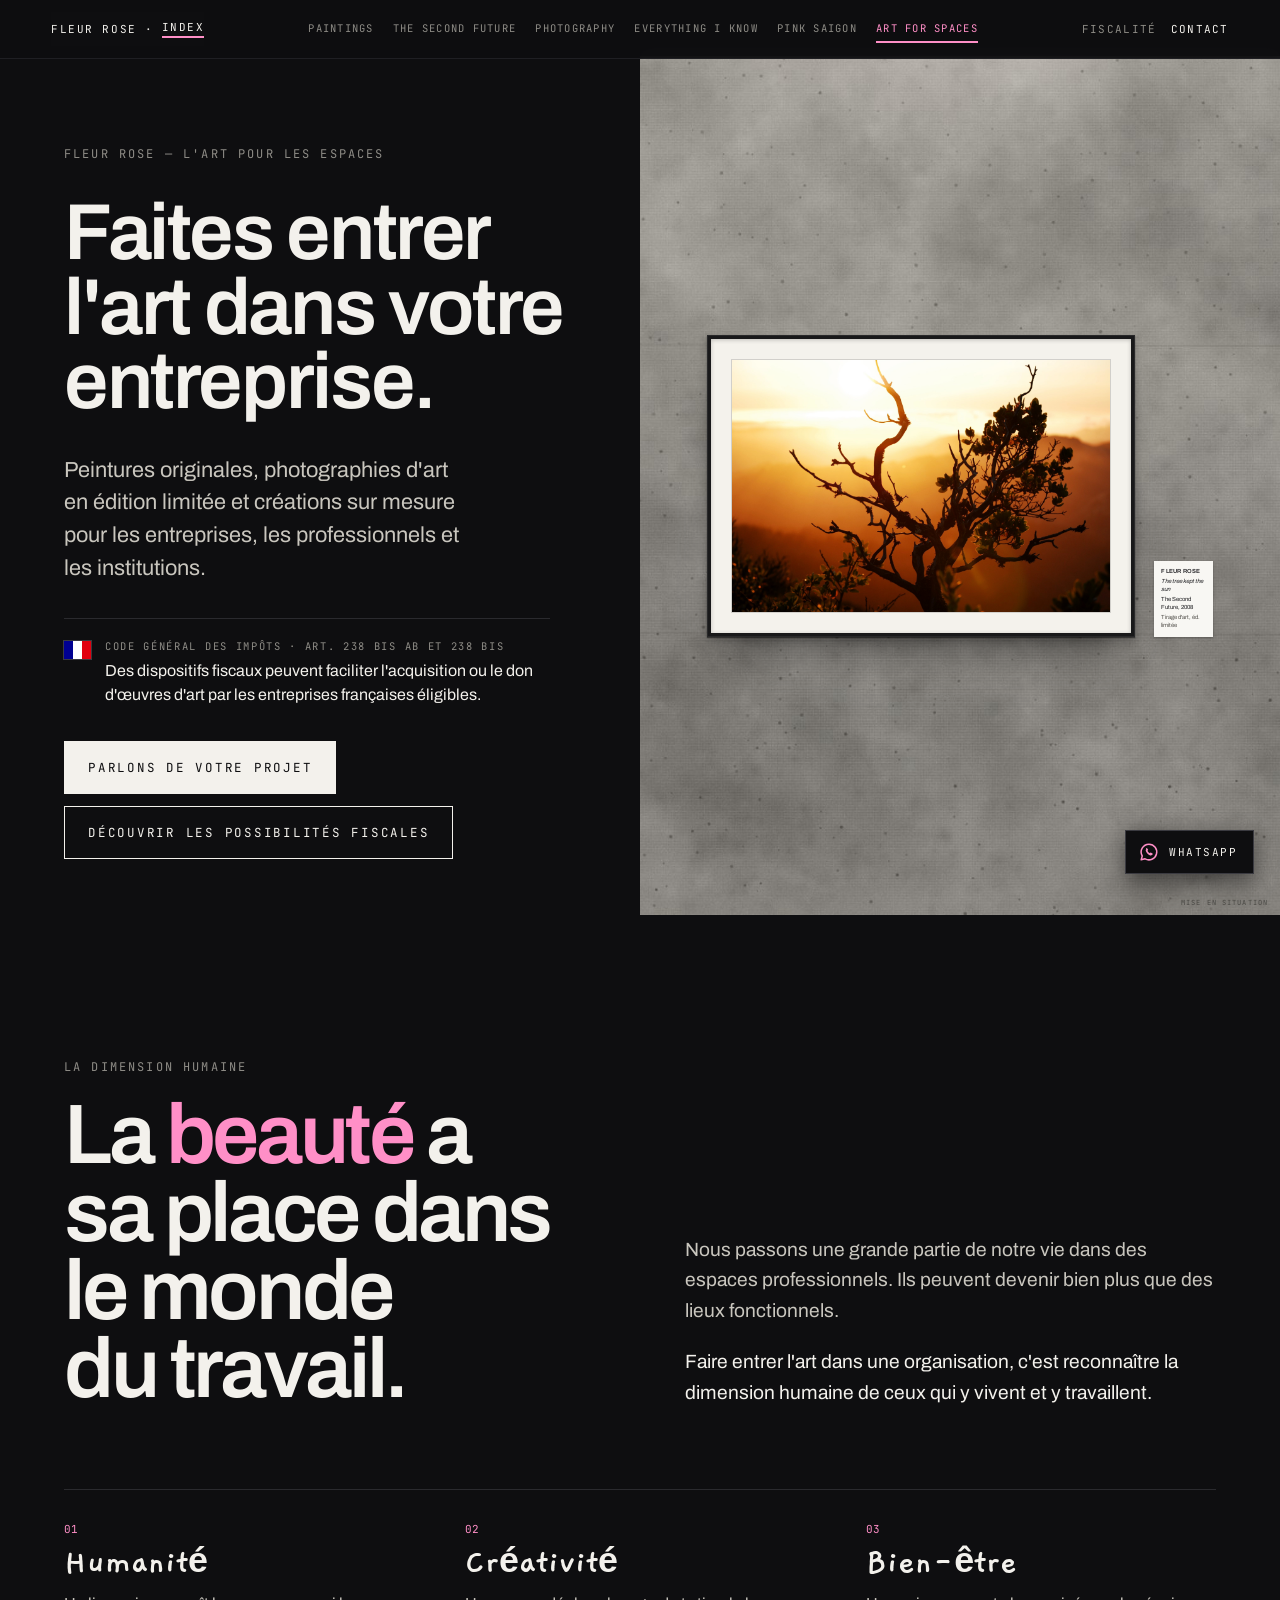
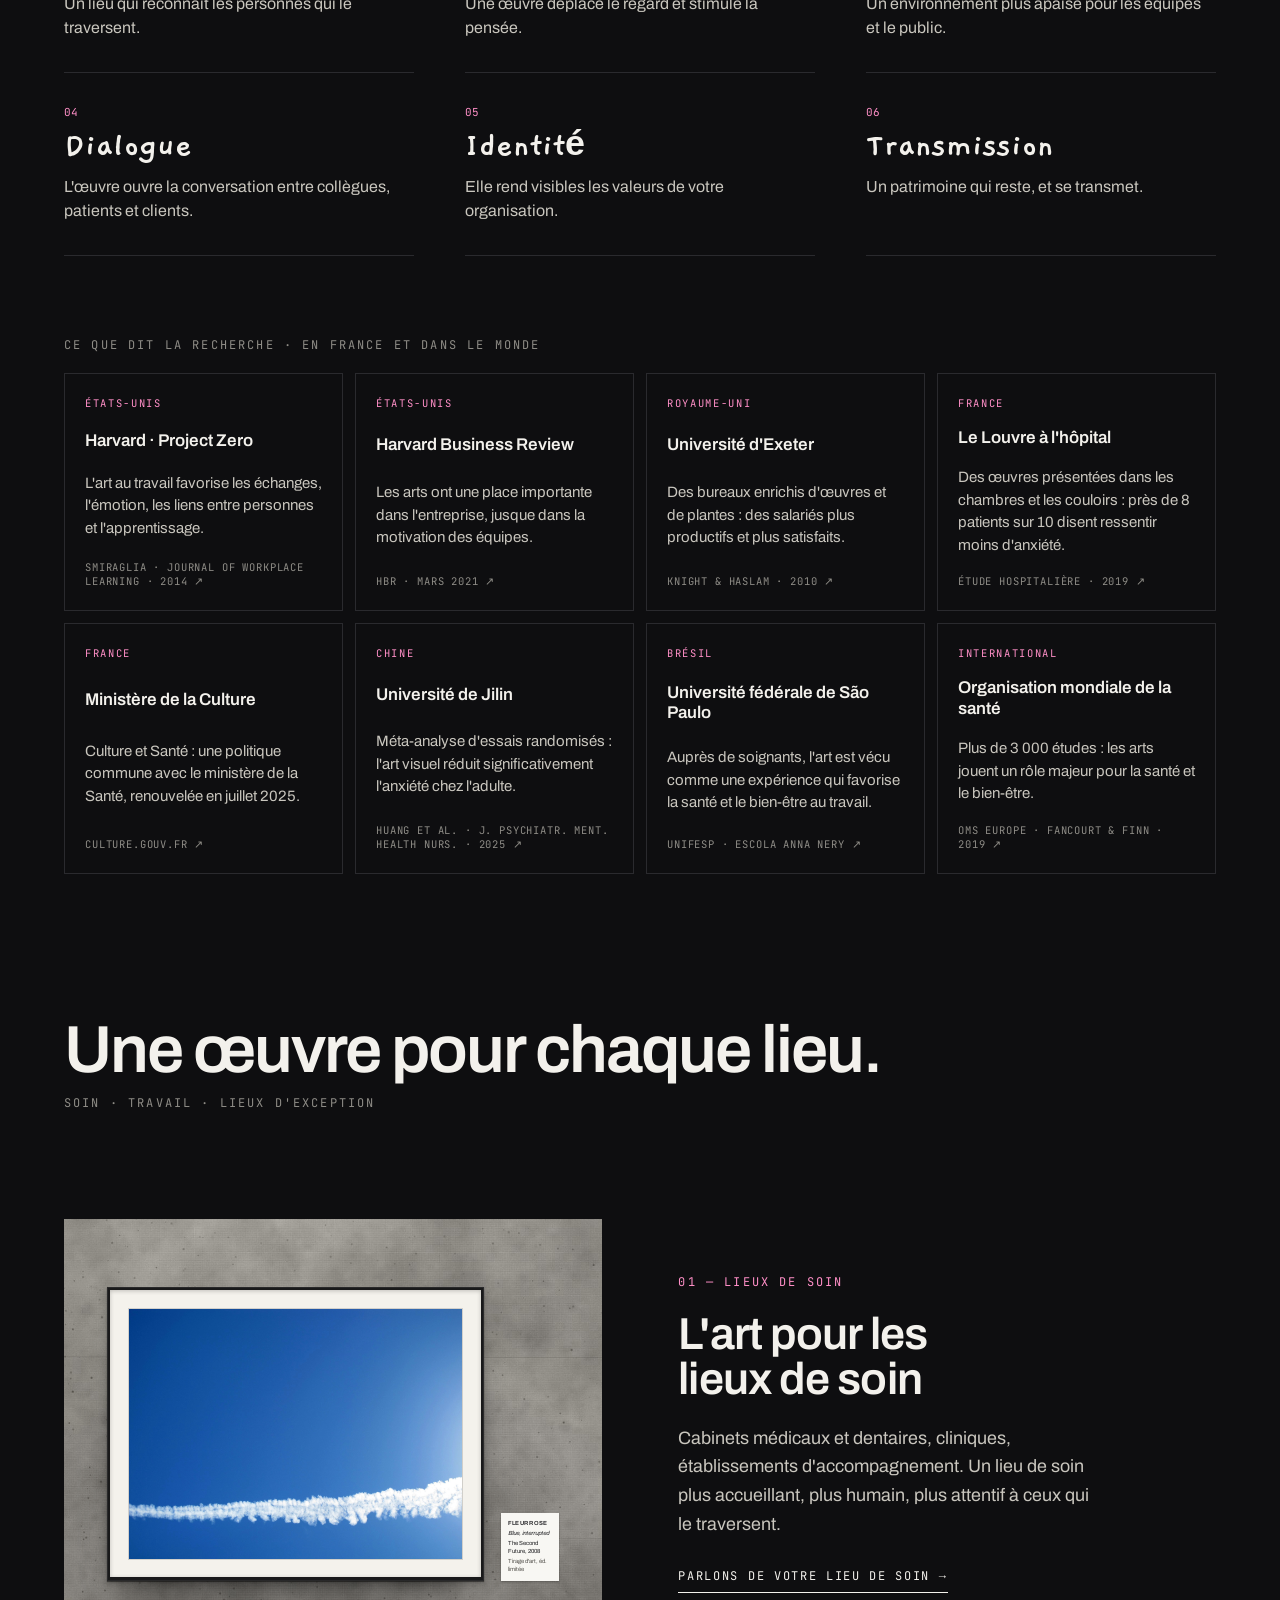
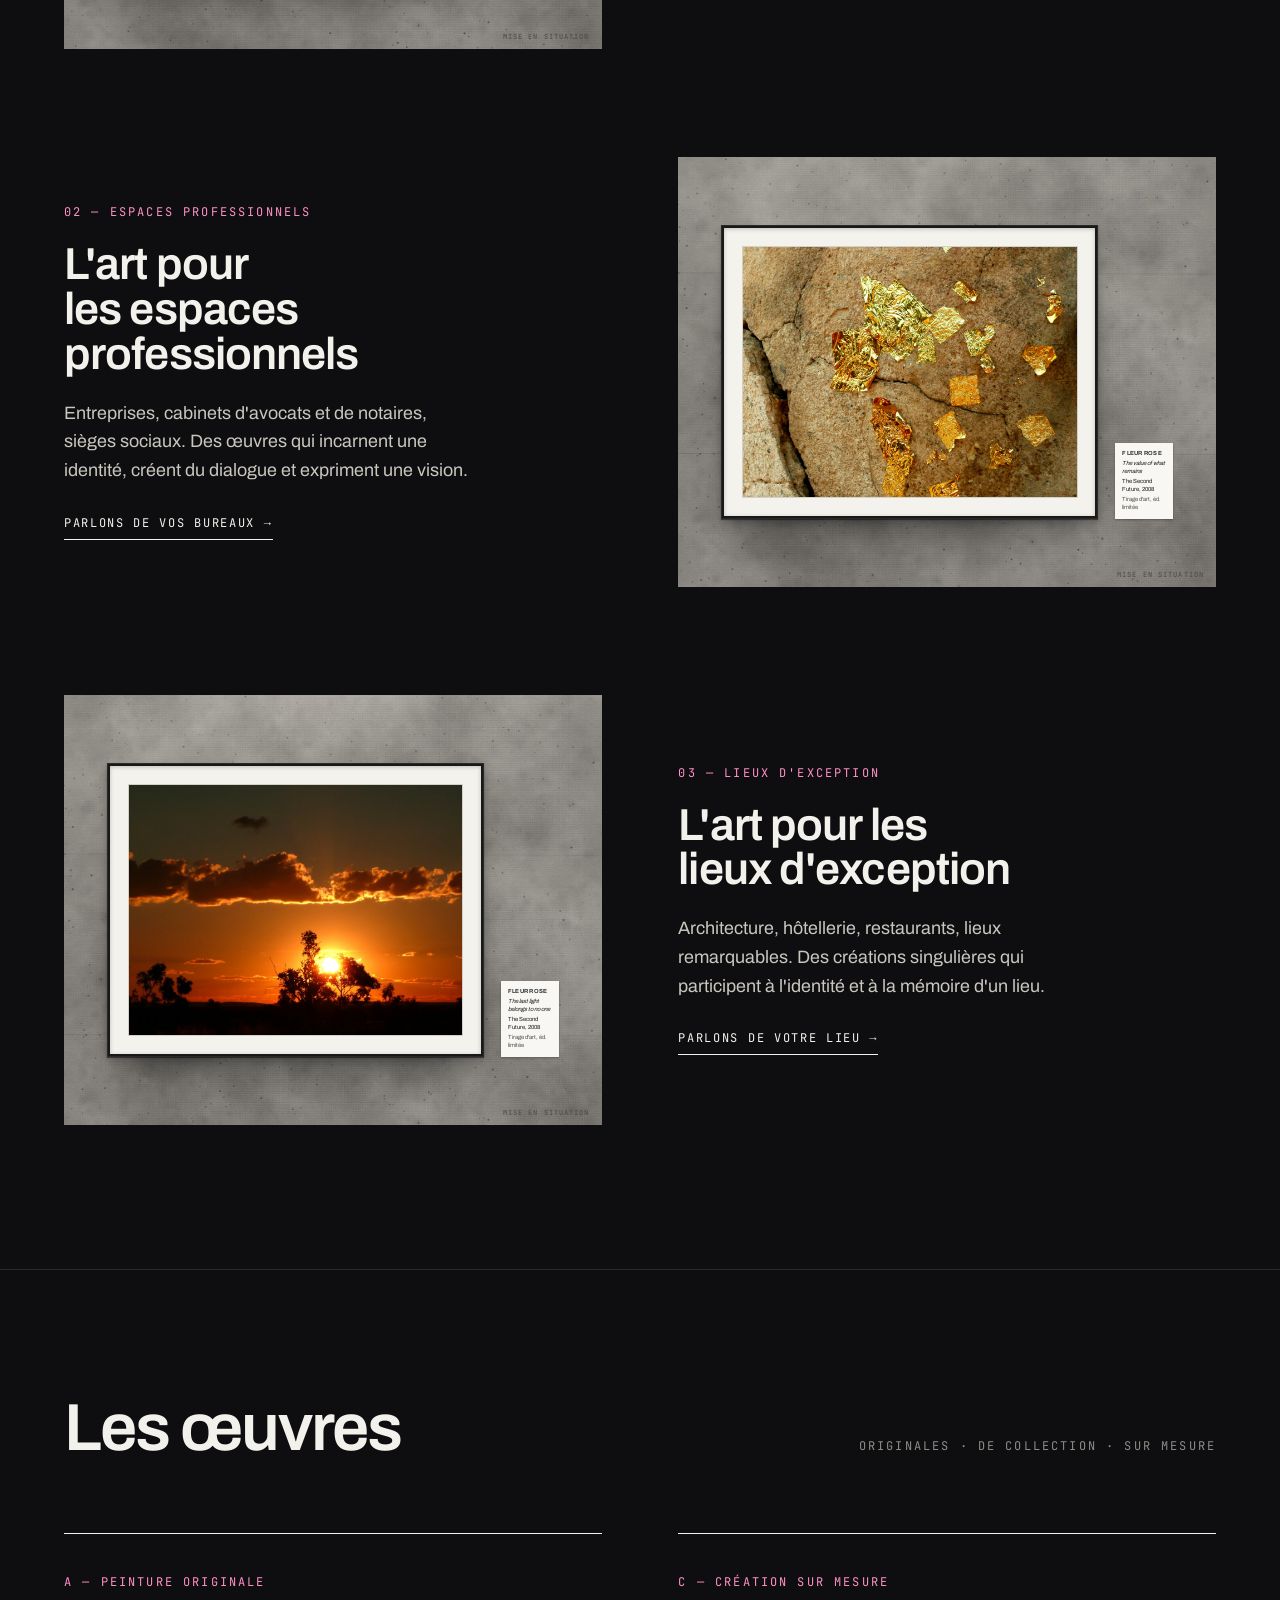
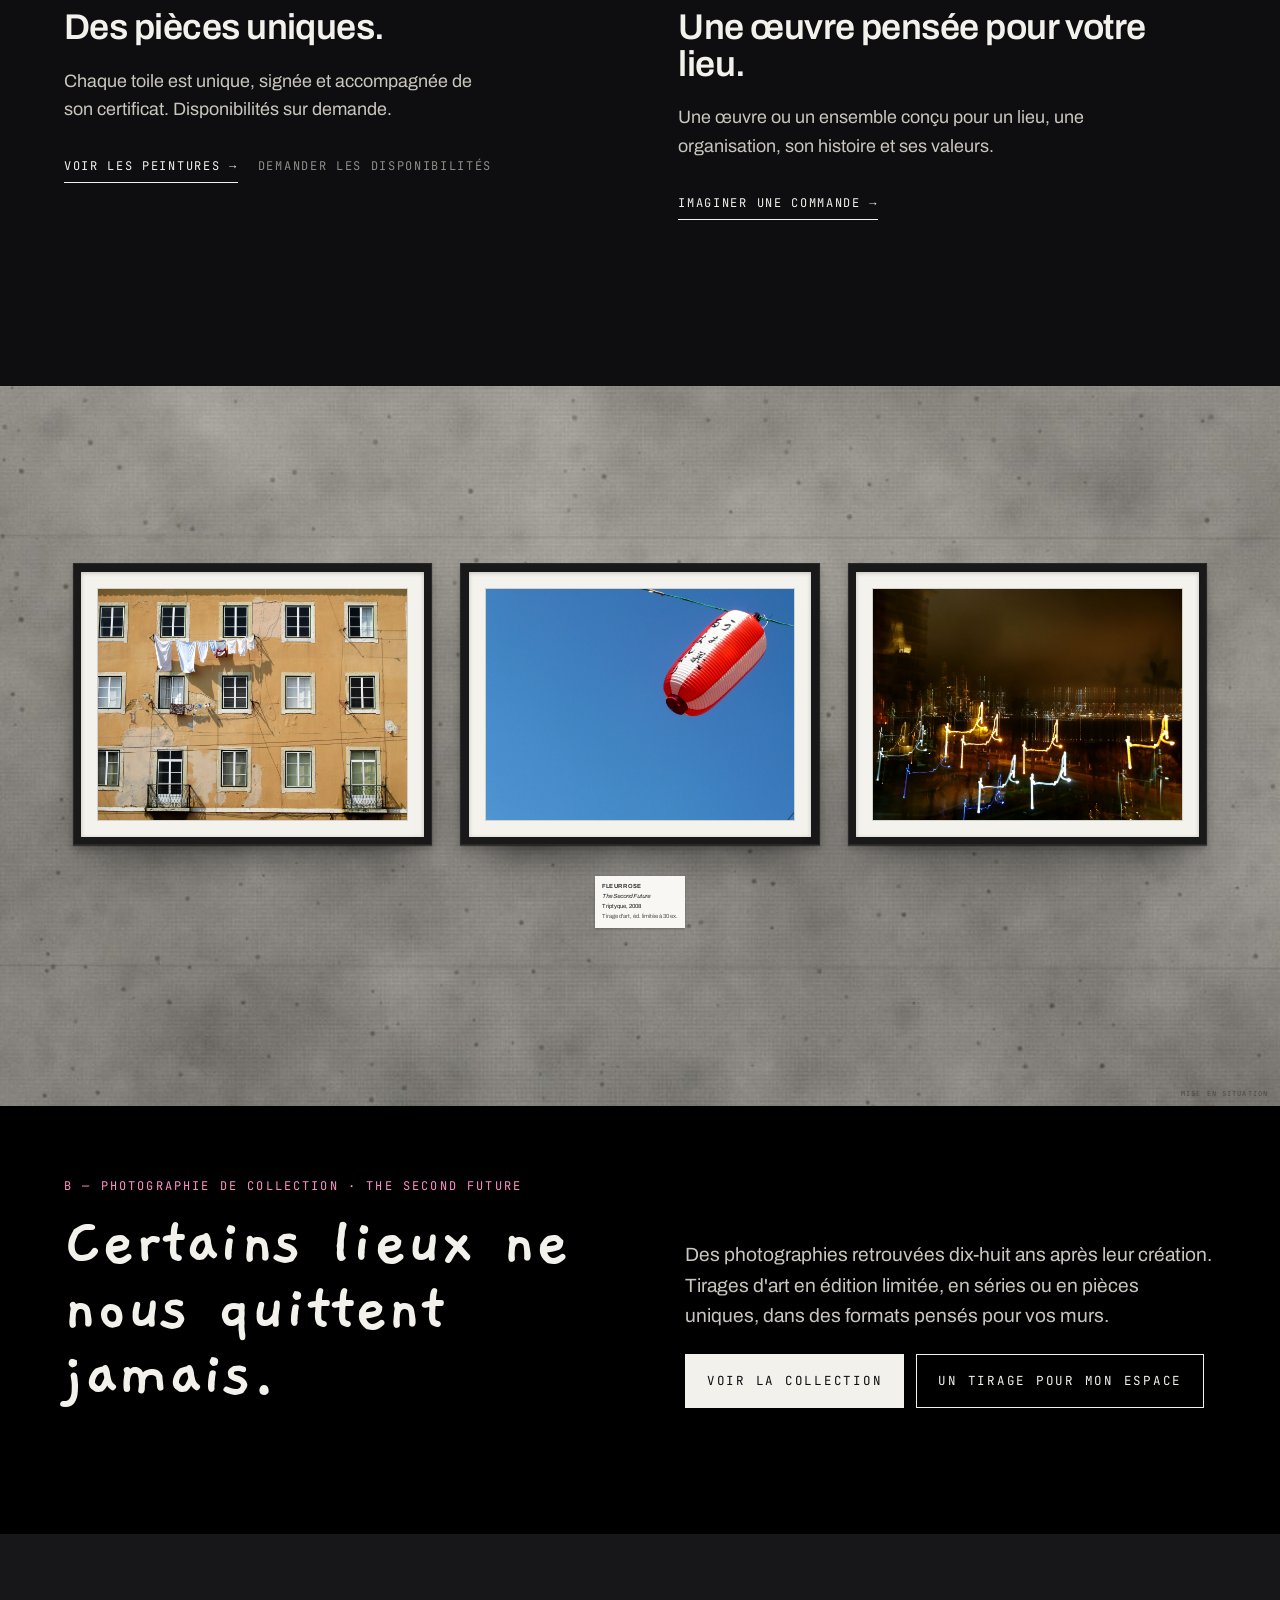
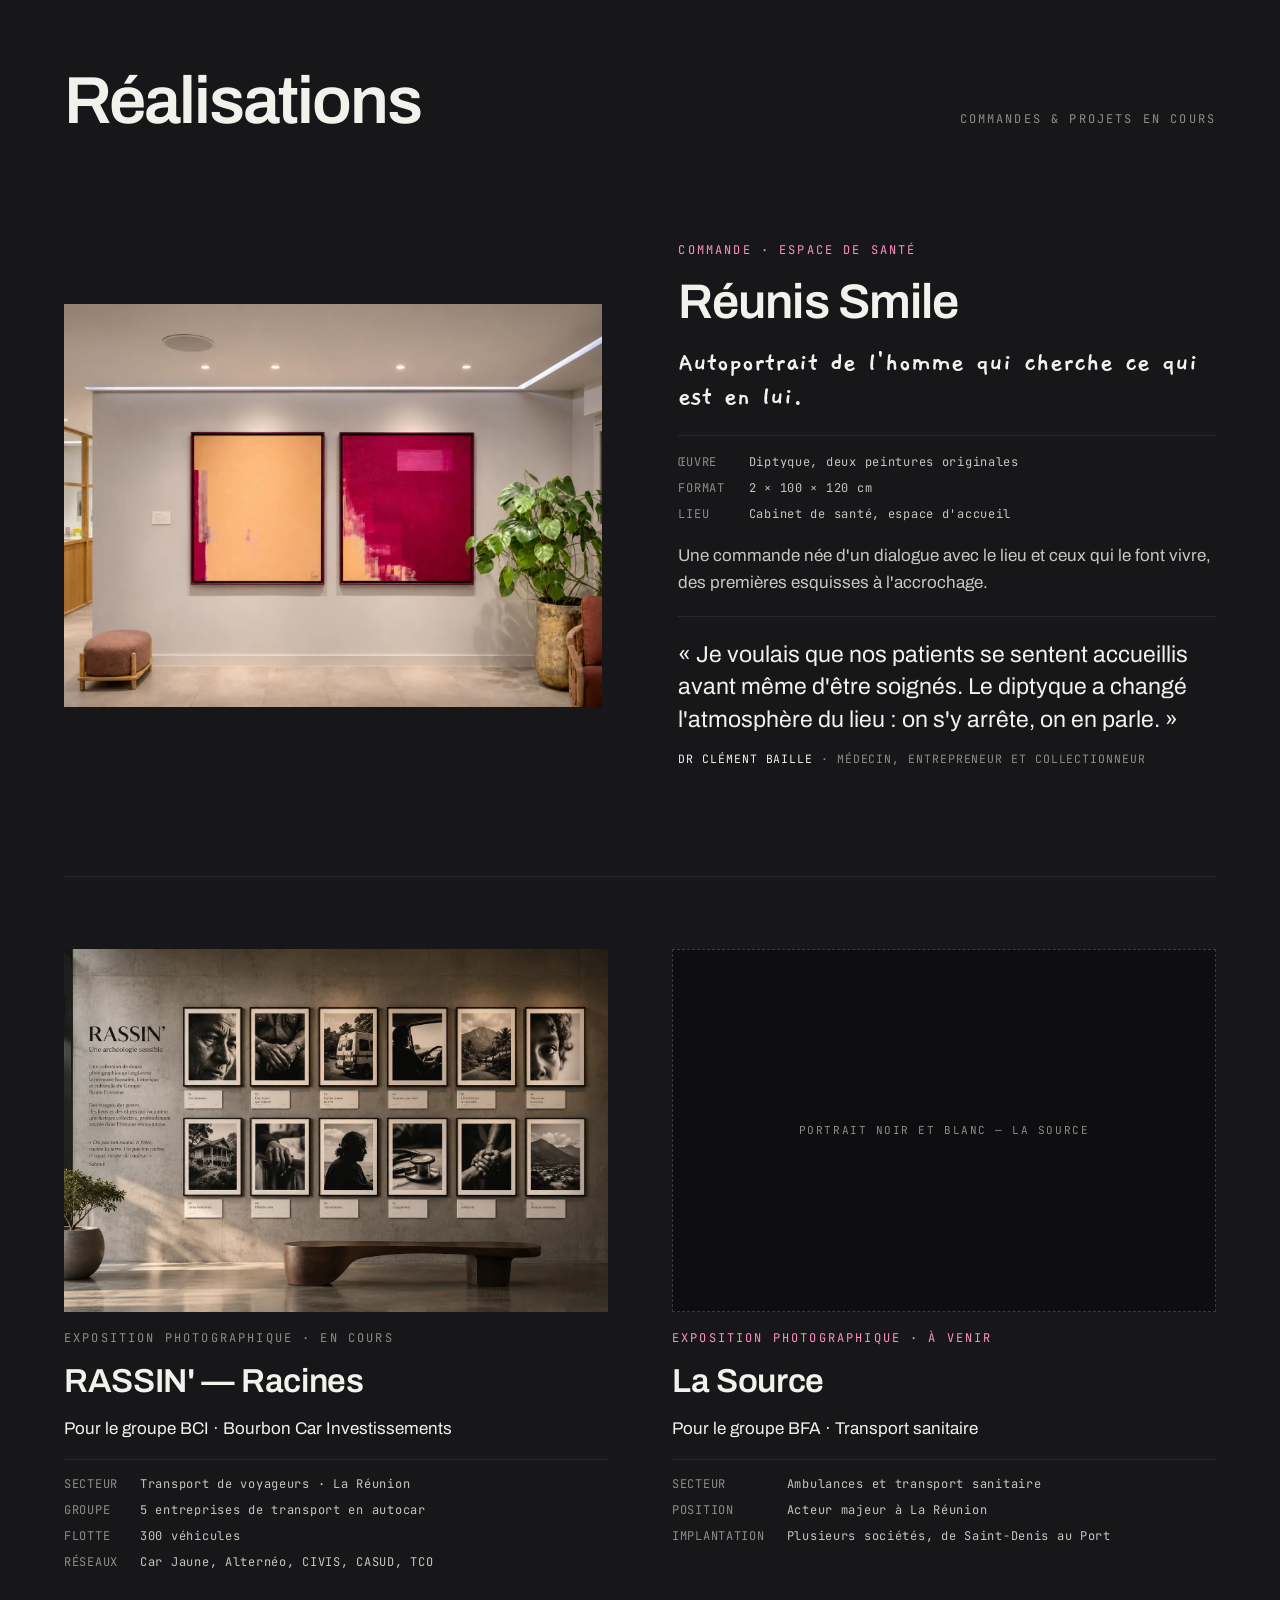
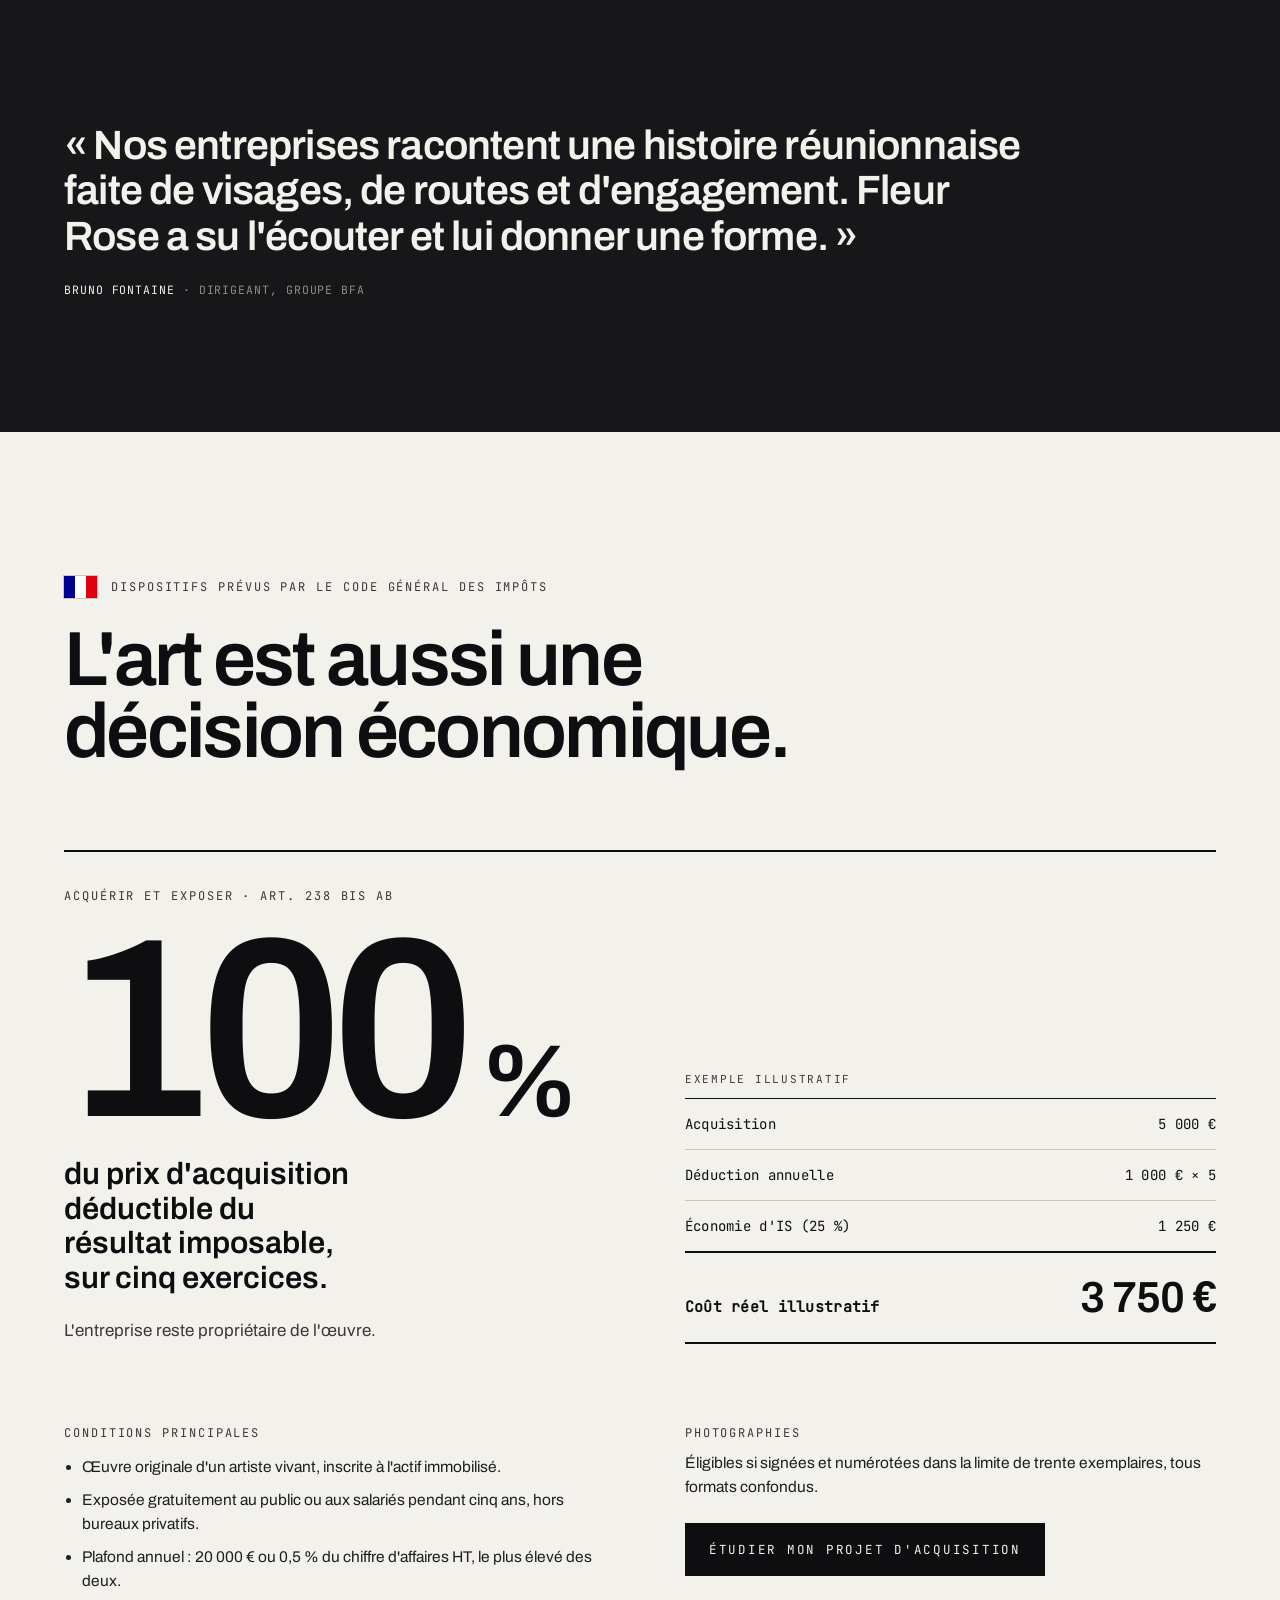
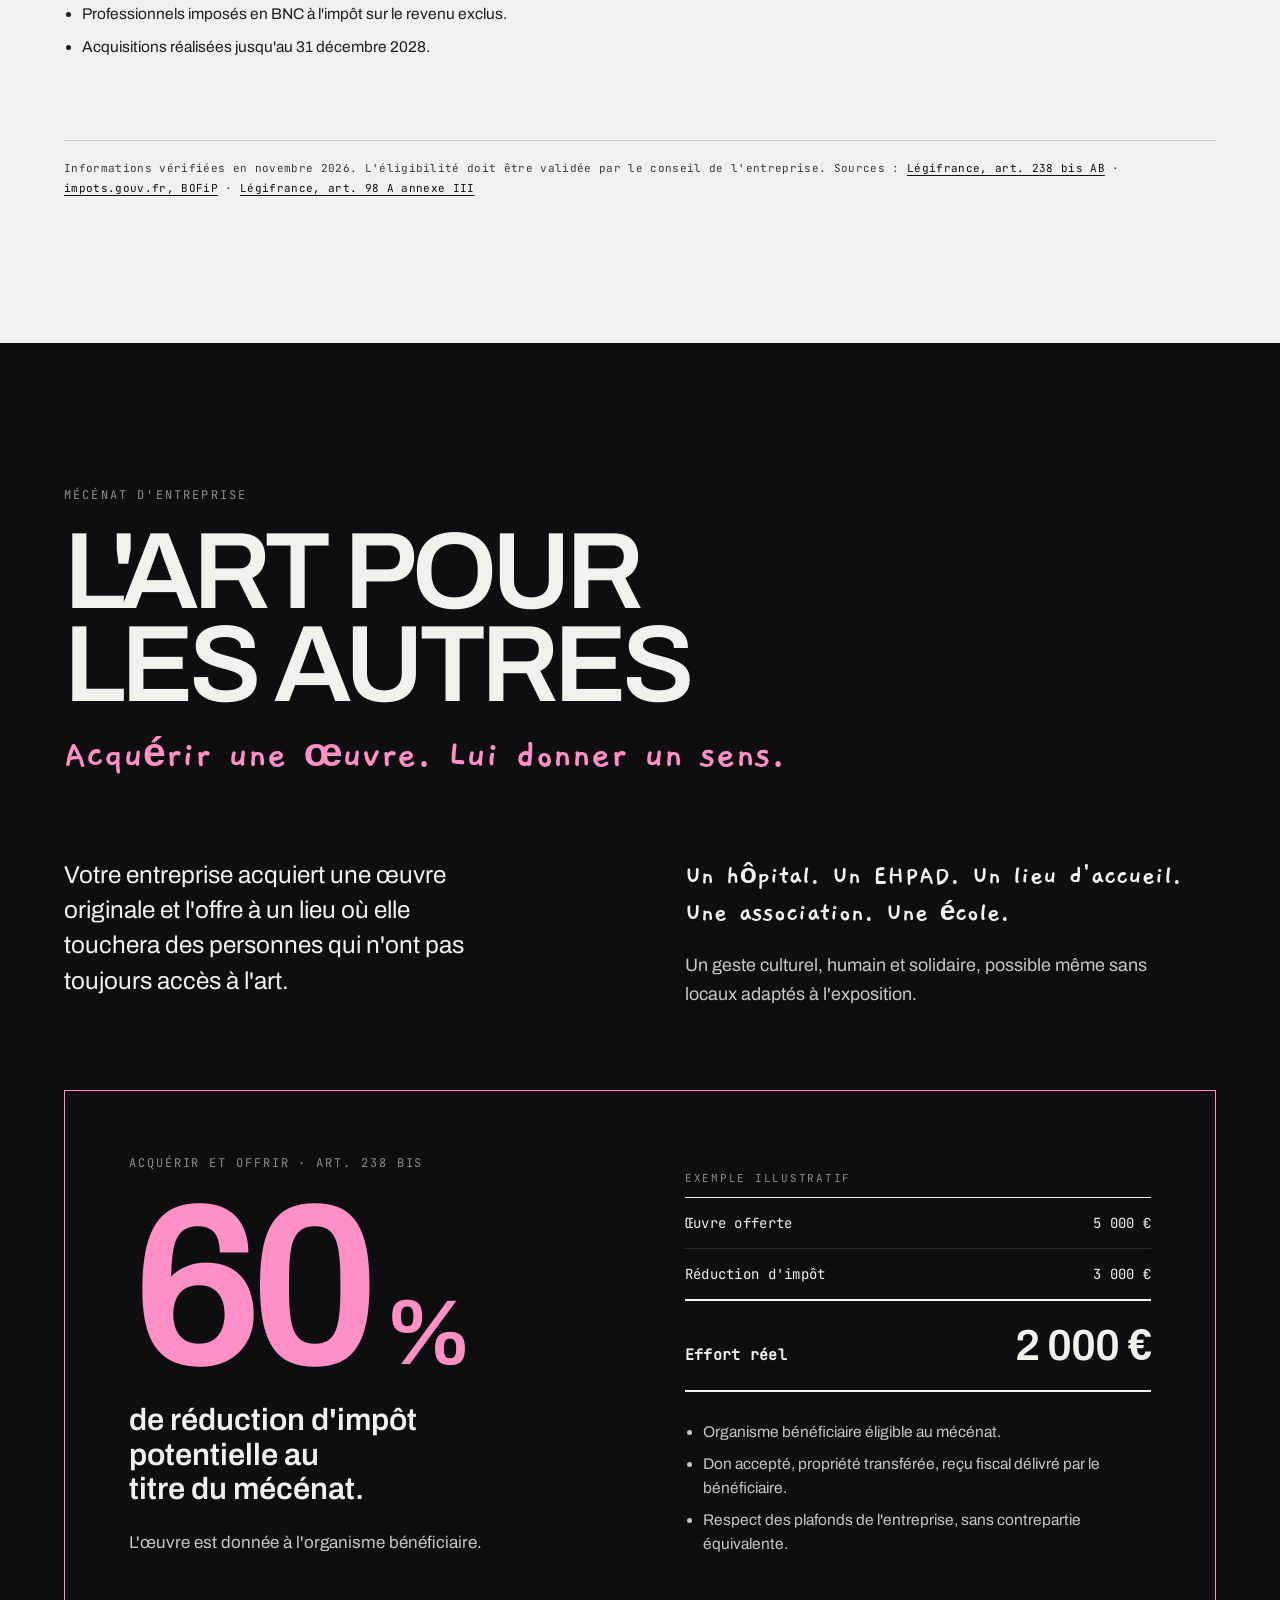
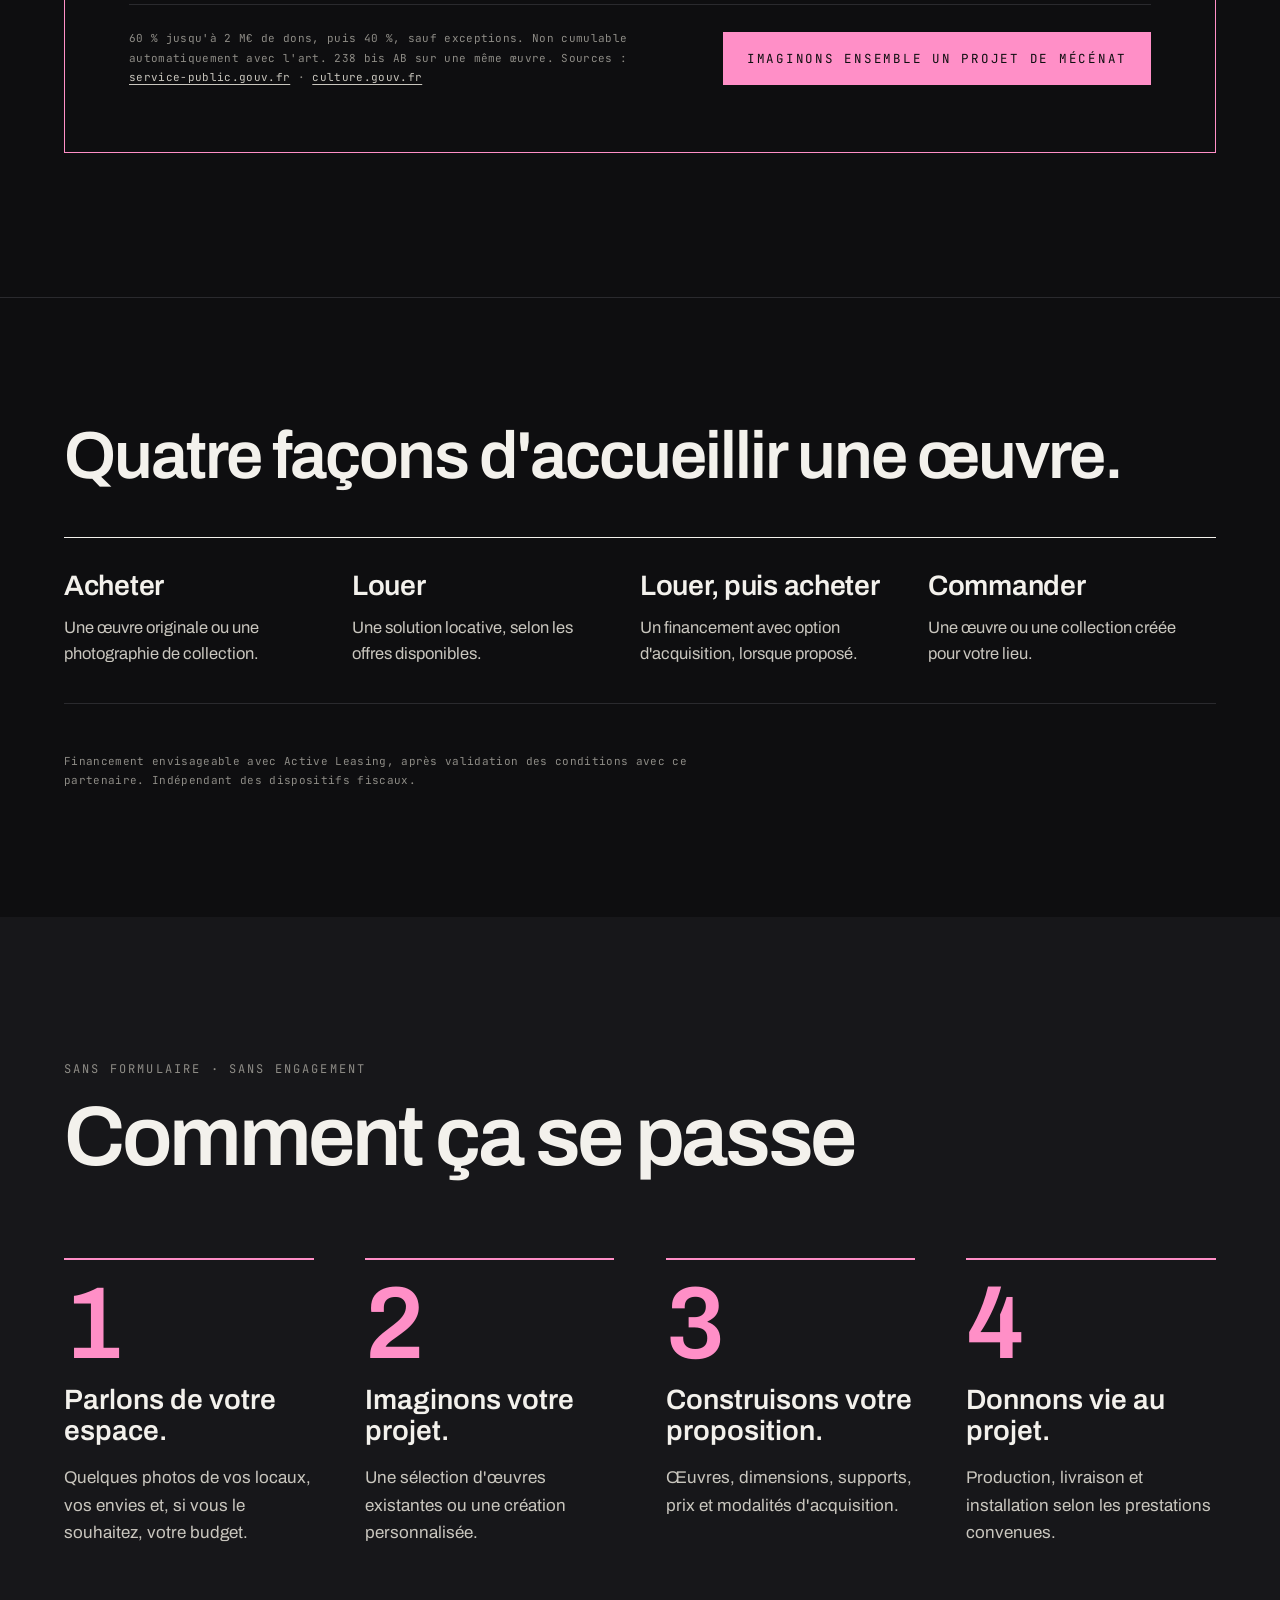
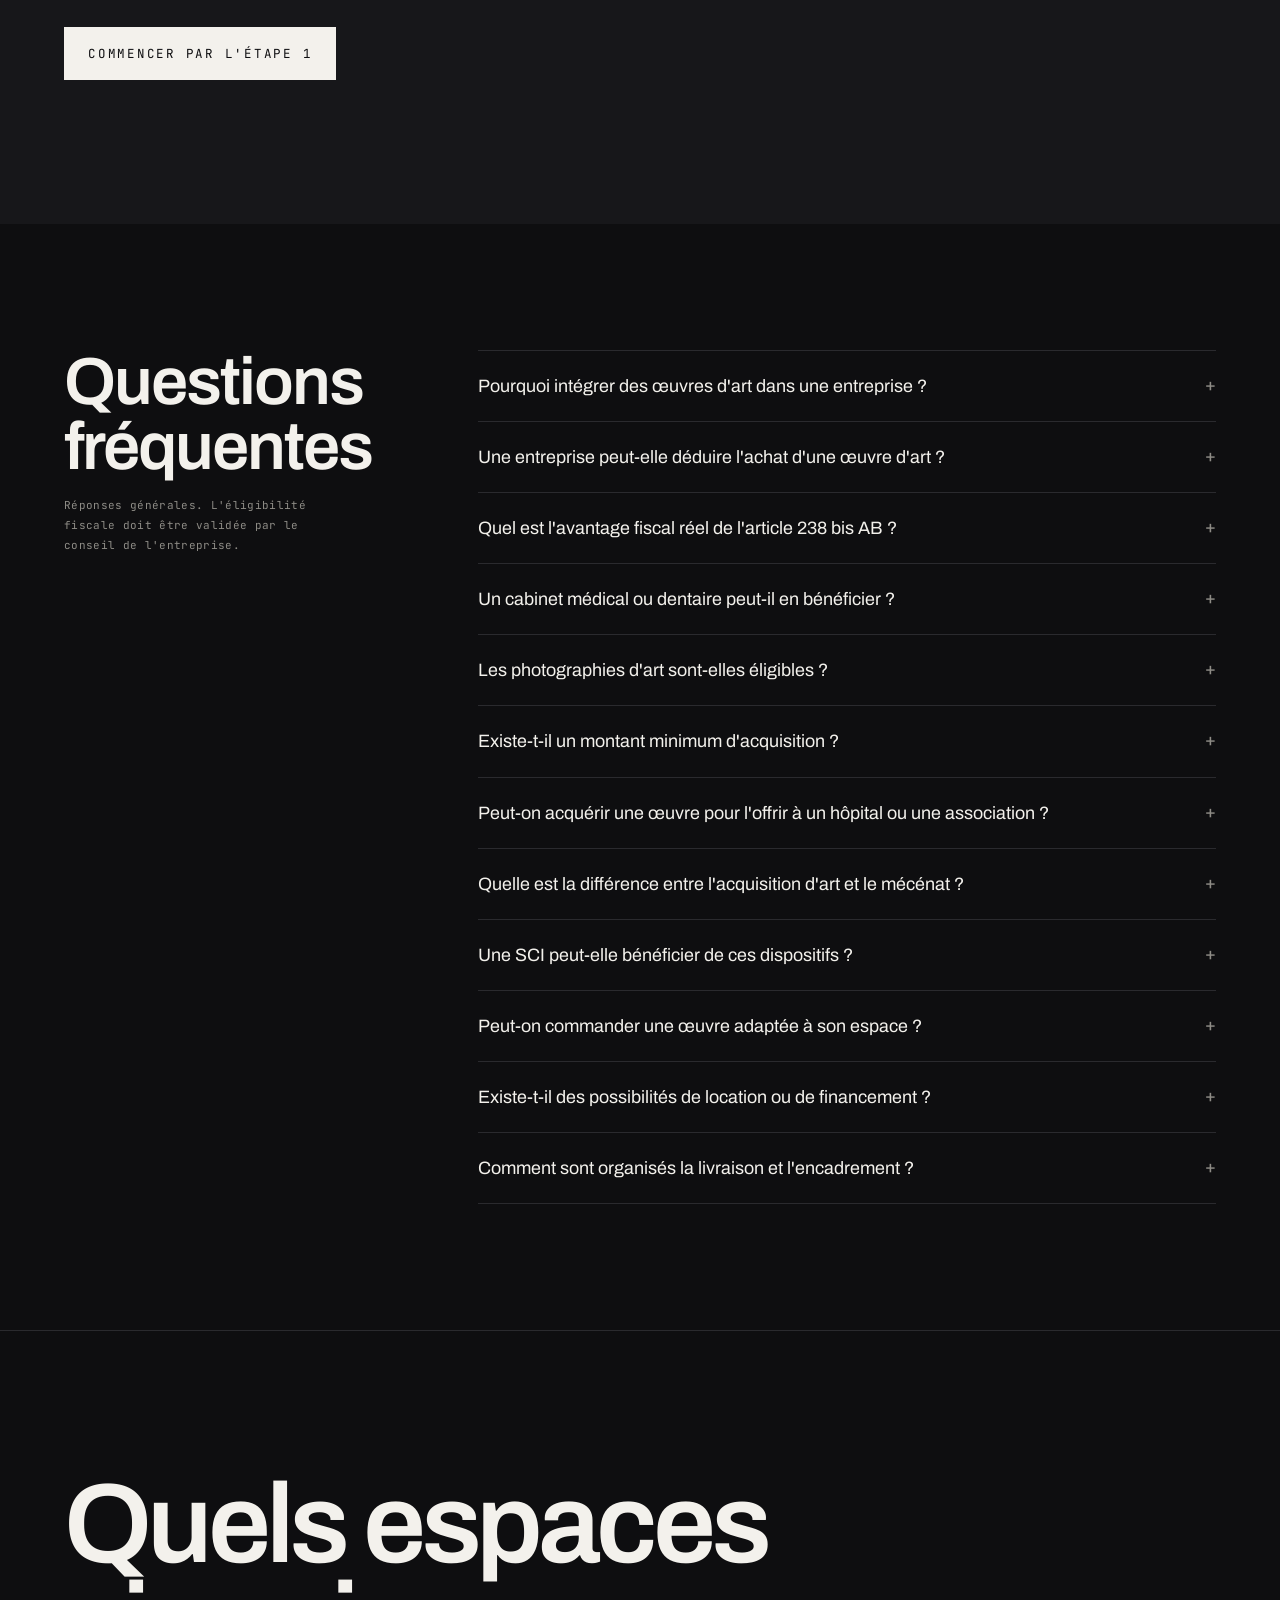
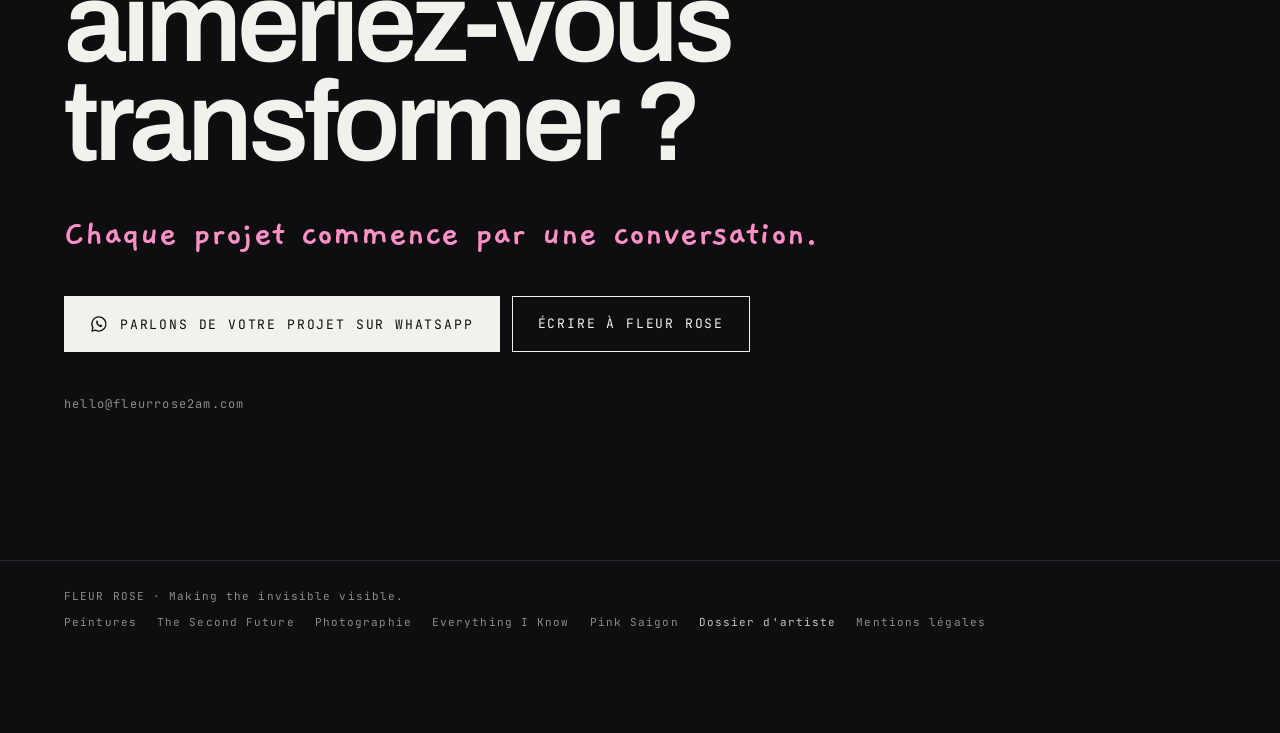
<file: art-for-spaces.html>
<!DOCTYPE html>
<html lang="fr">
<head>
  <meta charset="utf-8">
  <meta name="viewport" content="width=device-width, initial-scale=1">
  <title>Art en entreprise &amp; fiscalité | FLEUR ROSE</title>
  <meta name="description" content="Peintures originales, photographies d'art et commandes sur mesure pour les entreprises. Découvrez les possibilités d'acquisition, de financement et de mécénat.">
  <link rel="canonical" href="https://www.fleurrose2am.com/art-for-spaces.html">
  <meta name="robots" content="index, follow, max-image-preview:large">
  <meta property="og:site_name" content="FLEUR ROSE — Art for Spaces">
  <meta property="og:title" content="Art en entreprise &amp; fiscalité | FLEUR ROSE">
  <meta property="og:description" content="Peintures originales, photographies d'art en édition limitée et commandes sur mesure pour les entreprises, les professionnels et les institutions.">
  <meta property="og:url" content="https://www.fleurrose2am.com/art-for-spaces.html">
  <meta property="og:type" content="website">
  <meta property="og:image" content="https://www.fleurrose2am.com/img/spaces/ea554a39-09de-4b54-a90c-47f9e94616b5.jpg">
  <meta name="theme-color" content="#0E0E10">
  <link rel="preload" href="fonts/PermanentMarker-400-latin.woff2" as="font" type="font/woff2" crossorigin>
  <link rel="preload" href="fonts/Archivo-400-latin.woff2" as="font" type="font/woff2" crossorigin>
  <link rel="preload" href="fonts/Gaegu-700-latin.woff2" as="font" type="font/woff2" crossorigin>
  <link rel="preload" href="fonts/JetBrainsMono-400-latin.woff2" as="font" type="font/woff2" crossorigin>
  <link rel="stylesheet" href="css/main.css?v=14">
  <style>
    summary::-webkit-details-marker { display: none; }
    details[open] .faq-plus { transform: rotate(45deg); }
    .reading-card {
      display: flex;
      flex-direction: column;
      justify-content: space-between;
      gap: 18px;
      padding: 22px 20px;
      border: 1px solid #2A2A2E;
      background: #0E0E10;
      color: #F3F1EC;
      min-height: 220px;
      transition: transform 0.25s ease, border-color 0.25s ease, background 0.25s ease;
      position: relative;
    }
    .reading-card:hover {
      transform: scale(1.03);
      border-color: #FF8FC7;
      background: #151518;
      z-index: 2;
      color: #F3F1EC;
    }
  </style>
</head>
<body style="background:#0E0E10; color:#F3F1EC;">

  <header class="fixed-nav" style="border-bottom:1px solid #1F1F23;">
    <button type="button" id="menu-toggle" aria-haspopup="dialog" style="background:#0E0E10; border:0; cursor:pointer; font-family:'JetBrains Mono',monospace; font-size:11px; letter-spacing:0.14em; color:#F3F1EC; padding:8px 0;">
      <span class="menu-bars-icon" aria-hidden="true"><svg width="16" height="16" viewBox="0 0 24 24" fill="none" stroke="currentColor" stroke-width="2" stroke-linecap="round"><line x1="3" y1="6" x2="21" y2="6"></line><line x1="3" y1="12" x2="21" y2="12"></line><line x1="3" y1="18" x2="21" y2="18"></line></svg></span>FLEUR ROSE · <span style="border-bottom:2px solid #FF8FC7; padding-bottom:2px">INDEX</span>
    </button>
    <nav class="nav-desktop-links" aria-label="Primary navigation">
      <a href="index.html#paintings">PAINTINGS</a>
      <a href="the-second-future.html">THE SECOND FUTURE</a>
      <a href="photography.html">PHOTOGRAPHY</a>
      <a href="everything-i-know-i-owe-to-others.html">EVERYTHING I KNOW</a>
      <a href="pink-saigon.html">PINK SAIGON</a>
      <a href="art-for-spaces.html" class="active-page-link" style="color:#FF8FC7; border-color:#FF8FC7;">ART FOR SPACES</a>
    </nav>
    <div class="nav-right">
      <a href="#fiscalite" class="font-mono nav-secondary" style="font-size:11px; letter-spacing:0.12em; color:#8E8C86;">FISCALITÉ</a>
      <a href="#contact" class="font-mono nav-secondary" style="font-size:11px; letter-spacing:0.12em; color:#F3F1EC;">CONTACT</a>
    </div>
  </header>

  <div id="menu-overlay" class="menu-overlay" role="dialog" aria-modal="true" aria-label="Index">
    <div style="display:flex; justify-content:space-between; align-items:center; font-family:'JetBrains Mono',monospace; font-size:11px; letter-spacing:0.14em; color:#8E8C86;">
      <span>FLEUR ROSE · ART TO STAY ALIVE</span>
      <button type="button" id="menu-close" style="background:none; border:0; cursor:pointer; font-family:'JetBrains Mono',monospace; font-size:11px; letter-spacing:0.14em; color:#F3F1EC; padding:12px 4px;">CLOSE ✕</button>
    </div>
    <ol style="list-style:none; margin:0; padding:0; display:flex; flex-direction:column; gap:clamp(14px, 2.5vh, 26px);">
      <li class="menu-item">
        <a href="index.html" class="font-marker menu-link-main">PAINTINGS</a>
        <span class="font-mono menu-link-sub">Selected works 2026</span>
      </li>
      <li class="menu-item">
        <a href="the-second-future.html" class="font-marker menu-link-main">THE SECOND FUTURE</a>
        <span class="font-mono menu-link-sub">Christmas Edition · Saigon</span>
      </li>
      <li class="menu-item">
        <a href="photography.html" class="font-marker menu-link-main">PHOTOGRAPHY</a>
        <span class="font-mono menu-link-sub">35 numbered works · 2008–2015</span>
      </li>
      <li class="menu-item">
        <a href="everything-i-know-i-owe-to-others.html" class="font-marker menu-link-main">EVERYTHING I KNOW</a>
        <span class="font-mono menu-link-sub">Open door archive · For curators</span>
      </li>
      <li class="menu-item">
        <a href="pink-saigon.html" class="font-marker menu-link-main">PINK SAIGON</a>
        <span class="font-mono menu-link-sub">The creative practice</span>
      </li>
      <li class="menu-item">
        <a href="art-for-spaces.html" class="font-marker menu-link-main active-page-link" style="color:#FF8FC7; border-color:#FF8FC7;">ART FOR SPACES</a>
        <span class="font-mono menu-link-sub">Art en entreprise &amp; fiscalité</span>
      </li>
      <li class="menu-item">
        <a href="dossier-portofolio-fleur-rose.html" target="_blank" rel="noopener" class="font-mono" style="font-size:13px; letter-spacing:0.14em; color:#C9C6BE; padding-top:16px;">ARTIST PORTFOLIO</a>
      </li>
      <li class="menu-item">
        <a href="legal.html" class="font-mono" style="font-size:13px; letter-spacing:0.14em; color:#8E8C86; padding-top:6px;">LEGAL NOTICE &amp; TERMS</a>
      </li>
    </ol>
  </div>

  <section style="min-height:100svh; box-sizing:border-box; padding:56px 0 0; display:grid; grid-template-columns:repeat(auto-fit, minmax(min(100%, 460px), 1fr)); align-items:stretch;">
    <div style="padding:clamp(48px, 10vh, 120px) clamp(22px, 5vw, 88px) 56px; display:flex; flex-direction:column; justify-content:center; gap:34px; max-width:720px;">
      <span class="font-mono" style="font-size:12px; letter-spacing:0.18em; color:#8E8C86;">FLEUR ROSE — L'ART POUR LES ESPACES</span>
      <h1 style="margin:0; font-weight:600; font-size:clamp(42px, 6.2vw, 96px); line-height:0.94; letter-spacing:-0.03em; text-wrap:balance;">Faites entrer l'art dans votre entreprise.</h1>
      <p style="margin:0; font-size:clamp(19px, 1.7vw, 23px); line-height:1.5; color:#C9C6BE; max-width:34ch; text-wrap:pretty;">Peintures originales, photographies d'art en édition limitée et créations sur mesure pour les entreprises, les professionnels et les institutions.</p>
      <div style="display:flex; align-items:flex-start; gap:14px; border-top:1px solid #2A2A2E; padding-top:20px; max-width:54ch;">
        <span aria-hidden="true" style="flex:none; display:flex; width:27px; height:18px; margin-top:2px; box-shadow:0 0 0 1px #3A3A40;"><span style="flex:1; background:#000091;"></span><span style="flex:1; background:#FFFFFF;"></span><span style="flex:1; background:#E1000F;"></span></span>
        <div style="display:flex; flex-direction:column; gap:6px;">
          <span class="font-mono" style="font-size:10.5px; letter-spacing:0.16em; color:#8E8C86;">CODE GÉNÉRAL DES IMPÔTS · ART. 238 BIS AB ET 238 BIS</span>
          <span style="font-size:16px; line-height:1.5; color:#F3F1EC;">Des dispositifs fiscaux peuvent faciliter l'acquisition ou le don d'œuvres d'art par les entreprises françaises éligibles.</span>
        </div>
      </div>
      <div style="display:flex; flex-wrap:wrap; gap:12px;">
        <a data-wa-msg="Bonjour, je découvre ART FOR SPACES et souhaiterais échanger sur l'acquisition d'une œuvre ou la création d'un projet artistique pour mon organisation." href="https://wa.me/262692566598" target="_blank" rel="noopener" class="font-mono" style="font-size:12.5px; letter-spacing:0.14em; color:#0E0E10; background:#F3F1EC; padding:18px 24px;">PARLONS DE VOTRE PROJET</a>
        <a href="#fiscalite" class="font-mono" style="font-size:12.5px; letter-spacing:0.14em; color:#F3F1EC; border:1px solid #F3F1EC; padding:17px 23px;">DÉCOUVRIR LES POSSIBILITÉS FISCALES</a>
      </div>
    </div>
    <figure style="margin:0; position:relative; min-height:62svh; background:#A7A39C url('img/spaces/be653e5c-4326-4170-9cdd-9f820ba9caad.jpg') center / cover no-repeat; display:flex; align-items:center; justify-content:center; padding:8% 6%; box-sizing:border-box; overflow:hidden;">
      <div style="width:100%; display:flex; align-items:flex-end; justify-content:center; gap:3.5%;">
        <div style="width:76%; flex:none; background:#19191A; padding:0.7%; box-shadow:inset 0 0 0 1px rgba(255,255,255,0.07),0 1px 1px rgba(0,0,0,0.45),0 4px 8px rgba(0,0,0,0.2),0 26px 44px -20px rgba(0,0,0,0.55);">
          <div style="background:#F4F2EC; padding:5%; box-shadow:inset 0 1px 4px rgba(0,0,0,0.22);">
            <img src="img/spaces/ea554a39-09de-4b54-a90c-47f9e94616b5.jpg" alt="The tree kept the sun — silhouette d'arbre dans une lumière dorée, photographie de la collection THE SECOND FUTURE" style="display:block; width:100%; aspect-ratio:3/2; object-fit:cover; box-shadow:0 0 0 1px rgba(0,0,0,0.14);">
          </div>
        </div>
        <div style="flex:none; width:10.5%; min-width:58px; background:#F8F7F3; padding:clamp(5px, 0.55vw, 9px); display:flex; flex-direction:column; gap:2px; font-family:'Archivo',sans-serif; font-size:clamp(5.5px, 0.46vw, 8px); line-height:1.35; color:#1E1E21; box-shadow:0 1px 2px rgba(0,0,0,0.28);">
          <b style="font-weight:600; letter-spacing:0.04em;">FLEUR ROSE</b>
          <span><i>The tree kept the sun</i></span>
          <span>The Second Future, 2008</span>
          <span style="color:#55534E;">Tirage d'art, éd. limitée</span>
        </div>
      </div>
      <figcaption class="font-mono" style="position:absolute; right:12px; bottom:8px; font-size:7px; letter-spacing:0.16em; color:#4A4945;">MISE EN SITUATION</figcaption>
    </figure>
  </section>

  <section id="dimension-humaine" style="padding:clamp(100px, 16vh, 190px) clamp(22px, 5vw, 88px); display:flex; flex-direction:column; gap:clamp(56px, 9vh, 96px);">
    <div style="display:grid; grid-template-columns:repeat(auto-fit, minmax(min(100%, 420px), 1fr)); gap:48px clamp(40px, 7vw, 120px); align-items:end;">
      <div style="display:flex; flex-direction:column; gap:22px;">
        <span class="font-mono" style="font-size:12px; letter-spacing:0.18em; color:#8E8C86;">LA DIMENSION HUMAINE</span>
        <h2 style="margin:0; font-weight:600; font-size:clamp(44px, 6.6vw, 114px); line-height:0.92; letter-spacing:-0.04em; text-wrap:balance;">La <span style="color:#FF8FC7;">beauté</span> a sa place dans le monde du travail.</h2>
      </div>
      <div style="display:flex; flex-direction:column; gap:20px; font-size:clamp(18px, 1.5vw, 21px); line-height:1.6; color:#C9C6BE; max-width:52ch; text-wrap:pretty;">
        <p style="margin:0;">Nous passons une grande partie de notre vie dans des espaces professionnels. Ils peuvent devenir bien plus que des lieux fonctionnels.</p>
        <p style="margin:0; color:#F3F1EC;">Faire entrer l'art dans une organisation, c'est reconnaître la dimension humaine de ceux qui y vivent et y travaillent.</p>
      </div>
    </div>

    <ol style="list-style:none; margin:0; padding:0; display:grid; grid-template-columns:repeat(auto-fit, minmax(min(100%, 300px), 1fr)); column-gap:clamp(32px, 4vw, 64px); border-top:1px solid #2A2A2E;">
      <li style="display:flex; flex-direction:column; gap:10px; padding:32px 0; border-bottom:1px solid #2A2A2E;"><span class="font-mono" style="font-size:11px; color:#FF8FC7;">01</span><span class="font-hand" style="font-weight:700; font-size:clamp(30px, 2.8vw, 40px); line-height:1;">Humanité</span><span style="font-size:16px; line-height:1.5; color:#C9C6BE;">Un lieu qui reconnaît les personnes qui le traversent.</span></li>
      <li style="display:flex; flex-direction:column; gap:10px; padding:32px 0; border-bottom:1px solid #2A2A2E;"><span class="font-mono" style="font-size:11px; color:#FF8FC7;">02</span><span class="font-hand" style="font-weight:700; font-size:clamp(30px, 2.8vw, 40px); line-height:1;">Créativité</span><span style="font-size:16px; line-height:1.5; color:#C9C6BE;">Une œuvre déplace le regard et stimule la pensée.</span></li>
      <li style="display:flex; flex-direction:column; gap:10px; padding:32px 0; border-bottom:1px solid #2A2A2E;"><span class="font-mono" style="font-size:11px; color:#FF8FC7;">03</span><span class="font-hand" style="font-weight:700; font-size:clamp(30px, 2.8vw, 40px); line-height:1;">Bien-être</span><span style="font-size:16px; line-height:1.5; color:#C9C6BE;">Un environnement plus apaisé pour les équipes et le public.</span></li>
      <li style="display:flex; flex-direction:column; gap:10px; padding:32px 0; border-bottom:1px solid #2A2A2E;"><span class="font-mono" style="font-size:11px; color:#FF8FC7;">04</span><span class="font-hand" style="font-weight:700; font-size:clamp(30px, 2.8vw, 40px); line-height:1;">Dialogue</span><span style="font-size:16px; line-height:1.5; color:#C9C6BE;">L'œuvre ouvre la conversation entre collègues, patients et clients.</span></li>
      <li style="display:flex; flex-direction:column; gap:10px; padding:32px 0; border-bottom:1px solid #2A2A2E;"><span class="font-mono" style="font-size:11px; color:#FF8FC7;">05</span><span class="font-hand" style="font-weight:700; font-size:clamp(30px, 2.8vw, 40px); line-height:1;">Identité</span><span style="font-size:16px; line-height:1.5; color:#C9C6BE;">Elle rend visibles les valeurs de votre organisation.</span></li>
      <li style="display:flex; flex-direction:column; gap:10px; padding:32px 0; border-bottom:1px solid #2A2A2E;"><span class="font-mono" style="font-size:11px; color:#FF8FC7;">06</span><span class="font-hand" style="font-weight:700; font-size:clamp(30px, 2.8vw, 40px); line-height:1;">Transmission</span><span style="font-size:16px; line-height:1.5; color:#C9C6BE;">Un patrimoine qui reste, et se transmet.</span></li>
    </ol>

    <div style="display:flex; flex-direction:column; gap:20px;">
      <span class="font-mono" style="font-size:12px; letter-spacing:0.18em; color:#8E8C86;">CE QUE DIT LA RECHERCHE · EN FRANCE ET DANS LE MONDE</span>
      <div id="readings-grid" style="display:grid; grid-template-columns:repeat(auto-fit, minmax(min(100%, 240px), 1fr)); gap:12px;"></div>
    </div>
  </section>

  <section id="espaces" style="padding:0 0 clamp(100px, 16vh, 190px); display:flex; flex-direction:column; gap:clamp(72px, 12vh, 130px);">
    <div style="padding:0 clamp(22px, 5vw, 88px); display:flex; flex-wrap:wrap; justify-content:space-between; align-items:baseline; gap:12px 40px;">
      <h2 style="margin:0; font-weight:600; font-size:clamp(38px, 5.2vw, 80px); line-height:0.98; letter-spacing:-0.03em;">Une œuvre pour chaque lieu.</h2>
      <span class="font-mono" style="font-size:12px; letter-spacing:0.18em; color:#8E8C86;">SOIN · TRAVAIL · LIEUX D'EXCEPTION</span>
    </div>

    <article id="healing" style="display:grid; grid-template-columns:repeat(auto-fit, minmax(min(100%, 400px), 1fr)); align-items:center; gap:40px clamp(40px, 6vw, 104px); padding:0 clamp(22px, 5vw, 88px);">
      <figure style="margin:0; position:relative; aspect-ratio:5/4; background:#A7A39C url('img/spaces/be653e5c-4326-4170-9cdd-9f820ba9caad.jpg') 30% 40% / cover no-repeat; display:flex; align-items:center; justify-content:center; padding:6% 5%; box-sizing:border-box; overflow:hidden;">
        <div style="width:100%; display:flex; align-items:flex-end; justify-content:center; gap:3.5%;">
          <div style="width:78%; flex:none; background:#19191A; padding:0.7%; box-shadow:inset 0 0 0 1px rgba(255,255,255,0.07),0 1px 1px rgba(0,0,0,0.45),0 4px 8px rgba(0,0,0,0.2),0 26px 44px -20px rgba(0,0,0,0.55);">
            <div style="background:#F4F2EC; padding:5%; box-shadow:inset 0 1px 4px rgba(0,0,0,0.22);">
              <img src="img/spaces/2882c8fe-b0e5-49c4-a667-2468c674b03a.jpg" alt="Blue, interrupted — trace blanche dans un ciel bleu, photographie de la collection THE SECOND FUTURE" loading="lazy" style="display:block; width:100%; aspect-ratio:4/3; object-fit:cover; box-shadow:0 0 0 1px rgba(0,0,0,0.14);">
            </div>
          </div>
          <div style="flex:none; width:10.5%; min-width:58px; background:#F8F7F3; padding:clamp(5px, 0.55vw, 9px); display:flex; flex-direction:column; gap:2px; font-family:'Archivo',sans-serif; font-size:clamp(5.5px, 0.46vw, 8px); line-height:1.35; color:#1E1E21; box-shadow:0 1px 2px rgba(0,0,0,0.28);">
            <b style="font-weight:600; letter-spacing:0.04em;">FLEUR ROSE</b><span><i>Blue, interrupted</i></span><span>The Second Future, 2008</span><span style="color:#55534E;">Tirage d'art, éd. limitée</span>
          </div>
        </div>
        <figcaption class="font-mono" style="position:absolute; right:12px; bottom:8px; font-size:7px; letter-spacing:0.16em; color:#4A4945;">MISE EN SITUATION</figcaption>
      </figure>
      <div style="display:flex; flex-direction:column; gap:22px; max-width:46ch;">
        <span class="font-mono" style="font-size:12px; letter-spacing:0.18em; color:#FF8FC7;">01 — LIEUX DE SOIN</span>
        <h3 style="margin:0; font-weight:600; font-size:clamp(30px, 3.5vw, 52px); line-height:1; letter-spacing:-0.02em; text-wrap:balance;">L'art pour les lieux de soin</h3>
        <p style="margin:0; font-size:clamp(17px, 1.4vw, 20px); line-height:1.6; color:#C9C6BE; text-wrap:pretty;">Cabinets médicaux et dentaires, cliniques, établissements d'accompagnement. Un lieu de soin plus accueillant, plus humain, plus attentif à ceux qui le traversent.</p>
        <a data-wa-msg="Bonjour, je découvre ART FOR SPACES et souhaiterais échanger sur l'acquisition d'une œuvre ou la création d'un projet artistique pour mon organisation. Il s'agit d'un lieu de soin." href="https://wa.me/262692566598" target="_blank" rel="noopener" class="font-mono" style="font-size:12px; letter-spacing:0.14em; color:#F3F1EC; padding:8px 0; border-bottom:1px solid #F3F1EC; align-self:flex-start;">PARLONS DE VOTRE LIEU DE SOIN &rarr;</a>
      </div>
    </article>

    <article id="professional" style="display:grid; grid-template-columns:repeat(auto-fit, minmax(min(100%, 400px), 1fr)); align-items:center; gap:40px clamp(40px, 6vw, 104px); padding:0 clamp(22px, 5vw, 88px);">
      <div style="display:flex; flex-direction:column; gap:22px; max-width:46ch;">
        <span class="font-mono" style="font-size:12px; letter-spacing:0.18em; color:#FF8FC7;">02 — ESPACES PROFESSIONNELS</span>
        <h3 style="margin:0; font-weight:600; font-size:clamp(30px, 3.5vw, 52px); line-height:1; letter-spacing:-0.02em; text-wrap:balance;">L'art pour les espaces professionnels</h3>
        <p style="margin:0; font-size:clamp(17px, 1.4vw, 20px); line-height:1.6; color:#C9C6BE; text-wrap:pretty;">Entreprises, cabinets d'avocats et de notaires, sièges sociaux. Des œuvres qui incarnent une identité, créent du dialogue et expriment une vision.</p>
        <a data-wa-msg="Bonjour, je découvre ART FOR SPACES et souhaiterais échanger sur l'acquisition d'une œuvre ou la création d'un projet artistique pour mon organisation. Il s'agit de bureaux professionnels." href="https://wa.me/262692566598" target="_blank" rel="noopener" class="font-mono" style="font-size:12px; letter-spacing:0.14em; color:#F3F1EC; padding:8px 0; border-bottom:1px solid #F3F1EC; align-self:flex-start;">PARLONS DE VOS BUREAUX &rarr;</a>
      </div>
      <figure style="margin:0; position:relative; aspect-ratio:5/4; background:#A7A39C url('img/spaces/be653e5c-4326-4170-9cdd-9f820ba9caad.jpg') 70% 60% / cover no-repeat; display:flex; align-items:center; justify-content:center; padding:6% 5%; box-sizing:border-box; overflow:hidden;">
        <div style="width:100%; display:flex; align-items:flex-end; justify-content:center; gap:3.5%;">
          <div style="width:78%; flex:none; background:#19191A; padding:0.7%; box-shadow:inset 0 0 0 1px rgba(255,255,255,0.07),0 1px 1px rgba(0,0,0,0.45),0 4px 8px rgba(0,0,0,0.2),0 26px 44px -20px rgba(0,0,0,0.55);">
            <div style="background:#F4F2EC; padding:5%; box-shadow:inset 0 1px 4px rgba(0,0,0,0.22);">
              <img src="img/spaces/510410dd-21fc-48b9-a3cb-fed0ff94346e.jpg" alt="The value of what remains — feuilles d'or sur une pierre fissurée, photographie de la collection THE SECOND FUTURE" loading="lazy" style="display:block; width:100%; aspect-ratio:4/3; object-fit:cover; box-shadow:0 0 0 1px rgba(0,0,0,0.14);">
            </div>
          </div>
          <div style="flex:none; width:10.5%; min-width:58px; background:#F8F7F3; padding:clamp(5px, 0.55vw, 9px); display:flex; flex-direction:column; gap:2px; font-family:'Archivo',sans-serif; font-size:clamp(5.5px, 0.46vw, 8px); line-height:1.35; color:#1E1E21; box-shadow:0 1px 2px rgba(0,0,0,0.28);">
            <b style="font-weight:600; letter-spacing:0.04em;">FLEUR ROSE</b><span><i>The value of what remains</i></span><span>The Second Future, 2008</span><span style="color:#55534E;">Tirage d'art, éd. limitée</span>
          </div>
        </div>
        <figcaption class="font-mono" style="position:absolute; right:12px; bottom:8px; font-size:7px; letter-spacing:0.16em; color:#4A4945;">MISE EN SITUATION</figcaption>
      </figure>
    </article>

    <article id="exceptional" style="display:grid; grid-template-columns:repeat(auto-fit, minmax(min(100%, 400px), 1fr)); align-items:center; gap:40px clamp(40px, 6vw, 104px); padding:0 clamp(22px, 5vw, 88px);">
      <figure style="margin:0; position:relative; aspect-ratio:5/4; background:#A7A39C url('img/spaces/be653e5c-4326-4170-9cdd-9f820ba9caad.jpg') 50% 20% / cover no-repeat; display:flex; align-items:center; justify-content:center; padding:6% 5%; box-sizing:border-box; overflow:hidden;">
        <div style="width:100%; display:flex; align-items:flex-end; justify-content:center; gap:3.5%;">
          <div style="width:78%; flex:none; background:#19191A; padding:0.7%; box-shadow:inset 0 0 0 1px rgba(255,255,255,0.07),0 1px 1px rgba(0,0,0,0.45),0 4px 8px rgba(0,0,0,0.2),0 26px 44px -20px rgba(0,0,0,0.55);">
            <div style="background:#F4F2EC; padding:5%; box-shadow:inset 0 1px 4px rgba(0,0,0,0.22);">
              <img src="img/spaces/1c08a079-8d0d-4315-b879-586abf2cb8a0.jpg" alt="The last light belongs to no one — coucher de soleil orangé, photographie de la collection THE SECOND FUTURE" loading="lazy" style="display:block; width:100%; aspect-ratio:4/3; object-fit:cover; box-shadow:0 0 0 1px rgba(0,0,0,0.14);">
            </div>
          </div>
          <div style="flex:none; width:10.5%; min-width:58px; background:#F8F7F3; padding:clamp(5px, 0.55vw, 9px); display:flex; flex-direction:column; gap:2px; font-family:'Archivo',sans-serif; font-size:clamp(5.5px, 0.46vw, 8px); line-height:1.35; color:#1E1E21; box-shadow:0 1px 2px rgba(0,0,0,0.28);">
            <b style="font-weight:600; letter-spacing:0.04em;">FLEUR ROSE</b><span><i>The last light belongs to no one</i></span><span>The Second Future, 2008</span><span style="color:#55534E;">Tirage d'art, éd. limitée</span>
          </div>
        </div>
        <figcaption class="font-mono" style="position:absolute; right:12px; bottom:8px; font-size:7px; letter-spacing:0.16em; color:#4A4945;">MISE EN SITUATION</figcaption>
      </figure>
      <div style="display:flex; flex-direction:column; gap:22px; max-width:46ch;">
        <span class="font-mono" style="font-size:12px; letter-spacing:0.18em; color:#FF8FC7;">03 — LIEUX D'EXCEPTION</span>
        <h3 style="margin:0; font-weight:600; font-size:clamp(30px, 3.5vw, 52px); line-height:1; letter-spacing:-0.02em; text-wrap:balance;">L'art pour les lieux d'exception</h3>
        <p style="margin:0; font-size:clamp(17px, 1.4vw, 20px); line-height:1.6; color:#C9C6BE; text-wrap:pretty;">Architecture, hôtellerie, restaurants, lieux remarquables. Des créations singulières qui participent à l'identité et à la mémoire d'un lieu.</p>
        <a data-wa-msg="Bonjour, je découvre ART FOR SPACES et souhaiterais échanger sur l'acquisition d'une œuvre ou la création d'un projet artistique pour mon organisation. Il s'agit d'un lieu d'accueil (hôtel, restaurant, architecture)." href="https://wa.me/262692566598" target="_blank" rel="noopener" class="font-mono" style="font-size:12px; letter-spacing:0.14em; color:#F3F1EC; padding:8px 0; border-bottom:1px solid #F3F1EC; align-self:flex-start;">PARLONS DE VOTRE LIEU &rarr;</a>
      </div>
    </article>
  </section>

  <section id="oeuvres" style="display:flex; flex-direction:column; border-top:1px solid #2A2A2E;">
    <div style="padding:clamp(80px, 14vh, 160px) clamp(22px, 5vw, 88px) clamp(48px, 8vh, 88px); display:flex; flex-wrap:wrap; justify-content:space-between; align-items:baseline; gap:12px 40px;">
      <h2 style="margin:0; font-weight:600; font-size:clamp(38px, 5.2vw, 80px); line-height:0.98; letter-spacing:-0.03em;">Les œuvres</h2>
      <span class="font-mono" style="font-size:12px; letter-spacing:0.18em; color:#8E8C86;">ORIGINALES · DE COLLECTION · SUR MESURE</span>
    </div>

    <div style="padding:0 clamp(22px, 5vw, 88px) clamp(80px, 14vh, 140px); display:grid; grid-template-columns:repeat(auto-fit, minmax(min(100%, 340px), 1fr)); gap:0 clamp(40px, 6vw, 104px);">
      <article id="original-art" style="display:flex; flex-direction:column; gap:20px; padding:40px 0; border-top:1px solid #F3F1EC;">
        <span class="font-mono" style="font-size:12px; letter-spacing:0.18em; color:#FF8FC7;">A — PEINTURE ORIGINALE</span>
        <h3 style="margin:0; font-weight:600; font-size:clamp(28px, 2.8vw, 42px); line-height:1.02; letter-spacing:-0.015em;">Des pièces uniques.</h3>
        <p style="margin:0; font-size:clamp(17px, 1.4vw, 19px); line-height:1.6; color:#C9C6BE; max-width:44ch;">Chaque toile est unique, signée et accompagnée de son certificat. Disponibilités sur demande.</p>
        <div style="display:flex; flex-wrap:wrap; gap:20px; margin-top:6px;">
          <a href="index.html#paintings" class="font-mono" style="font-size:12px; letter-spacing:0.14em; color:#F3F1EC; padding:8px 0; border-bottom:1px solid #F3F1EC;">VOIR LES PEINTURES &rarr;</a>
          <a data-wa-msg="Bonjour, je découvre ART FOR SPACES et je m'intéresse aux peintures originales disponibles." href="https://wa.me/262692566598" target="_blank" rel="noopener" class="font-mono" style="font-size:12px; letter-spacing:0.14em; color:#8E8C86; padding:8px 0;">DEMANDER LES DISPONIBILITÉS</a>
        </div>
      </article>
      <article id="bespoke" style="display:flex; flex-direction:column; gap:20px; padding:40px 0; border-top:1px solid #F3F1EC;">
        <span class="font-mono" style="font-size:12px; letter-spacing:0.18em; color:#FF8FC7;">C — CRÉATION SUR MESURE</span>
        <h3 style="margin:0; font-weight:600; font-size:clamp(28px, 2.8vw, 42px); line-height:1.02; letter-spacing:-0.015em;">Une œuvre pensée pour votre lieu.</h3>
        <p style="margin:0; font-size:clamp(17px, 1.4vw, 19px); line-height:1.6; color:#C9C6BE; max-width:44ch;">Une œuvre ou un ensemble conçu pour un lieu, une organisation, son histoire et ses valeurs.</p>
        <a data-wa-msg="Bonjour, je découvre ART FOR SPACES et je pense à une création sur mesure." href="https://wa.me/262692566598" target="_blank" rel="noopener" class="font-mono" style="font-size:12px; letter-spacing:0.14em; color:#F3F1EC; padding:8px 0; border-bottom:1px solid #F3F1EC; align-self:flex-start; margin-top:6px;">IMAGINER UNE COMMANDE &rarr;</a>
      </article>
    </div>

    <article id="second-future" style="display:flex; flex-direction:column; background:#000;">
      <div style="position:relative; background:#A7A39C url('img/spaces/be653e5c-4326-4170-9cdd-9f820ba9caad.jpg') center / cover no-repeat; min-height:min(80svh, 820px); display:flex; flex-direction:column; align-items:center; justify-content:center; gap:clamp(14px, 2.4vw, 34px); padding:clamp(40px, 7vw, 110px) 4%; box-sizing:border-box; overflow:hidden;">
        <div style="width:100%; display:flex; justify-content:center; gap:2.4%;">
          <div style="width:30.5%; flex:none; background:#19191A; padding:0.7%; box-shadow:inset 0 0 0 1px rgba(255,255,255,0.07),0 1px 1px rgba(0,0,0,0.45),0 4px 8px rgba(0,0,0,0.2),0 26px 44px -20px rgba(0,0,0,0.55);"><div style="background:#F4F2EC; padding:5%; box-shadow:inset 0 1px 4px rgba(0,0,0,0.22);"><img src="img/spaces/6d5c38ae-647c-433f-8160-3a0c5f21373e.jpg" alt="Our flags were drying — façade ocre et linge aux fenêtres" loading="lazy" style="display:block; width:100%; aspect-ratio:4/3; object-fit:cover; box-shadow:0 0 0 1px rgba(0,0,0,0.14);"></div></div>
          <div style="width:30.5%; flex:none; background:#19191A; padding:0.7%; box-shadow:inset 0 0 0 1px rgba(255,255,255,0.07),0 1px 1px rgba(0,0,0,0.45),0 4px 8px rgba(0,0,0,0.2),0 26px 44px -20px rgba(0,0,0,0.55);"><div style="background:#F4F2EC; padding:5%; box-shadow:inset 0 1px 4px rgba(0,0,0,0.22);"><img src="img/spaces/99cc74eb-8bb7-4ef1-b3a5-eaff2babf71b.jpg" alt="The sky held its breath — lanterne rouge et blanche dans un ciel bleu" loading="lazy" style="display:block; width:100%; aspect-ratio:4/3; object-fit:cover; box-shadow:0 0 0 1px rgba(0,0,0,0.14);"></div></div>
          <div style="width:30.5%; flex:none; background:#19191A; padding:0.7%; box-shadow:inset 0 0 0 1px rgba(255,255,255,0.07),0 1px 1px rgba(0,0,0,0.45),0 4px 8px rgba(0,0,0,0.2),0 26px 44px -20px rgba(0,0,0,0.55);"><div style="background:#F4F2EC; padding:5%; box-shadow:inset 0 1px 4px rgba(0,0,0,0.22);"><img src="img/spaces/64cb1d4c-ee40-45fa-abe8-636e07ee3b5d.jpg" alt="The night writes back — lumières de la ville dans la nuit" loading="lazy" style="display:block; width:100%; aspect-ratio:4/3; object-fit:cover; box-shadow:0 0 0 1px rgba(0,0,0,0.14);"></div></div>
        </div>
        <div style="max-width:150px; background:#F8F7F3; padding:clamp(5px, 0.55vw, 9px); display:flex; flex-direction:column; gap:2px; font-family:'Archivo',sans-serif; font-size:clamp(5.5px, 0.46vw, 8px); line-height:1.35; color:#1E1E21; box-shadow:0 1px 2px rgba(0,0,0,0.28);">
          <b style="font-weight:600; letter-spacing:0.04em;">FLEUR ROSE</b><span><i>The Second Future</i></span><span>Triptyque, 2008</span><span style="color:#55534E;">Tirage d'art, éd. limitée à 30 ex.</span>
        </div>
        <span class="font-mono" style="position:absolute; right:12px; bottom:8px; font-size:7px; letter-spacing:0.16em; color:#4A4945;">MISE EN SITUATION</span>
      </div>
      <div style="padding:clamp(48px, 8vh, 88px) clamp(22px, 5vw, 88px) clamp(80px, 14vh, 140px); display:grid; grid-template-columns:repeat(auto-fit, minmax(min(100%, 340px), 1fr)); gap:32px clamp(40px, 7vw, 120px);">
        <div style="display:flex; flex-direction:column; gap:16px;">
          <span class="font-mono" style="font-size:12px; letter-spacing:0.18em; color:#FF8FC7;">B — PHOTOGRAPHIE DE COLLECTION · THE SECOND FUTURE</span>
          <h3 class="font-hand" style="margin:0; font-weight:700; font-size:clamp(40px, 5.5vw, 82px); line-height:0.94;">Certains lieux ne nous quittent jamais.</h3>
        </div>
        <div style="display:flex; flex-direction:column; gap:22px; font-size:clamp(18px, 1.5vw, 21px); line-height:1.6; color:#C9C6BE; max-width:48ch; align-self:end;">
          <p style="margin:0;">Des photographies retrouvées dix-huit ans après leur création. Tirages d'art en édition limitée, en séries ou en pièces uniques, dans des formats pensés pour vos murs.</p>
          <div style="display:flex; flex-wrap:wrap; gap:12px;">
            <a href="the-second-future.html" class="font-mono" style="font-size:12.5px; letter-spacing:0.14em; color:#0E0E10; background:#F3F1EC; padding:17px 22px;">VOIR LA COLLECTION</a>
            <a data-wa-msg="Bonjour, je découvre ART FOR SPACES et je m'intéresse à la collection THE SECOND FUTURE." href="https://wa.me/262692566598" target="_blank" rel="noopener" class="font-mono" style="font-size:12.5px; letter-spacing:0.14em; color:#F3F1EC; border:1px solid #F3F1EC; padding:16px 21px;">UN TIRAGE POUR MON ESPACE</a>
          </div>
        </div>
      </div>
    </article>
  </section>

  <section id="realisations" style="background:#17171A; padding:clamp(90px, 15vh, 180px) clamp(22px, 5vw, 88px); display:flex; flex-direction:column; gap:clamp(72px, 12vh, 130px);">
    <div style="display:flex; flex-wrap:wrap; justify-content:space-between; align-items:baseline; gap:12px 40px;">
      <h2 style="margin:0; font-weight:600; font-size:clamp(38px, 5.2vw, 80px); line-height:0.98; letter-spacing:-0.03em;">Réalisations</h2>
      <span class="font-mono" style="font-size:12px; letter-spacing:0.18em; color:#8E8C86;">COMMANDES &amp; PROJETS EN COURS</span>
    </div>

    <article id="reunis-smile" style="display:grid; grid-template-columns:repeat(auto-fit, minmax(min(100%, 380px), 1fr)); gap:40px clamp(40px, 6vw, 104px); align-items:center;">
      <img src="img/spaces/c2c00cd8-3789-40fe-9688-68ad2d7d0bb4.jpg" alt="Diptyque Autoportrait de l'homme qui cherche ce qui est en lui, accroché dans l'espace d'accueil de Réunis Smile" loading="lazy" style="display:block; width:100%; aspect-ratio:4/3; object-fit:cover; background:#0E0E10;">
      <div style="display:flex; flex-direction:column; gap:20px;">
        <span class="font-mono" style="font-size:12px; letter-spacing:0.18em; color:#FF8FC7;">COMMANDE · ESPACE DE SANTÉ</span>
        <h3 style="margin:0; font-weight:600; font-size:clamp(34px, 3.8vw, 58px); line-height:1; letter-spacing:-0.02em;">Réunis Smile</h3>
        <p class="font-hand" style="margin:0; font-weight:700; font-size:clamp(24px, 2.2vw, 30px); line-height:1.2;">Autoportrait de l'homme qui cherche ce qui est en lui.</p>
        <dl class="font-mono" style="margin:0; display:grid; grid-template-columns:auto 1fr; gap:10px 24px; font-size:12px; letter-spacing:0.06em; border-top:1px solid #2A2A2E; padding-top:18px;">
          <dt style="color:#8E8C86;">ŒUVRE</dt><dd style="margin:0; color:#C9C6BE;">Diptyque, deux peintures originales</dd>
          <dt style="color:#8E8C86;">FORMAT</dt><dd style="margin:0; color:#C9C6BE;">2 × 100 × 120 cm</dd>
          <dt style="color:#8E8C86;">LIEU</dt><dd style="margin:0; color:#C9C6BE;">Cabinet de santé, espace d'accueil</dd>
        </dl>
        <p style="margin:0; font-size:17px; line-height:1.6; color:#C9C6BE; text-wrap:pretty;">Une commande née d'un dialogue avec le lieu et ceux qui le font vivre, des premières esquisses à l'accrochage.</p>
        <figure style="margin:0; display:flex; flex-direction:column; gap:14px; border-top:1px solid #2A2A2E; padding-top:22px;">
          <blockquote style="margin:0; font-size:clamp(20px, 1.8vw, 26px); line-height:1.4; color:#F3F1EC; text-wrap:pretty;">« Je voulais que nos patients se sentent accueillis avant même d'être soignés. Le diptyque a changé l'atmosphère du lieu : on s'y arrête, on en parle. »</blockquote>
          <figcaption class="font-mono" style="font-size:11.5px; line-height:1.6; letter-spacing:0.08em; color:#8E8C86;"><span style="color:#F3F1EC;">DR CLÉMENT BAILLE</span> · MÉDECIN, ENTREPRENEUR ET COLLECTIONNEUR</figcaption>
        </figure>
      </div>
    </article>

    <div style="display:grid; grid-template-columns:repeat(auto-fit, minmax(min(100%, 340px), 1fr)); gap:clamp(40px, 5vw, 72px); border-top:1px solid #2A2A2E; padding-top:clamp(48px, 8vh, 80px);">
      <article id="racines" style="display:flex; flex-direction:column; gap:18px;">
        <figure style="margin:0; position:relative;">
          <img src="img/spaces/3401f4e5-9332-411e-b65f-c9fb7b0bf20a.jpg" alt="Projet d'accrochage de l'exposition photographique RASSIN' : douze cadres noirs sur un mur de béton" loading="lazy" style="display:block; width:100%; aspect-ratio:3/2; object-fit:cover; background:#0E0E10;">
          <figcaption class="font-mono" style="position:absolute; right:12px; bottom:10px; font-size:9px; letter-spacing:0.14em; color:#3A3936;">PROJET D'ACCROCHAGE</figcaption>
        </figure>
        <span class="font-mono" style="font-size:12px; letter-spacing:0.18em; color:#8E8C86;">EXPOSITION PHOTOGRAPHIQUE · EN COURS</span>
        <h3 style="margin:0; font-weight:600; font-size:clamp(28px, 2.6vw, 38px); line-height:1.05; letter-spacing:-0.01em;">RASSIN' — Racines</h3>
        <span style="font-size:17px; line-height:1.4; color:#F3F1EC;">Pour le groupe BCI · Bourbon Car Investissements</span>
        <dl class="font-mono" style="margin:0; display:grid; grid-template-columns:auto 1fr; gap:10px 22px; font-size:12px; letter-spacing:0.06em; border-top:1px solid #2A2A2E; padding-top:16px;">
          <dt style="color:#8E8C86;">SECTEUR</dt><dd style="margin:0; color:#C9C6BE;">Transport de voyageurs · La Réunion</dd>
          <dt style="color:#8E8C86;">GROUPE</dt><dd style="margin:0; color:#C9C6BE;">5 entreprises de transport en autocar</dd>
          <dt style="color:#8E8C86;">FLOTTE</dt><dd style="margin:0; color:#C9C6BE;">300 véhicules</dd>
          <dt style="color:#8E8C86;">RÉSEAUX</dt><dd style="margin:0; color:#C9C6BE;">Car Jaune, Alternéo, CIVIS, CASUD, TCO</dd>
        </dl>
      </article>
      <article id="la-source" style="display:flex; flex-direction:column; gap:18px;">
        <div style="position:relative; aspect-ratio:3/2; background:#0E0E10; border:1px dashed #3A3A3F; display:flex; align-items:center; justify-content:center; padding:24px;">
          <span class="font-mono" style="font-size:11px; letter-spacing:0.14em; color:#8E8C86; text-align:center;">PORTRAIT NOIR ET BLANC — LA SOURCE</span>
        </div>
        <span class="font-mono" style="font-size:12px; letter-spacing:0.18em; color:#FF8FC7;">EXPOSITION PHOTOGRAPHIQUE · À VENIR</span>
        <h3 style="margin:0; font-weight:600; font-size:clamp(28px, 2.6vw, 38px); line-height:1.05; letter-spacing:-0.01em;">La Source</h3>
        <span style="font-size:17px; line-height:1.4; color:#F3F1EC;">Pour le groupe BFA · Transport sanitaire</span>
        <dl class="font-mono" style="margin:0; display:grid; grid-template-columns:auto 1fr; gap:10px 22px; font-size:12px; letter-spacing:0.06em; border-top:1px solid #2A2A2E; padding-top:16px;">
          <dt style="color:#8E8C86;">SECTEUR</dt><dd style="margin:0; color:#C9C6BE;">Ambulances et transport sanitaire</dd>
          <dt style="color:#8E8C86;">POSITION</dt><dd style="margin:0; color:#C9C6BE;">Acteur majeur à La Réunion</dd>
          <dt style="color:#8E8C86;">IMPLANTATION</dt><dd style="margin:0; color:#C9C6BE;">Plusieurs sociétés, de Saint-Denis au Port</dd>
        </dl>
      </article>
    </div>

    <figure style="margin:clamp(24px, 5vh, 56px) 0 0; display:flex; flex-direction:column; gap:22px; max-width:1000px;">
      <blockquote style="margin:0; font-weight:600; font-size:clamp(26px, 3.2vw, 46px); line-height:1.12; letter-spacing:-0.02em; color:#F3F1EC; text-wrap:balance;">« Nos entreprises racontent une histoire réunionnaise faite de visages, de routes et d'engagement. Fleur Rose a su l'écouter et lui donner une forme. »</blockquote>
      <figcaption class="font-mono" style="font-size:11.5px; letter-spacing:0.08em; color:#8E8C86;"><span style="color:#F3F1EC;">BRUNO FONTAINE</span> · DIRIGEANT, GROUPE BFA</figcaption>
    </figure>
  </section>

  <section id="fiscalite" style="background:#F3F1EC; color:#0E0E10; padding:clamp(90px, 16vh, 180px) clamp(22px, 5vw, 88px); display:flex; flex-direction:column; gap:clamp(56px, 9vh, 96px);">
    <div style="display:flex; flex-direction:column; gap:26px; max-width:1100px;">
      <div style="display:flex; align-items:center; gap:14px; flex-wrap:wrap;">
        <span aria-hidden="true" style="display:flex; width:33px; height:22px; box-shadow:0 0 0 1px #C9C6BE;"><span style="flex:1; background:#000091;"></span><span style="flex:1; background:#FFFFFF;"></span><span style="flex:1; background:#E1000F;"></span></span>
        <span class="font-mono" style="font-size:12px; letter-spacing:0.16em; color:#3A3936;">DISPOSITIFS PRÉVUS PAR LE CODE GÉNÉRAL DES IMPÔTS</span>
      </div>
      <h2 style="margin:0; font-weight:600; font-size:clamp(40px, 6vw, 96px); line-height:0.94; letter-spacing:-0.035em; text-wrap:balance;">L'art est aussi une décision économique.</h2>
    </div>

    <article id="acquerir-exposer" style="border-top:2px solid #0E0E10; padding-top:36px; display:grid; grid-template-columns:repeat(auto-fit, minmax(min(100%, 380px), 1fr)); gap:48px clamp(40px, 7vw, 120px); align-items:end;">
      <div style="display:flex; flex-direction:column; gap:22px;">
        <span class="font-mono" style="font-size:12px; letter-spacing:0.16em; color:#3A3936;">ACQUÉRIR ET EXPOSER · ART. 238 BIS AB</span>
        <p aria-label="100 %" style="margin:0; font-weight:600; font-size:clamp(120px, 20vw, 300px); line-height:0.82; letter-spacing:-0.06em; color:#0E0E10;"><span class="countup-num" data-target="100" style="font-variant-numeric:tabular-nums;">100</span><span style="font-size:0.4em; letter-spacing:-0.02em">&nbsp;%</span></p>
        <h3 style="margin:0; font-weight:600; font-size:clamp(24px, 2.4vw, 34px); line-height:1.12; max-width:22ch; text-wrap:balance;">du prix d'acquisition déductible du résultat imposable, sur cinq exercices.</h3>
        <p style="margin:0; font-size:17px; line-height:1.6; color:#3A3936;">L'entreprise reste propriétaire de l'œuvre.</p>
      </div>
      <div class="font-mono" style="display:flex; flex-direction:column; font-size:14px; letter-spacing:0.02em;">
        <span style="font-size:11px; letter-spacing:0.16em; color:#3A3936; padding-bottom:12px;">EXEMPLE ILLUSTRATIF</span>
        <div style="display:flex; justify-content:space-between; gap:16px; padding:16px 0; border-top:1px solid #0E0E10;"><span>Acquisition</span><span>5 000 €</span></div>
        <div style="display:flex; justify-content:space-between; gap:16px; padding:16px 0; border-top:1px solid #C9C6BE;"><span>Déduction annuelle</span><span>1 000 € × 5</span></div>
        <div style="display:flex; justify-content:space-between; gap:16px; padding:16px 0; border-top:1px solid #C9C6BE;"><span>Économie d'IS (25 %)</span><span>1 250 €</span></div>
        <div style="display:flex; justify-content:space-between; align-items:baseline; gap:16px; padding:20px 0; border-top:2px solid #0E0E10; border-bottom:2px solid #0E0E10; font-size:15px; font-weight:600;"><span>Coût réel illustratif</span><span style="font-family:'Archivo',sans-serif; font-size:clamp(32px, 3.4vw, 48px); letter-spacing:-0.02em;">3 750 €</span></div>
      </div>
    </article>

    <div style="display:grid; grid-template-columns:repeat(auto-fit, minmax(min(100%, 340px), 1fr)); gap:36px clamp(40px, 7vw, 120px);">
      <div style="display:flex; flex-direction:column; gap:14px;">
        <h4 class="font-mono" style="margin:0; font-weight:400; font-size:12px; letter-spacing:0.16em; color:#3A3936;">CONDITIONS PRINCIPALES</h4>
        <ul style="margin:0; padding:0 0 0 18px; display:flex; flex-direction:column; gap:9px; font-size:15.5px; line-height:1.55; color:#1E1E21;">
          <li>Œuvre originale d'un artiste vivant, inscrite à l'actif immobilisé.</li>
          <li>Exposée gratuitement au public ou aux salariés pendant cinq ans, hors bureaux privatifs.</li>
          <li>Plafond annuel : 20 000 € ou 0,5 % du chiffre d'affaires HT, le plus élevé des deux.</li>
          <li>Professionnels imposés en BNC à l'impôt sur le revenu exclus.</li>
          <li>Acquisitions réalisées jusqu'au 31 décembre 2028.</li>
        </ul>
      </div>
      <div style="display:flex; flex-direction:column; gap:24px;">
        <div style="display:flex; flex-direction:column; gap:10px;">
          <h4 class="font-mono" style="margin:0; font-weight:400; font-size:12px; letter-spacing:0.16em; color:#3A3936;">PHOTOGRAPHIES</h4>
          <p style="margin:0; font-size:15.5px; line-height:1.55; color:#1E1E21;">Éligibles si signées et numérotées dans la limite de trente exemplaires, tous formats confondus.</p>
        </div>
        <a data-wa-msg="Bonjour, je découvre ART FOR SPACES et je souhaite étudier une acquisition dans le cadre de l'article 238 bis AB." href="https://wa.me/262692566598" target="_blank" rel="noopener" class="font-mono" style="font-size:12.5px; letter-spacing:0.14em; color:#F3F1EC; background:#0E0E10; padding:18px 24px; align-self:flex-start;">ÉTUDIER MON PROJET D'ACQUISITION</a>
      </div>
    </div>

    <p class="font-mono" style="margin:0; border-top:1px solid #C9C6BE; padding-top:18px; font-size:11px; line-height:1.8; letter-spacing:0.03em; color:#3A3936;">Informations vérifiées en novembre 2026. L'éligibilité doit être validée par le conseil de l'entreprise. Sources : <a href="https://www.legifrance.gouv.fr/codes/article_lc/LEGIARTI000006303969" target="_blank" rel="noopener" style="color:#0E0E10; text-decoration:underline; text-underline-offset:3px;">Légifrance, art. 238 bis AB</a> · <a href="https://bofip.impots.gouv.fr/bofip/1801-PGP.html/identifiant=BOI-BIC-CHG-70-10-20260415" target="_blank" rel="noopener" style="color:#0E0E10; text-decoration:underline; text-underline-offset:3px;">impots.gouv.fr, BOFiP</a> · <a href="https://www.legifrance.gouv.fr/codes/article_lc/LEGIARTI000006298775/2026-10-24" target="_blank" rel="noopener" style="color:#0E0E10; text-decoration:underline; text-underline-offset:3px;">Légifrance, art. 98 A annexe III</a></p>
  </section>

  <section id="art-for-others" style="padding:clamp(90px, 16vh, 180px) clamp(22px, 5vw, 88px); display:flex; flex-direction:column; gap:clamp(56px, 9vh, 96px);">
    <div style="display:flex; flex-direction:column; gap:22px; max-width:1200px;">
      <span class="font-mono" style="font-size:12px; letter-spacing:0.18em; color:#8E8C86;">MÉCÉNAT D'ENTREPRISE</span>
      <h2 style="margin:0; font-weight:600; font-size:clamp(48px, 8.5vw, 138px); line-height:0.86; letter-spacing:-0.045em;">L'ART POUR<br>LES AUTRES</h2>
      <p class="font-hand" style="margin:0; font-weight:700; font-size:clamp(30px, 3.2vw, 46px); line-height:1.05; color:#FF8FC7;">Acquérir une œuvre. Lui donner un sens.</p>
    </div>

    <div style="display:grid; grid-template-columns:repeat(auto-fit, minmax(min(100%, 340px), 1fr)); gap:36px clamp(40px, 7vw, 120px);">
      <p style="margin:0; font-size:clamp(20px, 1.9vw, 27px); line-height:1.45; color:#F3F1EC; max-width:30ch; text-wrap:pretty;">Votre entreprise acquiert une œuvre originale et l'offre à un lieu où elle touchera des personnes qui n'ont pas toujours accès à l'art.</p>
      <div style="display:flex; flex-direction:column; gap:20px; font-size:clamp(17px, 1.4vw, 19px); line-height:1.6; color:#C9C6BE; max-width:50ch;">
        <p class="font-hand" style="margin:0; font-weight:700; font-size:clamp(24px, 2.2vw, 30px); line-height:1.3; color:#F3F1EC;">Un hôpital. Un EHPAD. Un lieu d'accueil. Une association. Une école.</p>
        <p style="margin:0;">Un geste culturel, humain et solidaire, possible même sans locaux adaptés à l'exposition.</p>
      </div>
    </div>

    <article id="acquerir-offrir" style="border:1px solid #FF8FC7; padding:clamp(28px, 5vw, 72px); display:grid; grid-template-columns:repeat(auto-fit, minmax(min(100%, 360px), 1fr)); gap:48px clamp(40px, 7vw, 120px); align-items:end;">
      <div style="display:flex; flex-direction:column; gap:22px;">
        <span class="font-mono" style="font-size:12px; letter-spacing:0.16em; color:#8E8C86;">ACQUÉRIR ET OFFRIR · ART. 238 BIS</span>
        <p aria-label="60 %" style="margin:0; font-weight:600; font-size:clamp(115px, 18vw, 260px); line-height:0.82; letter-spacing:-0.06em; color:#FF8FC7;"><span class="countup-num" data-target="60" style="font-variant-numeric:tabular-nums;">60</span><span style="font-size:0.4em; letter-spacing:-0.02em">&nbsp;%</span></p>
        <h4 style="margin:0; font-weight:600; font-size:clamp(24px, 2.4vw, 34px); line-height:1.12; max-width:22ch; text-wrap:balance;">de réduction d'impôt potentielle au titre du mécénat.</h4>
        <p style="margin:0; font-size:17px; line-height:1.6; color:#C9C6BE;">L'œuvre est donnée à l'organisme bénéficiaire.</p>
      </div>
      <div style="display:flex; flex-direction:column; gap:28px;">
        <div class="font-mono" style="display:flex; flex-direction:column; font-size:14px; letter-spacing:0.02em;">
          <span style="font-size:11px; letter-spacing:0.16em; color:#8E8C86; padding-bottom:12px;">EXEMPLE ILLUSTRATIF</span>
          <div style="display:flex; justify-content:space-between; gap:16px; padding:16px 0; border-top:1px solid #F3F1EC;"><span>Œuvre offerte</span><span>5 000 €</span></div>
          <div style="display:flex; justify-content:space-between; gap:16px; padding:16px 0; border-top:1px solid #2A2A2E;"><span>Réduction d'impôt</span><span>3 000 €</span></div>
          <div style="display:flex; justify-content:space-between; align-items:baseline; gap:16px; padding:20px 0; border-top:2px solid #F3F1EC; border-bottom:2px solid #F3F1EC; font-size:15px; font-weight:600;"><span>Effort réel</span><span style="font-family:'Archivo',sans-serif; font-size:clamp(32px, 3.4vw, 48px); letter-spacing:-0.02em;">2 000 €</span></div>
        </div>
        <ul style="margin:0; padding:0 0 0 18px; display:flex; flex-direction:column; gap:8px; font-size:15.5px; line-height:1.55; color:#C9C6BE;">
          <li>Organisme bénéficiaire éligible au mécénat.</li>
          <li>Don accepté, propriété transférée, reçu fiscal délivré par le bénéficiaire.</li>
          <li>Respect des plafonds de l'entreprise, sans contrepartie équivalente.</li>
        </ul>
      </div>
      <div style="grid-column:1/-1; display:flex; flex-wrap:wrap; justify-content:space-between; align-items:center; gap:24px; border-top:1px solid #2A2A2E; padding-top:24px;">
        <p class="font-mono" style="margin:0; font-size:11px; line-height:1.8; letter-spacing:0.03em; color:#8E8C86; max-width:76ch;">60 % jusqu'à 2 M€ de dons, puis 40 %, sauf exceptions. Non cumulable automatiquement avec l'art. 238 bis AB sur une même œuvre. Sources : <a href="https://entreprendre.service-public.gouv.fr/vosdroits/F22263" target="_blank" rel="noopener" style="color:#C9C6BE; text-decoration:underline; text-underline-offset:3px;">service-public.gouv.fr</a> · <a href="https://www.culture.gouv.fr/thematiques/mecenat/entreprises/le-mecenat-en-nature-ou-en-competences" target="_blank" rel="noopener" style="color:#C9C6BE; text-decoration:underline; text-underline-offset:3px;">culture.gouv.fr</a></p>
        <a data-wa-msg="Bonjour, je souhaiterais échanger sur l'acquisition d'une œuvre destinée à être offerte à un organisme d'intérêt général (mécénat)." href="https://wa.me/262692566598" target="_blank" rel="noopener" class="font-mono" style="font-size:12.5px; letter-spacing:0.14em; color:#0E0E10; background:#FF8FC7; padding:18px 24px;">IMAGINONS ENSEMBLE UN PROJET DE MÉCÉNAT</a>
      </div>
    </article>
  </section>

  <section id="acquisition" style="padding:clamp(80px, 14vh, 160px) clamp(22px, 5vw, 88px); border-top:1px solid #2A2A2E; display:flex; flex-direction:column; gap:48px;">
    <h2 style="margin:0; font-weight:600; font-size:clamp(38px, 5.2vw, 80px); line-height:0.98; letter-spacing:-0.03em; text-wrap:balance;">Quatre façons d'accueillir une œuvre.</h2>
    <div style="display:grid; grid-template-columns:repeat(auto-fit, minmax(min(100%, 240px), 1fr)); border-top:1px solid #F3F1EC;">
      <div style="display:flex; flex-direction:column; gap:14px; padding:32px 28px 36px 0; border-bottom:1px solid #2A2A2E;"><span style="font-weight:600; font-size:clamp(24px, 2.2vw, 32px); letter-spacing:-0.01em;">Acheter</span><p style="margin:0; font-size:16.5px; line-height:1.55; color:#C9C6BE;">Une œuvre originale ou une photographie de collection.</p></div>
      <div style="display:flex; flex-direction:column; gap:14px; padding:32px 28px 36px 0; border-bottom:1px solid #2A2A2E;"><span style="font-weight:600; font-size:clamp(24px, 2.2vw, 32px); letter-spacing:-0.01em;">Louer</span><p style="margin:0; font-size:16.5px; line-height:1.55; color:#C9C6BE;">Une solution locative, selon les offres disponibles.</p></div>
      <div style="display:flex; flex-direction:column; gap:14px; padding:32px 28px 36px 0; border-bottom:1px solid #2A2A2E;"><span style="font-weight:600; font-size:clamp(24px, 2.2vw, 32px); letter-spacing:-0.01em;">Louer, puis acheter</span><p style="margin:0; font-size:16.5px; line-height:1.55; color:#C9C6BE;">Un financement avec option d'acquisition, lorsque proposé.</p></div>
      <div style="display:flex; flex-direction:column; gap:14px; padding:32px 28px 36px 0; border-bottom:1px solid #2A2A2E;"><span style="font-weight:600; font-size:clamp(24px, 2.2vw, 32px); letter-spacing:-0.01em;">Commander</span><p style="margin:0; font-size:16.5px; line-height:1.55; color:#C9C6BE;">Une œuvre ou une collection créée pour votre lieu.</p></div>
    </div>
    <p class="font-mono" style="margin:0; font-size:11px; line-height:1.8; letter-spacing:0.03em; color:#8E8C86; max-width:90ch;">Financement envisageable avec Active Leasing, après validation des conditions avec ce partenaire. Indépendant des dispositifs fiscaux.</p>
  </section>

  <section id="processus" style="background:#17171A; padding:clamp(90px, 16vh, 180px) clamp(22px, 5vw, 88px); display:flex; flex-direction:column; gap:clamp(56px, 9vh, 96px);">
    <div style="display:flex; flex-direction:column; gap:22px;">
      <span class="font-mono" style="font-size:12px; letter-spacing:0.18em; color:#8E8C86;">SANS FORMULAIRE · SANS ENGAGEMENT</span>
      <h2 style="margin:0; font-weight:600; font-size:clamp(44px, 6.6vw, 108px); line-height:0.92; letter-spacing:-0.04em;">Comment ça se passe</h2>
    </div>
    <ol style="list-style:none; margin:0; padding:0; display:grid; grid-template-columns:repeat(auto-fit, minmax(min(100%, 240px), 1fr)); gap:56px clamp(28px, 4vw, 64px);">
      <li style="display:flex; flex-direction:column; gap:18px; border-top:2px solid #FF8FC7; padding-top:24px;"><span style="font-weight:600; font-size:clamp(72px, 8vw, 130px); line-height:0.8; letter-spacing:-0.05em; color:#FF8FC7;">1</span><h3 style="margin:0; font-weight:600; font-size:clamp(22px, 2.2vw, 28px); line-height:1.12;">Parlons de votre espace.</h3><p style="margin:0; font-size:17px; line-height:1.6; color:#C9C6BE;">Quelques photos de vos locaux, vos envies et, si vous le souhaitez, votre budget.</p></li>
      <li style="display:flex; flex-direction:column; gap:18px; border-top:2px solid #FF8FC7; padding-top:24px;"><span style="font-weight:600; font-size:clamp(72px, 8vw, 130px); line-height:0.8; letter-spacing:-0.05em; color:#FF8FC7;">2</span><h3 style="margin:0; font-weight:600; font-size:clamp(22px, 2.2vw, 28px); line-height:1.12;">Imaginons votre projet.</h3><p style="margin:0; font-size:17px; line-height:1.6; color:#C9C6BE;">Une sélection d'œuvres existantes ou une création personnalisée.</p></li>
      <li style="display:flex; flex-direction:column; gap:18px; border-top:2px solid #FF8FC7; padding-top:24px;"><span style="font-weight:600; font-size:clamp(72px, 8vw, 130px); line-height:0.8; letter-spacing:-0.05em; color:#FF8FC7;">3</span><h3 style="margin:0; font-weight:600; font-size:clamp(22px, 2.2vw, 28px); line-height:1.12;">Construisons votre proposition.</h3><p style="margin:0; font-size:17px; line-height:1.6; color:#C9C6BE;">Œuvres, dimensions, supports, prix et modalités d'acquisition.</p></li>
      <li style="display:flex; flex-direction:column; gap:18px; border-top:2px solid #FF8FC7; padding-top:24px;"><span style="font-weight:600; font-size:clamp(72px, 8vw, 130px); line-height:0.8; letter-spacing:-0.05em; color:#FF8FC7;">4</span><h3 style="margin:0; font-weight:600; font-size:clamp(22px, 2.2vw, 28px); line-height:1.12;">Donnons vie au projet.</h3><p style="margin:0; font-size:17px; line-height:1.6; color:#C9C6BE;">Production, livraison et installation selon les prestations convenues.</p></li>
    </ol>
    <a data-wa-msg="Bonjour, je découvre ART FOR SPACES et souhaiterais échanger sur l'acquisition d'une œuvre ou la création d'un projet artistique pour mon organisation." href="https://wa.me/262692566598" target="_blank" rel="noopener" class="font-mono" style="font-size:12.5px; letter-spacing:0.14em; color:#0E0E10; background:#F3F1EC; padding:18px 24px; align-self:flex-start;">COMMENCER PAR L'ÉTAPE 1</a>
  </section>

  <section id="faq" style="padding:clamp(80px, 14vh, 160px) clamp(22px, 5vw, 88px); display:grid; grid-template-columns:repeat(auto-fit, minmax(min(100%, 300px), 1fr)); gap:36px clamp(40px, 7vw, 120px); align-items:start;">
    <div style="display:flex; flex-direction:column; gap:16px;">
      <h2 style="margin:0; font-weight:600; font-size:clamp(38px, 5.2vw, 76px); line-height:0.98; letter-spacing:-0.03em;">Questions fréquentes</h2>
      <p class="font-mono" style="margin:0; font-size:11px; line-height:1.8; letter-spacing:0.03em; color:#8E8C86; max-width:36ch;">Réponses générales. L'éligibilité fiscale doit être validée par le conseil de l'entreprise.</p>
    </div>
    <div id="faq-list" style="grid-column:span 2; min-width:0; display:flex; flex-direction:column; border-top:1px solid #2A2A2E;"></div>
  </section>

  <section id="contact" style="min-height:92svh; box-sizing:border-box; padding:clamp(90px, 16vh, 180px) clamp(22px, 5vw, 88px); border-top:1px solid #2A2A2E; display:flex; flex-direction:column; justify-content:center; gap:40px;">
    <h2 style="margin:0; font-weight:600; font-size:clamp(46px, 8.8vw, 152px); line-height:0.88; letter-spacing:-0.045em; max-width:13ch; text-wrap:balance;">Quels espaces aimeriez-vous transformer&nbsp;?</h2>
    <p class="font-hand" style="margin:0; font-weight:700; font-size:clamp(28px, 3vw, 42px); line-height:1.15; color:#FF8FC7;">Chaque projet commence par une conversation.</p>
    <div style="display:flex; flex-wrap:wrap; gap:12px;">
      <a data-wa-msg="Bonjour, je découvre ART FOR SPACES et souhaiterais échanger sur l'acquisition d'une œuvre ou la création d'un projet artistique pour mon organisation." href="https://wa.me/262692566598" target="_blank" rel="noopener" class="font-mono" style="display:flex; align-items:center; gap:12px; font-size:13px; letter-spacing:0.14em; color:#0E0E10; background:#F3F1EC; padding:19px 26px;">
        <svg width="18" height="18" viewBox="0 0 24 24" aria-hidden="true"><path d="M12 2.6a9.4 9.4 0 0 0-8.1 14.2L2.6 21.4l4.7-1.2A9.4 9.4 0 1 0 12 2.6z" fill="none" stroke="currentColor" stroke-width="1.8" stroke-linejoin="round"></path><path d="M8.7 7.3c.3-.3.8-.3 1 .1l1.1 1.6c.2.3.2.7-.1 1l-.6.6c.6 1.3 1.6 2.3 2.9 2.9l.6-.6c.3-.3.7-.3 1-.1l1.6 1.1c.4.2.4.7.1 1l-.8.8c-.5.5-1.3.7-2 .4-2.4-1-4.3-2.9-5.3-5.3-.3-.7-.1-1.5.4-2z" fill="currentColor"></path></svg>
        PARLONS DE VOTRE PROJET SUR WHATSAPP
      </a>
      <a href="mailto:hello@fleurrose2am.com?subject=ART%20FOR%20SPACES" class="font-mono" style="font-size:13px; letter-spacing:0.14em; color:#F3F1EC; border:1px solid #F3F1EC; padding:18px 25px;">ÉCRIRE À FLEUR ROSE</a>
    </div>
    <a href="mailto:hello@fleurrose2am.com?subject=ART%20FOR%20SPACES" class="font-mono" style="font-size:12px; letter-spacing:0.1em; color:#8E8C86; align-self:flex-start; padding:4px 0;">hello@fleurrose2am.com</a>
  </section>

  <footer class="font-mono" style="border-top:1px solid #2A2A2E; padding:28px clamp(22px, 5vw, 88px) 104px; display:flex; flex-wrap:wrap; justify-content:space-between; gap:12px 32px; font-size:11px; letter-spacing:0.1em; color:#8E8C86;">
    <span>FLEUR ROSE · Making the invisible visible.</span>
    <div style="display:flex; flex-wrap:wrap; gap:8px 20px;">
      <a href="index.html" style="color:#8E8C86;">Peintures</a>
      <a href="the-second-future.html" style="color:#8E8C86;">The Second Future</a>
      <a href="photography.html" style="color:#8E8C86;">Photographie</a>
      <a href="everything-i-know-i-owe-to-others.html" style="color:#8E8C86;">Everything I Know</a>
      <a href="pink-saigon.html" style="color:#8E8C86;">Pink Saigon</a>
      <a href="dossier-portofolio-fleur-rose.html" target="_blank" rel="noopener" style="color:#C9C6BE;">Dossier d'artiste</a>
      <a href="legal.html" style="color:#8E8C86;">Mentions légales</a>
    </div>
  </footer>

  <a data-wa-msg="Bonjour, je découvre ART FOR SPACES et souhaiterais échanger sur l'acquisition d'une œuvre ou la création d'un projet artistique pour mon organisation." href="https://wa.me/262692566598" target="_blank" rel="noopener" aria-label="Écrire sur WhatsApp" class="font-mono" style="position:fixed; right:clamp(12px, 2vw, 28px); bottom:clamp(12px, 2vw, 28px); z-index:40; display:flex; align-items:center; gap:10px; background:#0E0E10; border:1px solid #3A3A40; padding:11px 16px 11px 13px; font-size:11px; letter-spacing:0.14em; color:#F3F1EC; box-shadow:0 8px 24px rgba(0,0,0,0.5);">
    <svg width="20" height="20" viewBox="0 0 24 24" aria-hidden="true" style="color:#FF8FC7;"><path d="M12 2.6a9.4 9.4 0 0 0-8.1 14.2L2.6 21.4l4.7-1.2A9.4 9.4 0 1 0 12 2.6z" fill="none" stroke="currentColor" stroke-width="1.8" stroke-linejoin="round"></path><path d="M8.7 7.3c.3-.3.8-.3 1 .1l1.1 1.6c.2.3.2.7-.1 1l-.6.6c.6 1.3 1.6 2.3 2.9 2.9l.6-.6c.3-.3.7-.3 1-.1l1.6 1.1c.4.2.4.7.1 1l-.8.8c-.5.5-1.3.7-2 .4-2.4-1-4.3-2.9-5.3-5.3-.3-.7-.1-1.5.4-2z" fill="currentColor"></path></svg>
    WHATSAPP
  </a>

  <script src="js/inquiry.js?v=14"></script>
  <script src="js/main.js?v=11"></script>
  <script>
    document.addEventListener('DOMContentLoaded', () => {
      const WA_NUMBER = '262692566598';
      const q = new URLSearchParams(window.location.search);
      const utm = ['utm_source', 'utm_medium', 'utm_campaign', 'utm_content'].map(k => q.get(k)).filter(Boolean).join(' / ');
      const refSuffix = utm ? `\n\n(réf. ${utm})` : '';

      document.querySelectorAll('a[data-wa-msg]').forEach(a => {
        const msg = a.getAttribute('data-wa-msg') || '';
        a.href = `https://wa.me/${WA_NUMBER}?text=${encodeURIComponent(msg + refSuffix)}`;
      });

      const READINGS = [
        { region: 'ÉTATS-UNIS', src: 'Harvard · Project Zero', take: "L'art au travail favorise les échanges, l'émotion, les liens entre personnes et l'apprentissage.", ref: 'SMIRAGLIA · JOURNAL OF WORKPLACE LEARNING · 2014', href: 'https://scholar.harvard.edu/christina_smiraglia/publications/artworks-work-impacts-workplace-art' },
        { region: 'ÉTATS-UNIS', src: 'Harvard Business Review', take: "Les arts ont une place importante dans l'entreprise, jusque dans la motivation des équipes.", ref: 'HBR · MARS 2021', href: 'https://hbr.org/2021/03/use-art-to-reignite-your-teams-motivation' },
        { region: 'ROYAUME-UNI', src: "Université d'Exeter", take: "Des bureaux enrichis d'œuvres et de plantes : des salariés plus productifs et plus satisfaits.", ref: 'KNIGHT & HASLAM · 2010', href: 'https://pubmed.ncbi.nlm.nih.gov/20565201/' },
        { region: 'FRANCE', src: "Le Louvre à l'hôpital", take: "Des œuvres présentées dans les chambres et les couloirs : près de 8 patients sur 10 disent ressentir moins d'anxiété.", ref: 'ÉTUDE HOSPITALIÈRE · 2019', href: 'https://www.ncbi.nlm.nih.gov/pmc/articles/PMC6352230/' },
        { region: 'FRANCE', src: 'Ministère de la Culture', take: "Culture et Santé : une politique commune avec le ministère de la Santé, renouvelée en juillet 2025.", ref: 'CULTURE.GOUV.FR', href: 'https://www.culture.gouv.fr/thematiques/developpement-culturel/le-developpement-culturel-en-france/culture-et-sante' },
        { region: 'CHINE', src: 'Université de Jilin', take: "Méta-analyse d'essais randomisés : l'art visuel réduit significativement l'anxiété chez l'adulte.", ref: 'HUANG ET AL. · J. PSYCHIATR. MENT. HEALTH NURS. · 2025', href: 'https://pubmed.ncbi.nlm.nih.gov/40704973/' },
        { region: 'BRÉSIL', src: 'Université fédérale de São Paulo', take: "Auprès de soignants, l'art est vécu comme une expérience qui favorise la santé et le bien-être au travail.", ref: 'UNIFESP · ESCOLA ANNA NERY', href: 'http://www.scielo.br/j/ean/a/JvP3vMYSsCJXFMjF85kZwdq/?lang=en' },
        { region: 'INTERNATIONAL', src: 'Organisation mondiale de la santé', take: "Plus de 3 000 études : les arts jouent un rôle majeur pour la santé et le bien-être.", ref: 'OMS EUROPE · FANCOURT & FINN · 2019', href: 'https://iris.who.int/handle/10665/329834' }
      ];

      const readingsGrid = document.getElementById('readings-grid');
      if (readingsGrid) {
        readingsGrid.innerHTML = READINGS.map(r => `
          <a href="${r.href}" target="_blank" rel="noopener" class="reading-card">
            <span class="font-mono" style="font-size:10.5px; letter-spacing:0.16em; color:#FF8FC7;">${r.region}</span>
            <span style="font-weight:600; font-size:17px; line-height:1.2;">${r.src}</span>
            <span style="font-size:15px; line-height:1.5; color:#C9C6BE;">${r.take}</span>
            <span class="font-mono" style="font-size:10.5px; letter-spacing:0.08em; color:#8E8C86;">${r.ref} &nearr;</span>
          </a>
        `).join('');
      }

      const FAQ = [
        ['Pourquoi intégrer des œuvres d\'art dans une entreprise ?', "Pour donner à un lieu une identité, accueillir autrement ceux qui le traversent et ouvrir des conversations. Des travaux de Harvard (Project Zero, 2014) et de l'Université d'Exeter (2010) étudient l'effet de l'art sur les personnes qui travaillent dans ces espaces."],
        ['Une entreprise peut-elle déduire l\'achat d\'une œuvre d\'art ?', "Oui, sous conditions. L'article 238 bis AB du CGI permet de déduire du résultat imposable le prix d'acquisition d'une œuvre originale d'artiste vivant, par fractions égales sur l'exercice d'acquisition et les quatre suivants, si l'œuvre est inscrite à l'actif immobilisé et exposée gratuitement au public ou aux salariés."],
        ['Quel est l\'avantage fiscal réel de l\'article 238 bis AB ?', "Il s'agit d'une déduction du résultat imposable, et non d'une réduction d'impôt. L'économie dépend du taux d'imposition de l'entreprise : avec un IS à 25 %, une œuvre de 5 000 € représente une économie fiscale potentielle de 1 250 € répartie sur cinq exercices."],
        ['Un cabinet médical ou dentaire peut-il en bénéficier ?', "Cela dépend de sa forme et de son régime fiscal. Une société soumise à l'impôt sur les sociétés peut être concernée ; les professionnels imposés en BNC à l'impôt sur le revenu en sont exclus. L'œuvre doit être exposée dans un espace accessible au public ou aux salariés, hors bureaux privatifs et lieux réservés aux seuls clients. À valider avec votre expert-comptable."],
        ['Les photographies d\'art sont-elles éligibles ?', "Oui, si elles répondent à la définition fiscale de l'œuvre originale : prises par l'artiste, tirées par lui ou sous son contrôle, signées et numérotées dans la limite de trente exemplaires, tous formats et supports confondus."],
        ['Existe-t-il un montant minimum d\'acquisition ?', "Le texte ne fixe pas de montant minimum général. Il prévoit en revanche un plafond annuel de déduction : le plus élevé de 20 000 € ou 0,5 % du chiffre d'affaires HT, diminué des dons concernés."],
        ['Peut-on acquérir une œuvre pour l\'offrir à un hôpital ou une association ?', "Oui. Le don d'une œuvre à un organisme éligible relève du mécénat d'entreprise (article 238 bis du CGI). Le reçu fiscal est délivré par l'organisme bénéficiaire, après acceptation du don et transfert de propriété."],
        ['Quelle est la différence entre l\'acquisition d\'art et le mécénat ?', "En acquérant une œuvre pour l'exposer, l'entreprise en reste propriétaire et peut déduire son prix de son résultat. En la donnant, elle transfère la propriété à l'organisme bénéficiaire et peut obtenir une réduction d'impôt potentielle de 60 %. Les deux dispositifs ne sont pas automatiquement cumulables sur une même œuvre."],
        ['Une SCI peut-elle bénéficier de ces dispositifs ?', "Aucune éligibilité automatique. Tout dépend du régime fiscal de la SCI, de sa situation comptable, de son objet social et du respect des conditions d'exposition ou de mécénat. À vérifier avec son expert-comptable."],
        ['Peut-on commander une œuvre adaptée à son espace ?', "Oui. FLEUR ROSE crée des œuvres et des ensembles pensés pour un lieu, son histoire et ses valeurs, comme le diptyque réalisé pour Réunis Smile."],
        ['Existe-t-il des possibilités de location ou de financement ?', "Des solutions locatives ou de financement avec option d'acquisition peuvent être étudiées selon les offres disponibles, notamment avec Active Leasing, après validation des conditions avec ce partenaire."],
        ['Comment sont organisés la livraison et l\'encadrement ?', "L'encadrement, la livraison et l'installation sont définis dans chaque proposition, selon l'œuvre, le lieu et les prestations convenues."]
      ];

      const faqList = document.getElementById('faq-list');
      if (faqList) {
        faqList.innerHTML = FAQ.map(([question, answer]) => `
          <details style="border-bottom:1px solid #2A2A2E;">
            <summary style="list-style:none; cursor:pointer; display:flex; justify-content:space-between; align-items:baseline; gap:20px; padding:22px 0; font-size:clamp(17px, 1.4vw, 20px); line-height:1.4; color:#F3F1EC;">
              <h3 style="margin:0; font:inherit;">${question}</h3>
              <span class="faq-plus font-mono" style="font-size:18px; color:#8E8C86; transition:transform 0.2s;">+</span>
            </summary>
            <p style="margin:0; padding:0 0 24px; font-size:16px; line-height:1.65; color:#C9C6BE; max-width:68ch; text-wrap:pretty;">${answer}</p>
          </details>
        `).join('');
      }

      const reduce = window.matchMedia && window.matchMedia('(prefers-reduced-motion: reduce)').matches;
      if (!reduce && 'IntersectionObserver' in window) {
        const io = new IntersectionObserver(entries => {
          entries.forEach(entry => {
            if (!entry.isIntersecting) return;
            io.unobserve(entry.target);
            const target = parseInt(entry.target.getAttribute('data-target'), 10);
            const t0 = performance.now();
            const dur = 1600;
            function tick(now) {
              const k = Math.min(1, (now - t0) / dur);
              entry.target.textContent = Math.round((1 - Math.pow(1 - k, 3)) * target);
              if (k < 1) requestAnimationFrame(tick);
            }
            requestAnimationFrame(tick);
          });
        }, { threshold: 0.4 });
        document.querySelectorAll('.countup-num').forEach(el => io.observe(el));
      }
    });
  </script>
</body>
</html>
</file>
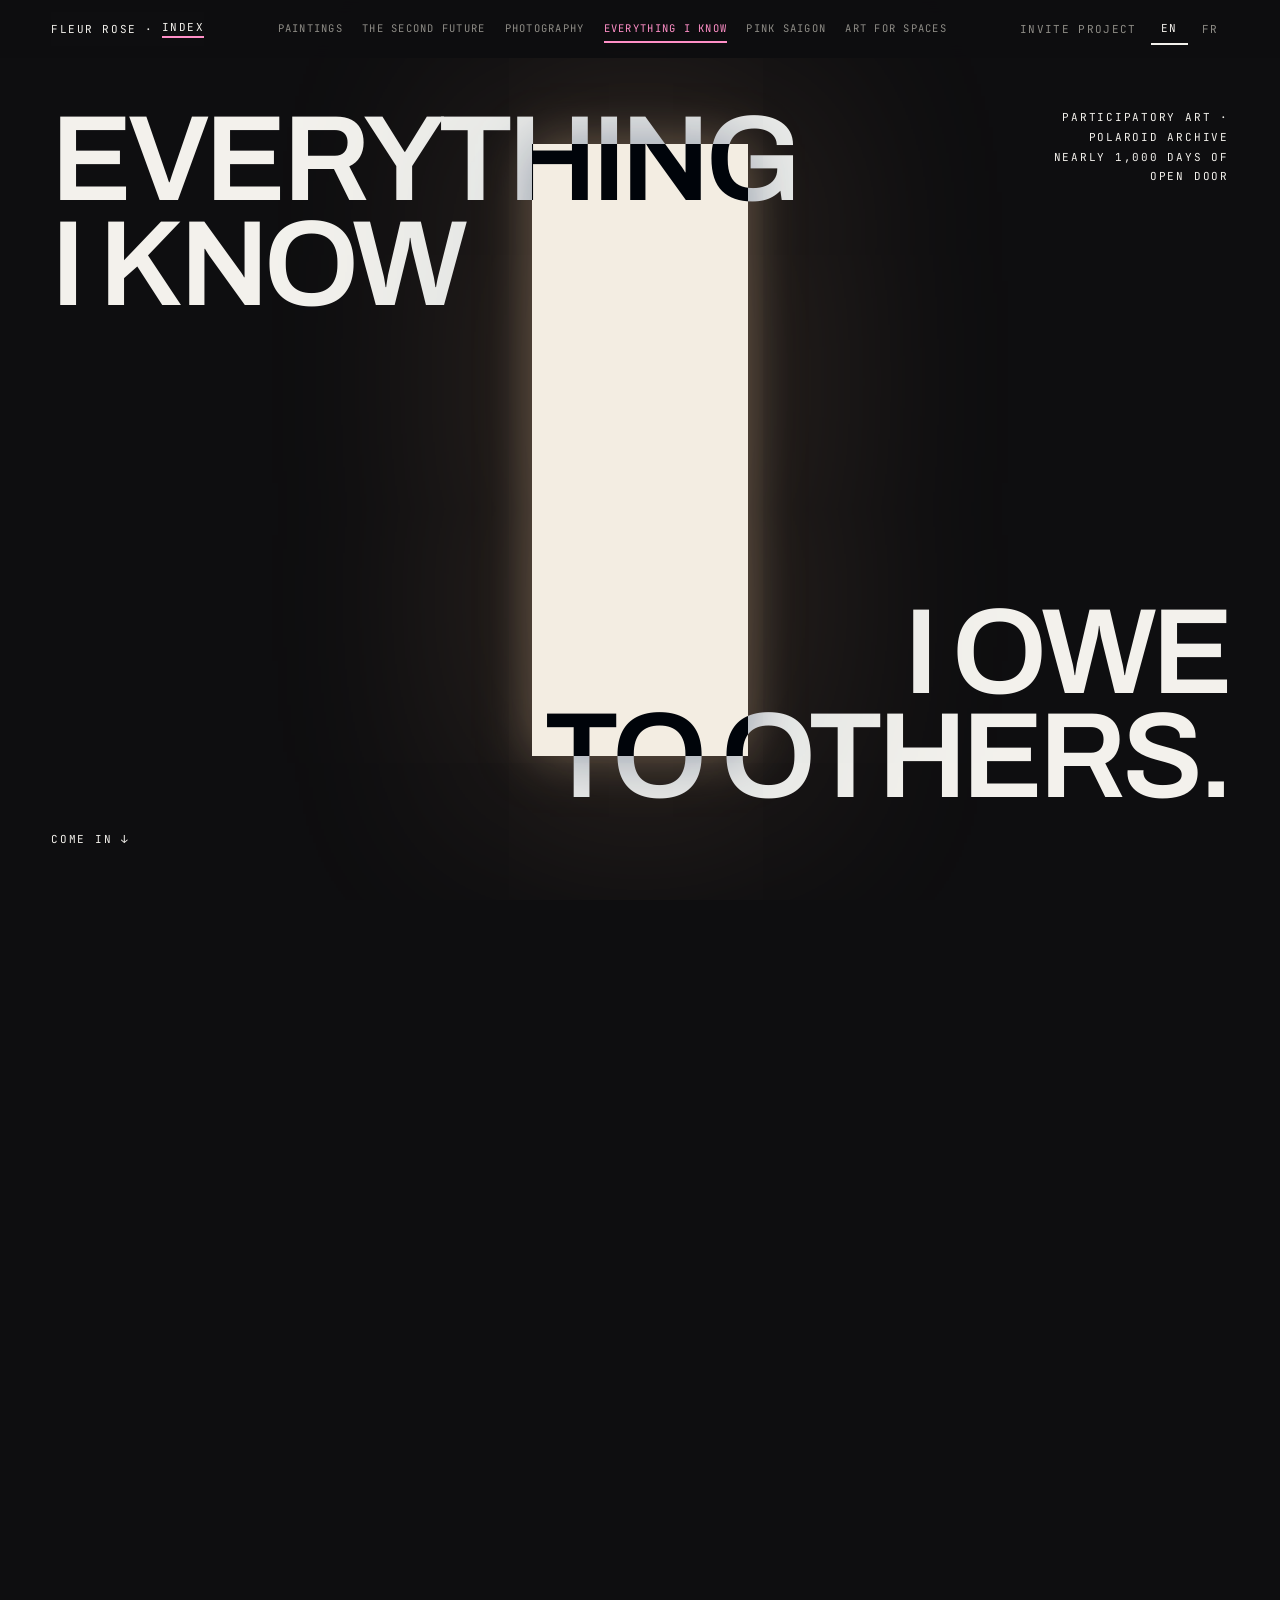
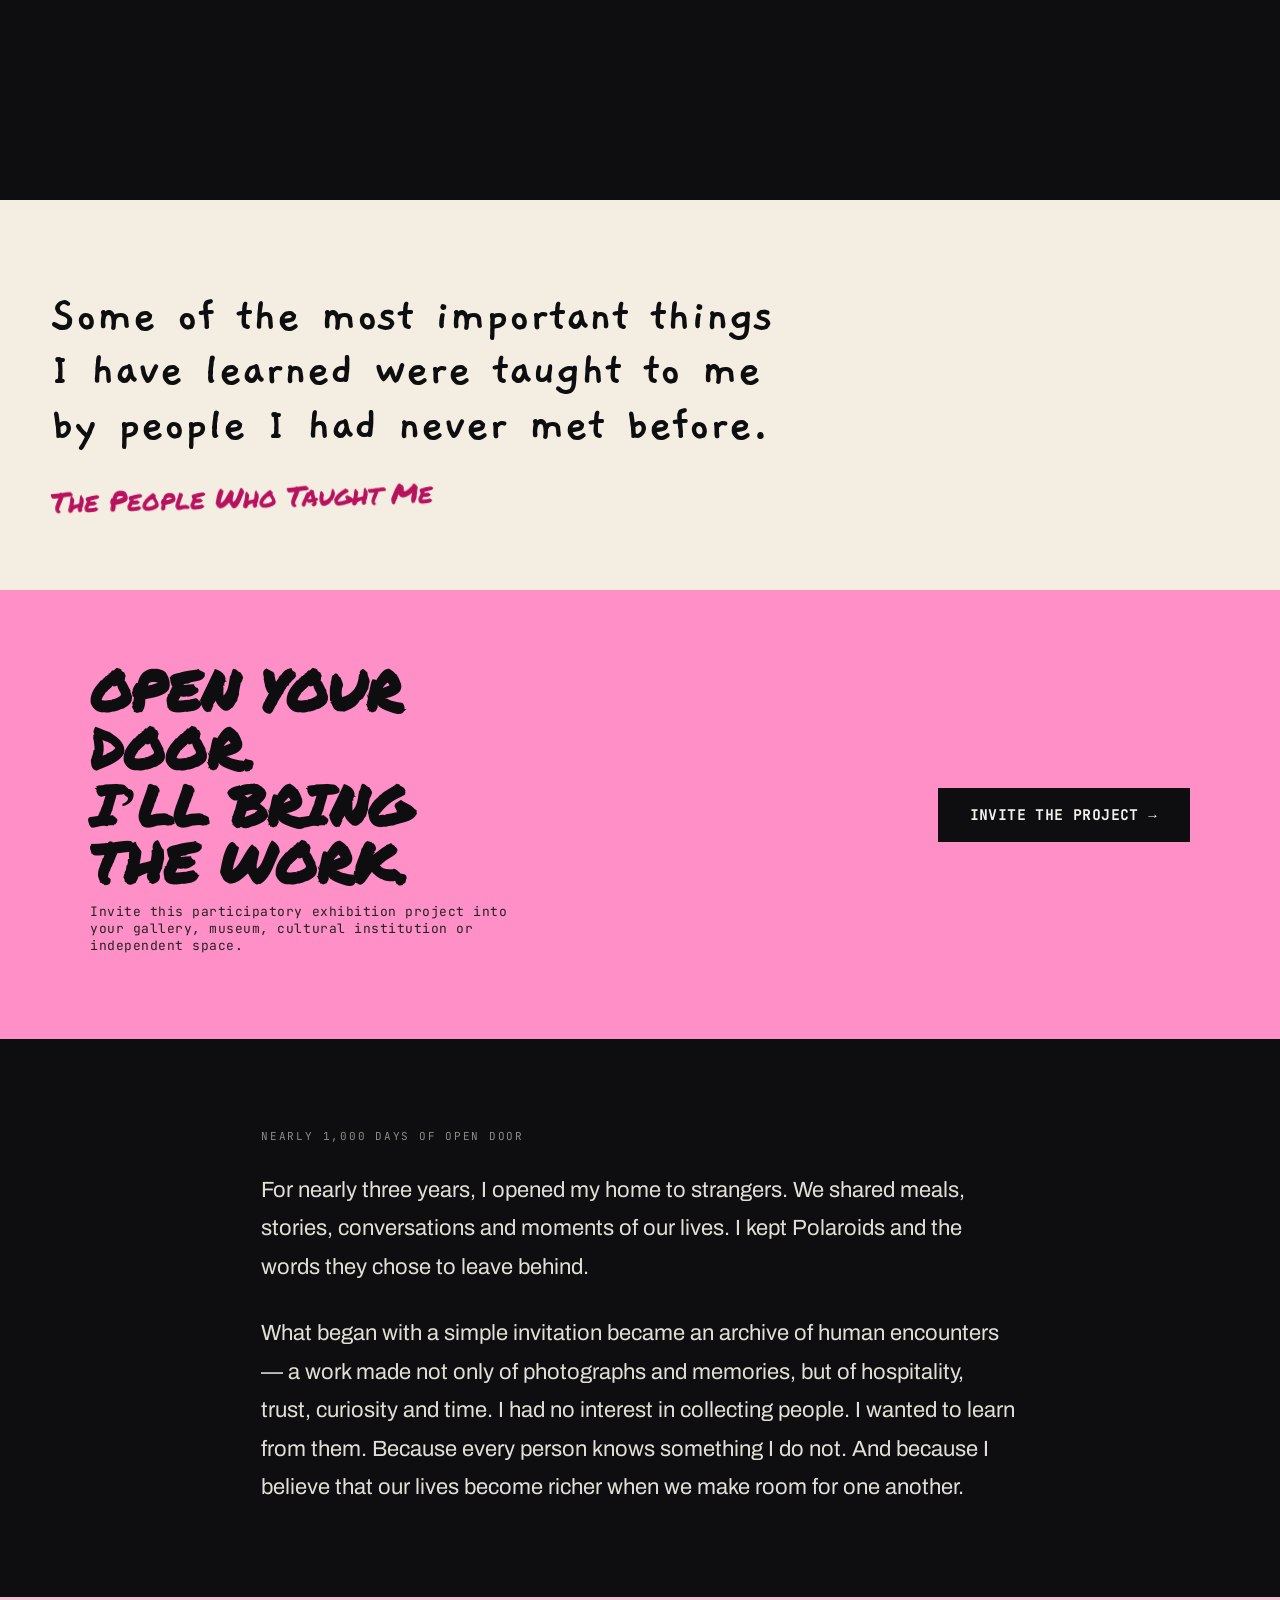
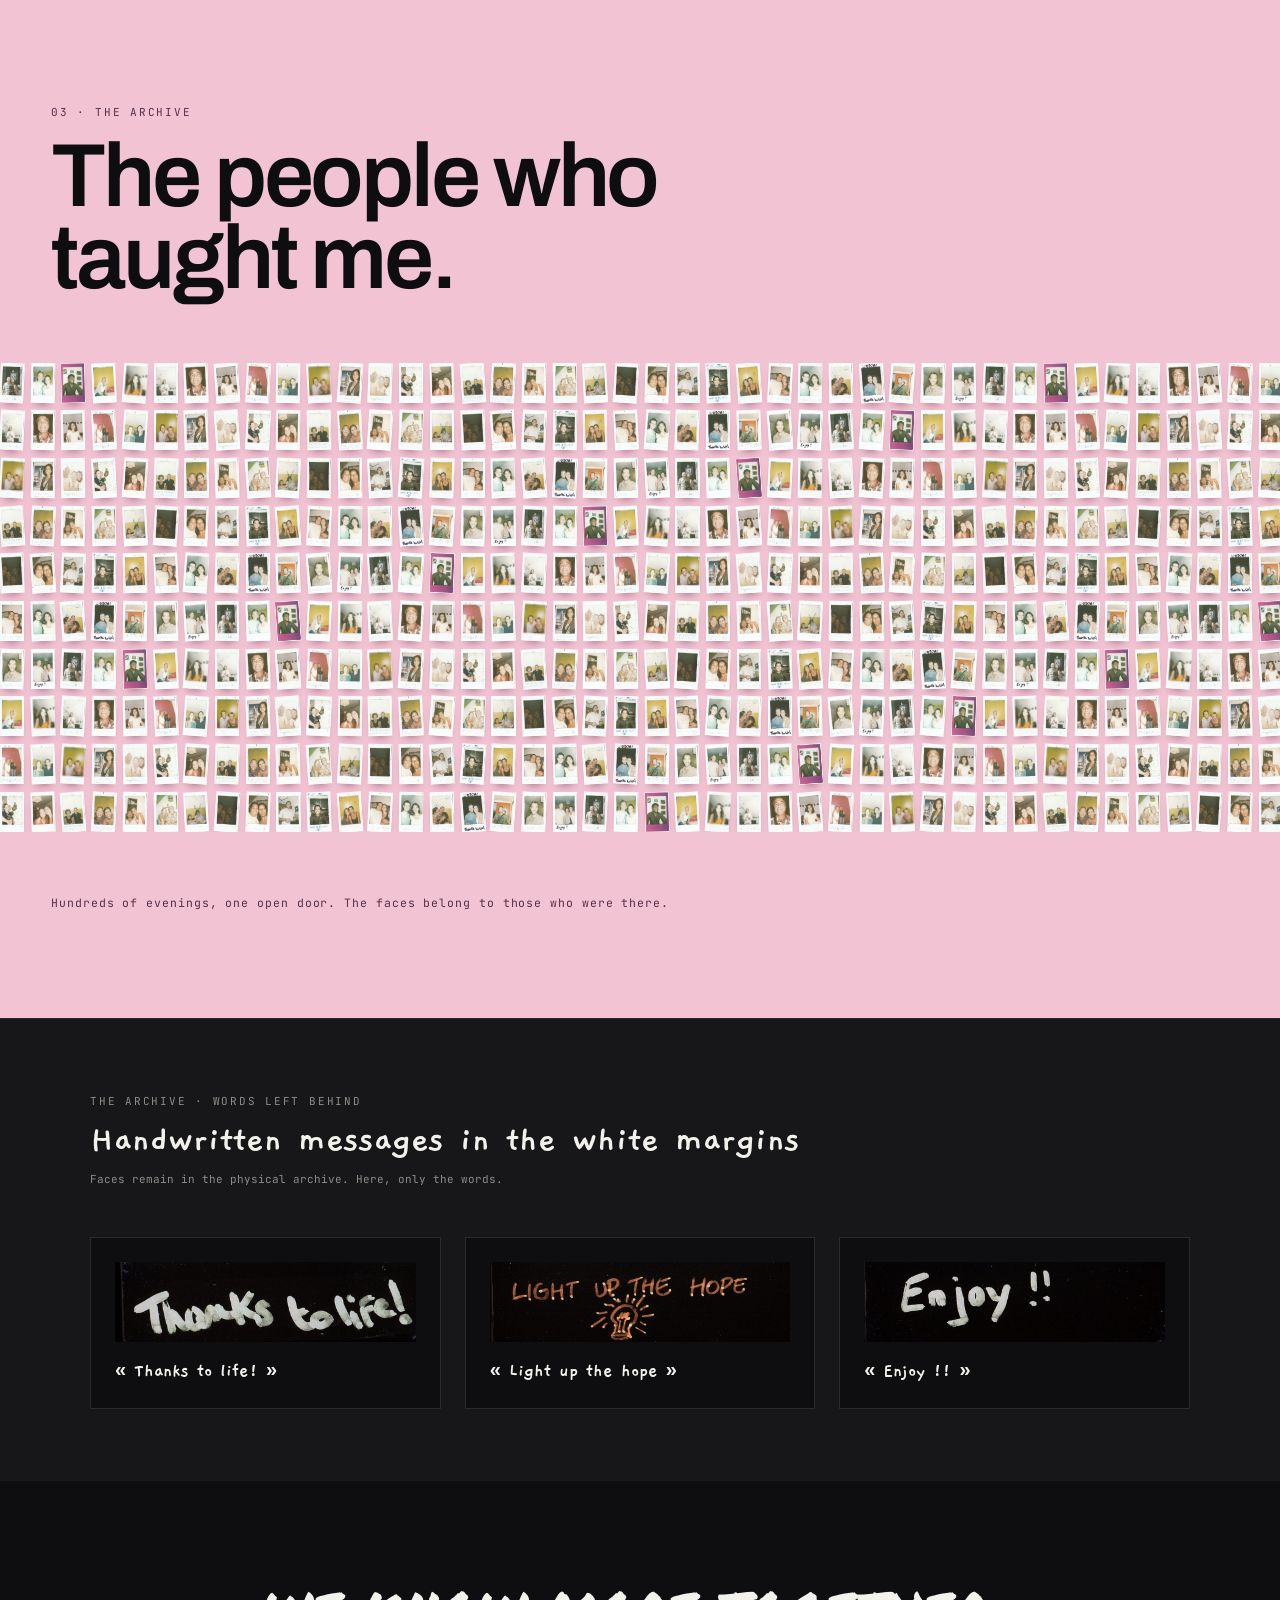
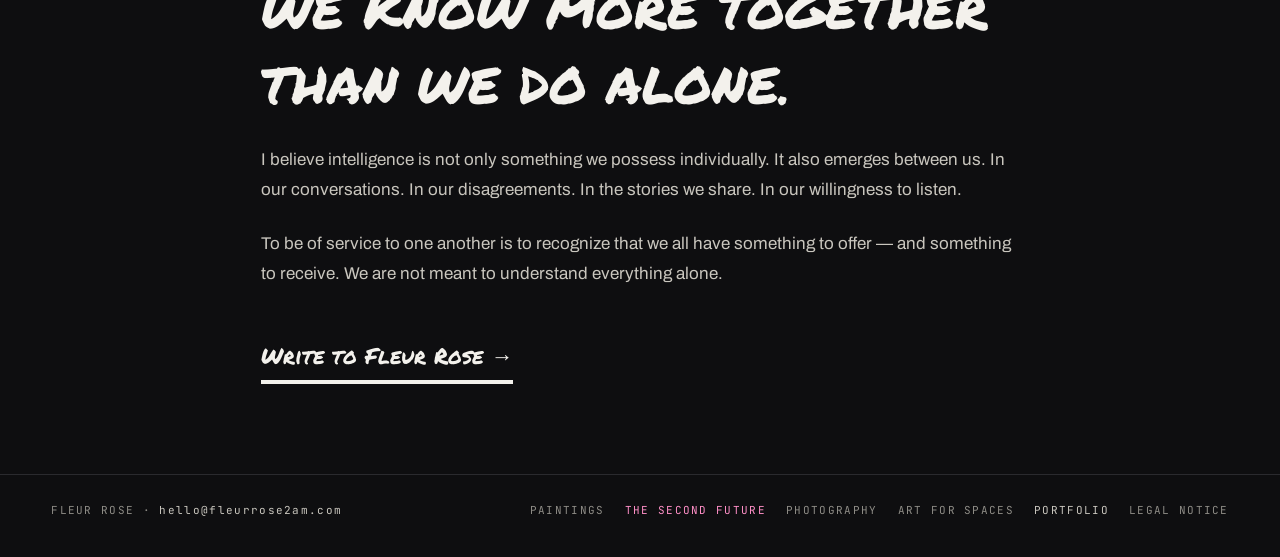
<file: everything-i-know-i-owe-to-others.html>
﻿<!DOCTYPE html>
<html lang="en">
<head>
  <meta charset="utf-8">
  <meta name="viewport" content="width=device-width, initial-scale=1">
  <title>Everything I Know I Owe to Others · Fleur Rose</title>
  <meta name="description" content="Participatory art &amp; social practice archive by FLEUR ROSE. Hospitality as an artistic gesture. Nearly 1,000 days of open doors.">
  <link rel="canonical" href="https://www.fleurrose2am.com/everything-i-know-i-owe-to-others.html">
  
  <meta property="og:site_name" content="FLEUR ROSE — Everything I Know I Owe to Others">
  <meta property="og:title" content="Everything I Know I Owe to Others · Fleur Rose">
  <meta property="og:description" content="Open your door. I'll bring the work. Invitation to galleries, museums and independent art spaces.">
  <meta property="og:url" content="https://www.fleurrose2am.com/everything-i-know-i-owe-to-others.html">
  <meta property="og:type" content="article">
  <meta property="og:image" content="https://www.fleurrose2am.com/img/photographs/edited/paintings/ascension-in-situ.jpg">
  
  <meta name="theme-color" content="#0E0E10">
    <link rel="preload" href="fonts/PermanentMarker-400-latin.woff2" as="font" type="font/woff2" crossorigin>
  <link rel="preload" href="fonts/Archivo-400-latin.woff2" as="font" type="font/woff2" crossorigin>
  <link rel="preload" href="fonts/Gaegu-700-latin.woff2" as="font" type="font/woff2" crossorigin>
  <link rel="preload" href="fonts/JetBrainsMono-400-latin.woff2" as="font" type="font/woff2" crossorigin>
  <link rel="stylesheet" href="css/main.css?v=14">
</head>
<body style="background:#0E0E10; color:#F3F1EC;">

  
  <header class="fixed-nav">
    <button type="button" id="menu-toggle" aria-haspopup="dialog" style="background:#0E0E10; border:0; cursor:pointer; font-family:'JetBrains Mono',monospace; font-size:11px; letter-spacing:0.14em; color:#F3F1EC; padding:8px 0;">
      <span class="menu-bars-icon" aria-hidden="true"><svg width="16" height="16" viewBox="0 0 24 24" fill="none" stroke="currentColor" stroke-width="2" stroke-linecap="round"><line x1="3" y1="6" x2="21" y2="6"></line><line x1="3" y1="12" x2="21" y2="12"></line><line x1="3" y1="18" x2="21" y2="18"></line></svg></span>FLEUR ROSE · <span style="border-bottom:2px solid #FF8FC7; padding-bottom:2px">INDEX</span>
    </button>
    <nav class="nav-desktop-links" aria-label="Primary navigation">
      <a href="index.html#paintings">PAINTINGS</a>
      <a href="the-second-future.html">THE SECOND FUTURE</a>
      <a href="photography.html">PHOTOGRAPHY</a>
      <a href="everything-i-know-i-owe-to-others.html" class="active-page-link" style="color:#FF8FC7; border-color:#FF8FC7;">EVERYTHING I KNOW</a>
      <a href="pink-saigon.html">PINK SAIGON</a>
      <a href="art-for-spaces.html">ART FOR SPACES</a>
    </nav>
    <div class="nav-right">
      <a href="#invite" class="font-mono nav-secondary" style="font-size:11px; letter-spacing:0.12em; color:#8E8C86;">INVITE PROJECT</a>
      <nav aria-label="Language selection" style="display:flex; gap:4px;">
        <button type="button" class="lang-btn active" data-lang="en">EN</button>
        <button type="button" class="lang-btn" data-lang="fr">FR</button>
      </nav>
    </div>
  </header>

  
  <div id="menu-overlay" class="menu-overlay" role="dialog" aria-modal="true" aria-label="Index">
    <div style="display:flex; justify-content:space-between; align-items:center; font-family:'JetBrains Mono',monospace; font-size:11px; letter-spacing:0.14em; color:#8E8C86;">
      <span>FLEUR ROSE · ART TO STAY ALIVE</span>
      <button type="button" id="menu-close" style="background:none; border:0; cursor:pointer; font-family:'JetBrains Mono',monospace; font-size:11px; letter-spacing:0.14em; color:#F3F1EC; padding:12px 4px;">CLOSE ✕</button>
    </div>
    <ol style="list-style:none; margin:0; padding:0; display:flex; flex-direction:column; gap:clamp(14px, 2.5vh, 26px);">
      <li class="menu-item">
        <a href="index.html" class="font-marker menu-link-main">PAINTINGS</a>
        <span class="font-mono menu-link-sub">Selected works 2026</span>
      </li>
      <li class="menu-item">
        <a href="the-second-future.html" class="font-marker menu-link-main">THE SECOND FUTURE</a>
        <span class="font-mono menu-link-sub">Christmas Edition · Saigon</span>
      </li>
      <li class="menu-item">
        <a href="photography.html" class="font-marker menu-link-main">PHOTOGRAPHY</a>
        <span class="font-mono menu-link-sub">35 numbered works · 2008–2015</span>
      </li>
      <li class="menu-item">
        <a href="everything-i-know-i-owe-to-others.html" class="font-marker menu-link-main active-page-link" style="color:#FF8FC7; border-color:#FF8FC7;">EVERYTHING I KNOW</a>
        <span class="font-mono menu-link-sub">Open door archive · For curators</span>
      </li>
      <li class="menu-item">
        <a href="pink-saigon.html" class="font-marker menu-link-main">PINK SAIGON</a>
        <span class="font-mono menu-link-sub">The creative practice</span>
      </li>
      <li class="menu-item">
        <a href="art-for-spaces.html" class="font-marker menu-link-main">ART FOR SPACES</a>
        <span class="font-mono menu-link-sub">Art en entreprise &amp; fiscalité</span>
      </li>
      <li class="menu-item">
        <a href="art-for-spaces.html" style="color:#8E8C86;">ART FOR SPACES</a>
      <a href="dossier-portofolio-fleur-rose.html" target="_blank" rel="noopener" class="font-mono" style="font-size:13px; letter-spacing:0.14em; color:#C9C6BE; padding-top:16px;" data-i18n="nav.dossier">ARTIST PORTFOLIO</a>
      </li>
      <li class="menu-item">
        <a href="legal.html" class="font-mono" style="font-size:13px; letter-spacing:0.14em; color:#8E8C86; padding-top:6px;">LEGAL NOTICE &amp; TERMS</a>
      </li>
    </ol>
  </div>

  
  <section id="eik-threshold" style="height:200vh; position:relative; background:#0E0E10;">
    <div style="position:sticky; top:0; height:100vh; overflow:hidden; display:flex; align-items:center; justify-content:center;">
      <div id="eik-door" aria-hidden="true" style="width:24vh; height:68vh; background:#F3EDE2; box-shadow:0 0 50px rgba(255,214,170,0.35), 0 0 220px 60px rgba(255,190,140,0.14); will-change:width,height;"></div>
      <h1 style="position:absolute; inset:0; margin:0; box-sizing:border-box; padding:clamp(76px,12vh,120px) clamp(20px,4vw,64px) clamp(70px,10vh,96px); display:flex; flex-direction:column; justify-content:space-between; mix-blend-mode:difference; color:#F3F1EC; font-family:'Archivo',sans-serif; font-weight:600; font-size:clamp(38px,9.5vw,168px); line-height:0.86; letter-spacing:-0.04em; pointer-events:none;">
        <span>EVERYTHING<br>I KNOW</span>
        <span style="align-self:flex-end; text-align:right;">I OWE<br>TO OTHERS.</span>
      </h1>
      <div id="eik-veil" style="position:absolute; inset:0; pointer-events:none; mix-blend-mode:difference; color:#F3F1EC; font-family:'JetBrains Mono',monospace; font-size:11px; letter-spacing:0.16em;">
        <span class="eik-kicker" style="position:absolute; top:clamp(76px,12vh,120px); right:clamp(22px,4vw,64px); text-align:right; max-width:30ch; line-height:1.8;">PARTICIPATORY ART · POLAROID ARCHIVE<br>NEARLY 1,000 DAYS OF OPEN DOOR</span>
        <span style="position:absolute; bottom:clamp(28px,6vh,64px); left:clamp(20px,4vw,64px);">COME IN &darr;</span>
      </div>
    </div>
  </section>

  <section style="background:#F3EDE2; color:#0E0E10; box-sizing:border-box; padding:clamp(70px, 10vh, 120px) clamp(22px, 4vw, 64px) clamp(60px, 8vh, 100px); display:flex; flex-direction:column; justify-content:center; gap:24px;">
    <div style="max-width:1180px; width:100%; margin:0 auto;">
      <p class="font-hand" style="margin:0; font-size:clamp(26px, 3.8vw, 52px); font-weight:700; color:#0E0E10; max-width:26ch; line-height:1.12;">
        Some of the most important things I have learned were taught to me by people I had never met before.
      </p>
      <span class="font-marker" style="display:inline-block; margin-top:24px; font-size:clamp(20px, 2.2vw, 30px); color:#B8125E; transform:rotate(-1.5deg);">The People Who Taught Me</span>
    </div>
  </section>

  
  <section id="invite" style="padding:clamp(60px, 8vh, 100px) clamp(22px, 4vw, 64px); background:#FF8FC7; color:#0E0E10;">
    <div style="max-width:1100px; margin:0 auto; display:flex; flex-wrap:wrap; justify-content:space-between; align-items:center; gap:32px;">
      <div style="max-width:48ch;">
        <h2 class="font-marker" style="margin:0; font-size:clamp(28px, 4.5vw, 56px); line-height:1.02;">OPEN YOUR DOOR.<br>I’LL BRING THE WORK.</h2>
        <p class="font-mono" style="margin-top:12px; font-size:13px; letter-spacing:0.04em; color:#232226;">
          Invite this participatory exhibition project into your gallery, museum, cultural institution or independent space.
        </p>
      </div>
      <div>
        <a href="mailto:hello@fleurrose2am.com?subject=Invite%20the%20project%20—%20Everything%20I%20Know%20I%20Owe%20to%20Others" style="background:#0E0E10; color:#F3F1EC; padding:18px 32px; font-weight:700; font-size:14px; text-decoration:none; display:inline-block; letter-spacing:0.1em; font-family:'JetBrains Mono',monospace;">INVITE THE PROJECT &rarr;</a>
      </div>
    </div>
  </section>

  
  <section style="padding:clamp(60px, 10vh, 120px) clamp(22px, 4vw, 64px); max-width:860px; margin:0 auto; display:flex; flex-direction:column; gap:28px;">
    <span class="font-mono" style="font-size:11px; letter-spacing:0.16em; color:#8E8C86;">NEARLY 1,000 DAYS OF OPEN DOOR</span>
    <p style="margin:0; font-size:clamp(18px, 1.8vw, 22px); line-height:1.75; color:#E2DFD8;">
      For nearly three years, I opened my home to strangers. We shared meals, stories, conversations and moments of our lives. I kept Polaroids and the words they chose to leave behind.
    </p>
    <p style="margin:0; font-size:clamp(18px, 1.8vw, 22px); line-height:1.75; color:#E2DFD8;">
      What began with a simple invitation became an archive of human encounters — a work made not only of photographs and memories, but of hospitality, trust, curiosity and time. I had no interest in collecting people. I wanted to learn from them. Because every person knows something I do not. And because I believe that our lives become richer when we make room for one another.
    </p>
  </section>

  
  <section id="archive" style="background:#F2C4D3; color:#0E0E10; padding:clamp(70px, 12vh, 140px) clamp(16px, 4vw, 64px); display:flex; flex-direction:column; gap:clamp(40px, 7vh, 80px); overflow:hidden;">
    <div style="display:flex; flex-direction:column; gap:16px; max-width:1240px; margin:0 auto; width:100%;">
      <span class="font-mono" style="font-size:11px; letter-spacing:0.16em; color:#55304A;">03 · THE ARCHIVE</span>
      <h2 style="margin:0; font-weight:600; font-size:clamp(38px, 7vw, 120px); line-height:0.92; letter-spacing:-0.035em; max-width:12ch;">The people who taught me.</h2>
    </div>
    <div id="eik-polaroid-wall" aria-label="A wall of small Polaroids pinned on pink, seen from a distance." role="img" style="display:flex; flex-direction:column; gap:clamp(5px, 0.6vw, 9px); margin:0 calc(-1 * clamp(16px, 4vw, 64px)); overflow:hidden; user-select:none;"></div>
    <p class="font-mono" style="margin:0 auto; width:100%; max-width:1240px; font-size:11.5px; letter-spacing:0.08em; color:#55304A;">Hundreds of evenings, one open door. The faces belong to those who were there.</p>
  </section>

  <section style="padding:clamp(60px, 8vh, 100px) clamp(22px, 4vw, 64px); background:#17171A; border-top:1px solid #2A2A2E;">
    <div style="max-width:1100px; margin:0 auto; display:flex; flex-direction:column; gap:40px;">
      <div>
        <span class="font-mono" style="font-size:11px; letter-spacing:0.16em; color:#8E8C86;">THE ARCHIVE · WORDS LEFT BEHIND</span>
        <h2 class="font-hand" style="margin:8px 0 0; font-size:clamp(24px, 3.2vw, 38px); font-weight:700;">Handwritten messages in the white margins</h2>
        <p class="font-mono" style="margin-top:8px; font-size:11px; color:#8E8C86;">Faces remain in the physical archive. Here, only the words.</p>
      </div>

      <div style="display:grid; grid-template-columns:repeat(auto-fit, minmax(min(100%, 280px), 1fr)); gap:24px;">
        <div style="background:#0E0E10; border:1px solid #2A2A2E; padding:24px; display:flex; flex-direction:column; gap:16px;">
          <img src="img/photographs/eikioto/mots/EIK-31-mot.png" alt="Thanks to life!" style="max-width:100%; height:auto; display:block; filter:invert(1);">
          <span class="font-hand" style="font-size:20px; font-weight:700; color:#F3F1EC;">« Thanks to life! »</span>
        </div>
        <div style="background:#0E0E10; border:1px solid #2A2A2E; padding:24px; display:flex; flex-direction:column; gap:16px;">
          <img src="img/photographs/eikioto/mots/EIK-26-mot.png" alt="Light up the hope" style="max-width:100%; height:auto; display:block; filter:invert(1);">
          <span class="font-hand" style="font-size:20px; font-weight:700; color:#F3F1EC;">« Light up the hope »</span>
        </div>
        <div style="background:#0E0E10; border:1px solid #2A2A2E; padding:24px; display:flex; flex-direction:column; gap:16px;">
          <img src="img/photographs/eikioto/mots/EIK-34-mot.png" alt="Enjoy !!" style="max-width:100%; height:auto; display:block; filter:invert(1);">
          <span class="font-hand" style="font-size:20px; font-weight:700; color:#F3F1EC;">« Enjoy !! »</span>
        </div>
      </div>
    </div>
  </section>

  
  <section style="padding:clamp(60px, 10vh, 120px) clamp(22px, 4vw, 64px); max-width:860px; margin:0 auto; display:flex; flex-direction:column; gap:24px;">
    <h2 class="font-marker" style="margin:0; font-size:clamp(28px, 4vw, 52px); font-weight:normal;">WE KNOW MORE TOGETHER THAN WE DO ALONE.</h2>
    <p style="margin:0; font-size:17px; line-height:1.75; color:#C9C6BE;">
      I believe intelligence is not only something we possess individually. It also emerges between us. In our conversations. In our disagreements. In the stories we share. In our willingness to listen.
    </p>
    <p style="margin:0; font-size:17px; line-height:1.75; color:#C9C6BE;">
      To be of service to one another is to recognize that we all have something to offer — and something to receive. We are not meant to understand everything alone.
    </p>
    <div style="margin-top:20px;">
      <a href="mailto:hello@fleurrose2am.com" class="font-marker" style="font-size:22px; border-bottom:4px solid #F3F1EC; color:#F3F1EC; text-decoration:none; padding:8px 0; display:inline-block;">Write to Fleur Rose &rarr;</a>
    </div>
  </section>

  
  <footer style="border-top:1px solid #2A2A2E; padding:28px clamp(22px, 4vw, 64px) 40px; display:flex; flex-wrap:wrap; justify-content:space-between; gap:12px 32px; font-family:'JetBrains Mono',monospace; font-size:11px; letter-spacing:0.12em; color:#8E8C86;">
    <span>FLEUR ROSE · <a href="mailto:hello@fleurrose2am.com" style="color:#C9C6BE;">hello@fleurrose2am.com</a></span>
    <div style="display:flex; flex-wrap:wrap; gap:8px 20px;">
      <a href="index.html" style="color:#8E8C86;">PAINTINGS</a>
      <a href="the-second-future.html" style="color:#FF8FC7;">THE SECOND FUTURE</a>
      <a href="photography.html" style="color:#8E8C86;">PHOTOGRAPHY</a>
      <a href="art-for-spaces.html" style="color:#8E8C86;">ART FOR SPACES</a>
      <a href="dossier-portofolio-fleur-rose.html" target="_blank" rel="noopener" style="color:#C9C6BE;">PORTFOLIO</a>
      <a href="legal.html" style="color:#8E8C86;">LEGAL NOTICE</a>
    </div>
  </footer>

  <script src="js/i18n.js?v=8"></script>
  <script src="js/inquiry.js?v=14"></script>
  <script src="js/main.js?v=11"></script>
  <script>
    document.addEventListener('DOMContentLoaded', () => {
      const thr = document.getElementById('eik-threshold');
      const door = document.getElementById('eik-door');
      const veil = document.getElementById('eik-veil');
      if (!thr || !door) return;
      const reduce = window.matchMedia('(prefers-reduced-motion: reduce)').matches;
      if (reduce) {
        thr.style.height = '100vh';
        door.style.width = '38vh';
        door.style.height = '70vh';
        return;
      }
      function onScroll() {
        const vh = window.innerHeight;
        const vw = window.innerWidth;
        const r = thr.getBoundingClientRect();
        const p = Math.min(1, Math.max(0, -r.top / Math.max(1, r.height - vh)));
        const x = Math.min(1, Math.max(0, (p - 0.08) / 0.8));
        const e = x * x * (3 - 2 * x);
        door.style.width = (0.24 * vh + (vw - 0.24 * vh) * e) + 'px';
        door.style.height = (0.68 * vh + 0.32 * vh * e) + 'px';
        if (veil) veil.style.opacity = String(Math.max(0, 1 - p * 4));
      }
      window.addEventListener('scroll', onScroll, { passive: true });
      window.addEventListener('resize', onScroll);
      onScroll();

      const wall = document.getElementById('eik-polaroid-wall');
      if (wall) {
        const ids = ['01','02','03','04','05','07','08','09','10','11','13','14','15','16','17','18','19','20','21','22','23','24','25','26','27','28','29','30','31','32','33','34'];
        const rowCount = 10;
        let html = '';
        for (let r = 0; r < rowCount; r++) {
          const dir = r % 2 === 0 ? 'normal' : 'reverse';
          const dur = 52 + (r * 7) % 34;
          const shifted = ids.slice((r * 5) % ids.length).concat(ids.slice(0, (r * 5) % ids.length));
          const doubled = shifted.concat(shifted);
          const imgs = doubled.map(id => {
            const rot = ((parseInt(id, 10) * 7 + r * 3) % 9 - 4).toFixed(1);
            return `<img src="img/photographs/eikioto/mini/EIK-${id}.png" alt="" loading="lazy" draggable="false" style="display:block; width:clamp(18px, 1.9vw, 26px); height:auto; margin-right:clamp(5px, 0.5vw, 8px); transform:rotate(${rot}deg); pointer-events:none; box-shadow:0 6px 8px -5px rgba(80,20,45,0.5);">`;
          }).join('');
          html += `<div style="display:flex; width:max-content; animation:eikDrift ${dur}s linear infinite ${dir}; will-change:transform;">${imgs}</div>`;
        }
        wall.innerHTML = html;
      }
    });
  </script>
</body>
</html>
</file>
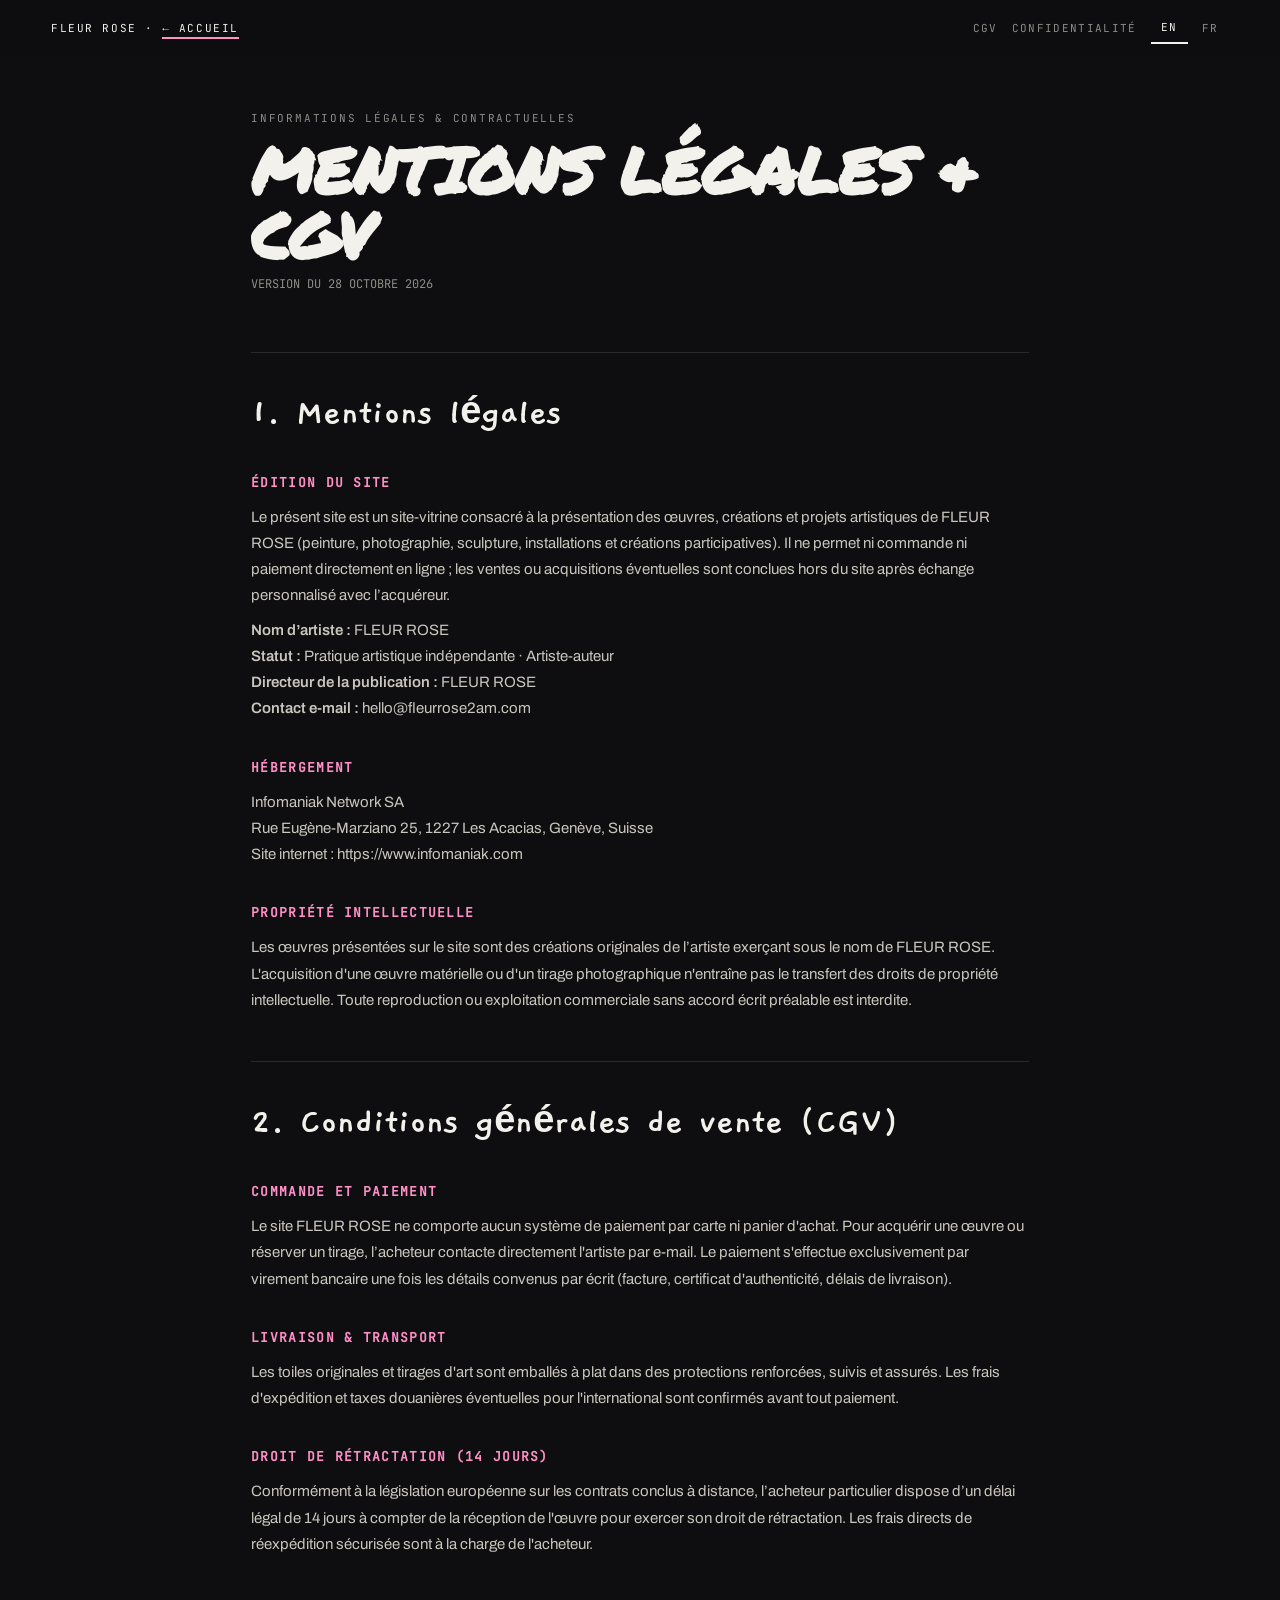
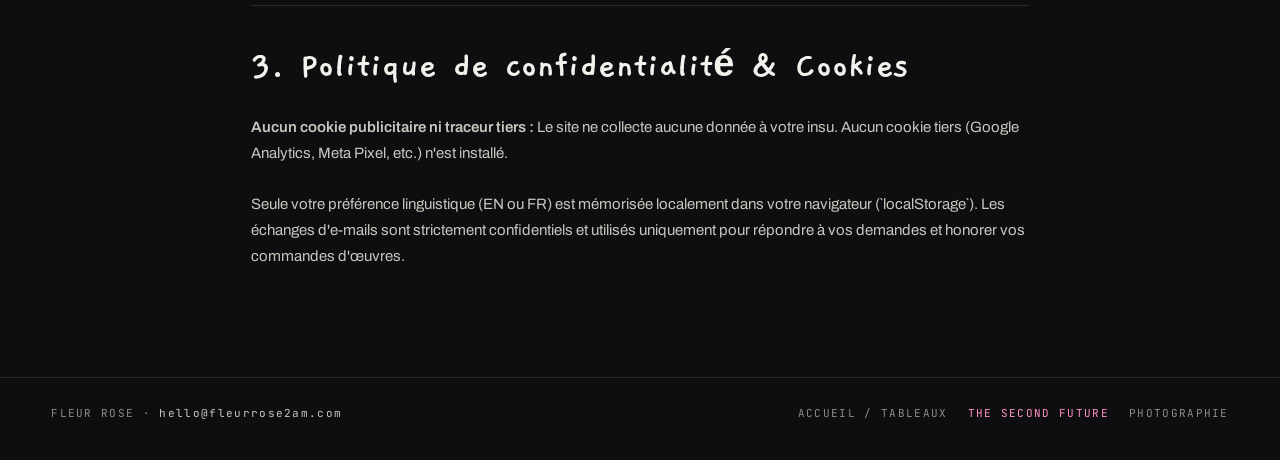
<file: legal.html>
﻿<!DOCTYPE html>
<html lang="fr">
<head>
  <meta charset="utf-8">
  <meta name="viewport" content="width=device-width, initial-scale=1">
  <title>Mentions légales &amp; CGV · Fleur Rose</title>
  <meta name="description" content="Mentions légales, conditions générales de vente et politique de confidentialité du site FLEUR ROSE.">
  
  <meta name="robots" content="noindex, nofollow">
  <link rel="canonical" href="https://www.fleurrose2am.com/legal.html">
  
  <meta name="theme-color" content="#0E0E10">
    <link rel="preload" href="fonts/PermanentMarker-400-latin.woff2" as="font" type="font/woff2" crossorigin>
  <link rel="preload" href="fonts/Archivo-400-latin.woff2" as="font" type="font/woff2" crossorigin>
  <link rel="preload" href="fonts/Gaegu-700-latin.woff2" as="font" type="font/woff2" crossorigin>
  <link rel="preload" href="fonts/JetBrainsMono-400-latin.woff2" as="font" type="font/woff2" crossorigin>
  <link rel="stylesheet" href="css/main.css?v=14">
</head>
<body style="background:#0E0E10; color:#F3F1EC;">

  
  <header class="fixed-nav">
    <a href="index.html" class="font-mono" style="font-size:11px; letter-spacing:0.14em; color:#F3F1EC; padding:8px 0; white-space:nowrap;">
      FLEUR ROSE · <span style="border-bottom:2px solid #FF8FC7; padding-bottom:2px">&larr; ACCUEIL</span>
    </a>
    <div class="nav-right">
      <a href="#cgv" class="font-mono nav-secondary" style="font-size:11px; letter-spacing:0.12em; color:#8E8C86;">CGV</a>
      <a href="#privacy" class="font-mono nav-secondary" style="font-size:11px; letter-spacing:0.12em; color:#8E8C86;">CONFIDENTIALITÉ</a>
      <nav aria-label="Language selection" style="display:flex; gap:4px;">
        <button type="button" class="lang-btn" data-lang="en">EN</button>
        <button type="button" class="lang-btn active" data-lang="fr">FR</button>
      </nav>
    </div>
  </header>

  
  <main style="padding:clamp(90px, 12vh, 150px) clamp(22px, 4vw, 64px) clamp(80px, 12vh, 140px); max-width:880px; margin:0 auto; display:flex; flex-direction:column; gap:48px;">
    
    <div>
      <span class="font-mono" style="font-size:11px; letter-spacing:0.16em; color:#8E8C86;">INFORMATIONS LÉGALES &amp; CONTRACTUELLES</span>
      <h1 class="font-marker" style="margin:12px 0 0; font-size:clamp(32px, 5.5vw, 64px); line-height:1.02;">
        MENTIONS LÉGALES &amp; CGV
      </h1>
      <p class="font-mono" style="margin-top:8px; font-size:12px; color:#8E8C86;">VERSION DU 28 OCTOBRE 2026</p>
    </div>

    
    <section id="mentions" style="display:flex; flex-direction:column; gap:24px; border-top:1px solid #2A2A2E; padding-top:36px;">
      <h2 class="font-hand" style="margin:0; font-size:clamp(26px, 3.2vw, 38px); font-weight:700;">1. Mentions légales</h2>
      
      <div>
        <h3 class="font-mono" style="font-size:13px; letter-spacing:0.1em; color:#FF8FC7;">ÉDITION DU SITE</h3>
        <p style="margin:8px 0 0; font-size:15px; line-height:1.75; color:#C9C6BE;">
          Le présent site est un site-vitrine consacré à la présentation des œuvres, créations et projets artistiques de FLEUR ROSE (peinture, photographie, sculpture, installations et créations participatives). Il ne permet ni commande ni paiement directement en ligne ; les ventes ou acquisitions éventuelles sont conclues hors du site après échange personnalisé avec l’acquéreur.
        </p>
        <p style="margin:8px 0 0; font-size:15px; line-height:1.75; color:#C9C6BE;">
          <strong>Nom d’artiste :</strong> FLEUR ROSE<br>
          <strong>Statut :</strong> Pratique artistique indépendante · Artiste-auteur<br>
          <strong>Directeur de la publication :</strong> FLEUR ROSE<br>
          <strong>Contact e-mail :</strong> hello@fleurrose2am.com
        </p>
      </div>

      <div>
        <h3 class="font-mono" style="font-size:13px; letter-spacing:0.1em; color:#FF8FC7;">HÉBERGEMENT</h3>
        <p style="margin:8px 0 0; font-size:15px; line-height:1.75; color:#C9C6BE;">
          Infomaniak Network SA<br>
          Rue Eugène-Marziano 25, 1227 Les Acacias, Genève, Suisse<br>
          Site internet : https://www.infomaniak.com
        </p>
      </div>

      <div>
        <h3 class="font-mono" style="font-size:13px; letter-spacing:0.1em; color:#FF8FC7;">PROPRIÉTÉ INTELLECTUELLE</h3>
        <p style="margin:8px 0 0; font-size:15px; line-height:1.75; color:#C9C6BE;">
          Les œuvres présentées sur le site sont des créations originales de l’artiste exerçant sous le nom de FLEUR ROSE. L'acquisition d'une œuvre matérielle ou d'un tirage photographique n'entraîne pas le transfert des droits de propriété intellectuelle. Toute reproduction ou exploitation commerciale sans accord écrit préalable est interdite.
        </p>
      </div>
    </section>

    
    <section id="cgv" style="display:flex; flex-direction:column; gap:24px; border-top:1px solid #2A2A2E; padding-top:36px;">
      <h2 class="font-hand" style="margin:0; font-size:clamp(26px, 3.2vw, 38px); font-weight:700;">2. Conditions générales de vente (CGV)</h2>
      
      <div>
        <h3 class="font-mono" style="font-size:13px; letter-spacing:0.1em; color:#FF8FC7;">COMMANDE ET PAIEMENT</h3>
        <p style="margin:8px 0 0; font-size:15px; line-height:1.75; color:#C9C6BE;">
          Le site FLEUR ROSE ne comporte aucun système de paiement par carte ni panier d'achat. Pour acquérir une œuvre ou réserver un tirage, l’acheteur contacte directement l'artiste par e-mail. Le paiement s'effectue exclusivement par virement bancaire une fois les détails convenus par écrit (facture, certificat d'authenticité, délais de livraison).
        </p>
      </div>

      <div>
        <h3 class="font-mono" style="font-size:13px; letter-spacing:0.1em; color:#FF8FC7;">LIVRAISON &amp; TRANSPORT</h3>
        <p style="margin:8px 0 0; font-size:15px; line-height:1.75; color:#C9C6BE;">
          Les toiles originales et tirages d'art sont emballés à plat dans des protections renforcées, suivis et assurés. Les frais d'expédition et taxes douanières éventuelles pour l'international sont confirmés avant tout paiement.
        </p>
      </div>

      <div>
        <h3 class="font-mono" style="font-size:13px; letter-spacing:0.1em; color:#FF8FC7;">DROIT DE RÉTRACTATION (14 JOURS)</h3>
        <p style="margin:8px 0 0; font-size:15px; line-height:1.75; color:#C9C6BE;">
          Conformément à la législation européenne sur les contrats conclus à distance, l’acheteur particulier dispose d’un délai légal de 14 jours à compter de la réception de l'œuvre pour exercer son droit de rétractation. Les frais directs de réexpédition sécurisée sont à la charge de l'acheteur.
        </p>
      </div>
    </section>

    
    <section id="privacy" style="display:flex; flex-direction:column; gap:24px; border-top:1px solid #2A2A2E; padding-top:36px;">
      <h2 class="font-hand" style="margin:0; font-size:clamp(26px, 3.2vw, 38px); font-weight:700;">3. Politique de confidentialité &amp; Cookies</h2>
      <p style="margin:0; font-size:15px; line-height:1.75; color:#C9C6BE;">
        <strong>Aucun cookie publicitaire ni traceur tiers :</strong> Le site ne collecte aucune donnée à votre insu. Aucun cookie tiers (Google Analytics, Meta Pixel, etc.) n'est installé.
      </p>
      <p style="margin:0; font-size:15px; line-height:1.75; color:#C9C6BE;">
        Seule votre préférence linguistique (EN ou FR) est mémorisée localement dans votre navigateur (`localStorage`). Les échanges d'e-mails sont strictement confidentiels et utilisés uniquement pour répondre à vos demandes et honorer vos commandes d'œuvres.
      </p>
    </section>

  </main>

  
  <footer style="border-top:1px solid #2A2A2E; padding:28px clamp(22px, 4vw, 64px) 40px; display:flex; flex-wrap:wrap; justify-content:space-between; gap:12px 32px; font-family:'JetBrains Mono',monospace; font-size:11px; letter-spacing:0.12em; color:#8E8C86;">
    <span>FLEUR ROSE · <a href="mailto:hello@fleurrose2am.com" style="color:#C9C6BE;">hello@fleurrose2am.com</a></span>
    <div style="display:flex; flex-wrap:wrap; gap:8px 20px;">
      <a href="index.html" style="color:#8E8C86;">ACCUEIL / TABLEAUX</a>
      <a href="the-second-future.html" style="color:#FF8FC7;">THE SECOND FUTURE</a>
      <a href="photography.html" style="color:#8E8C86;">PHOTOGRAPHIE</a>
    </div>
  </footer>

  <script src="js/i18n.js?v=8"></script>
  <script src="js/main.js?v=11"></script>
</body>
</html>
</file>
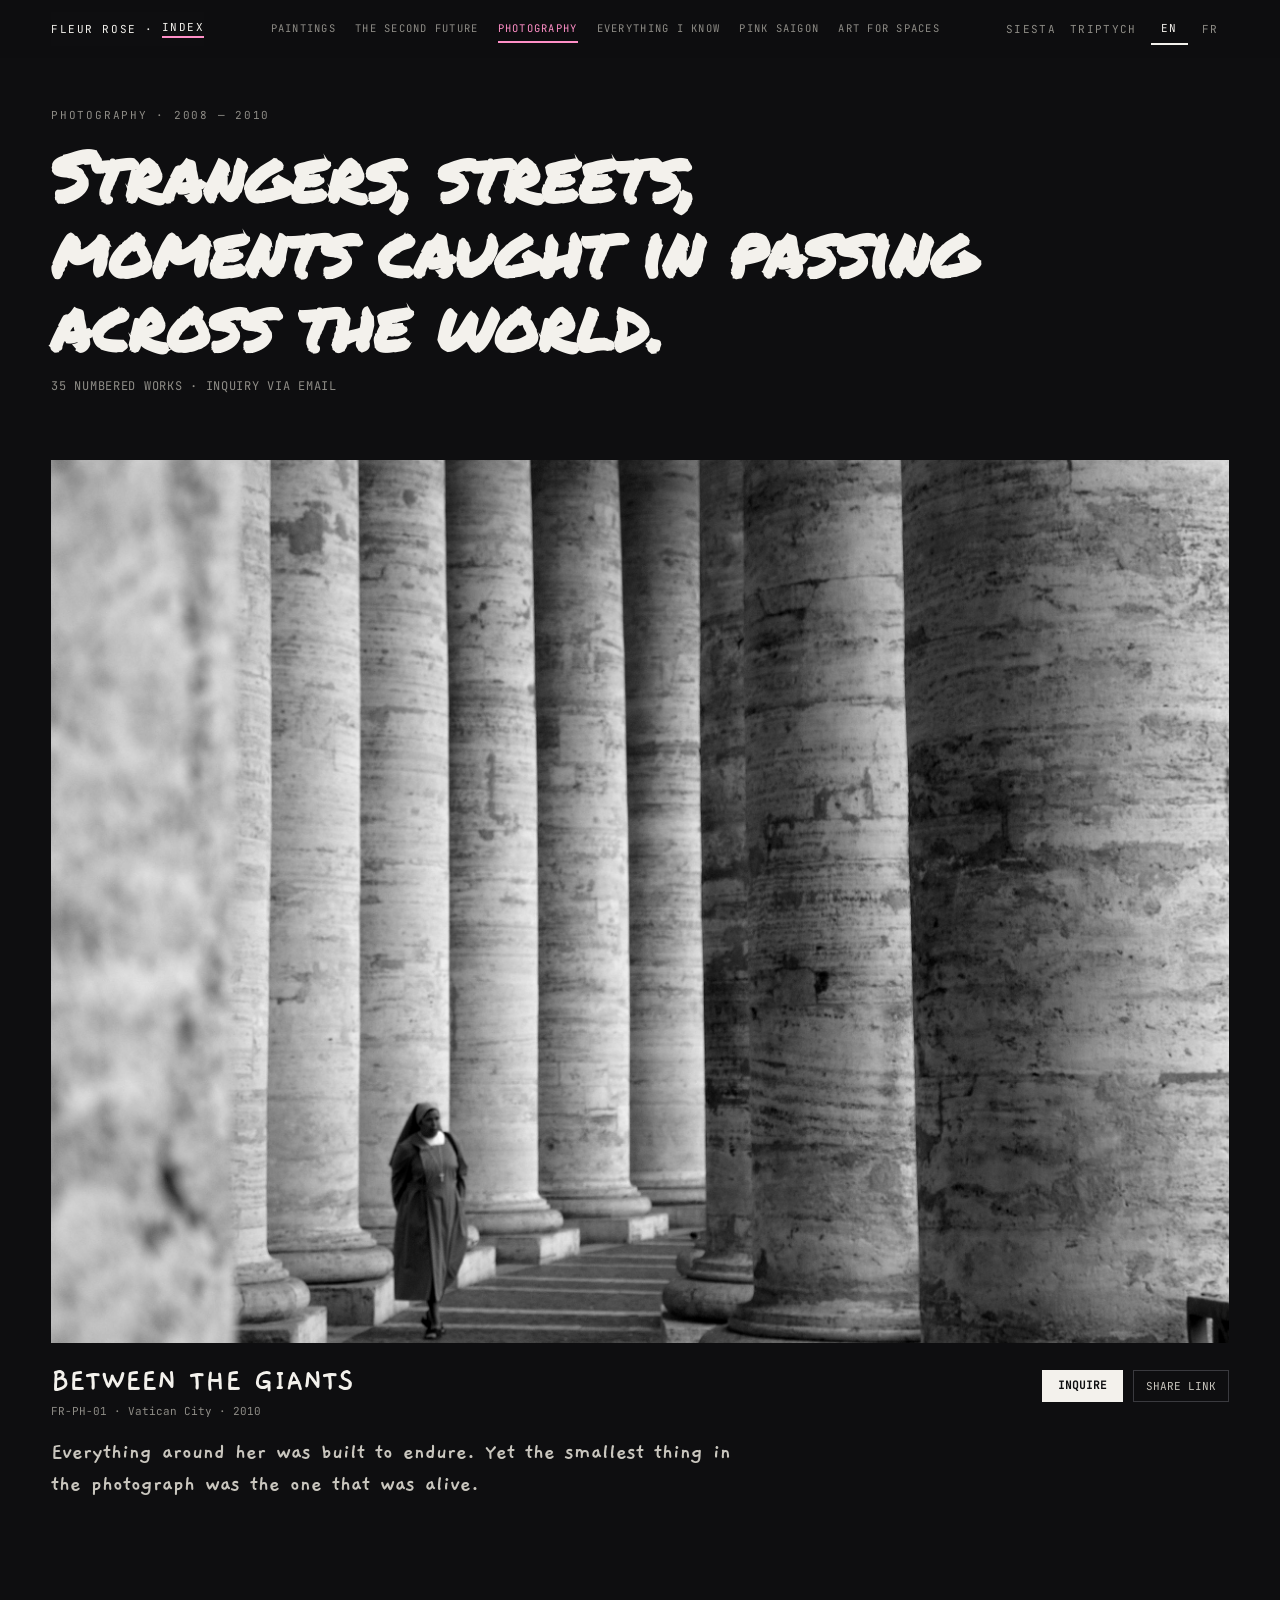
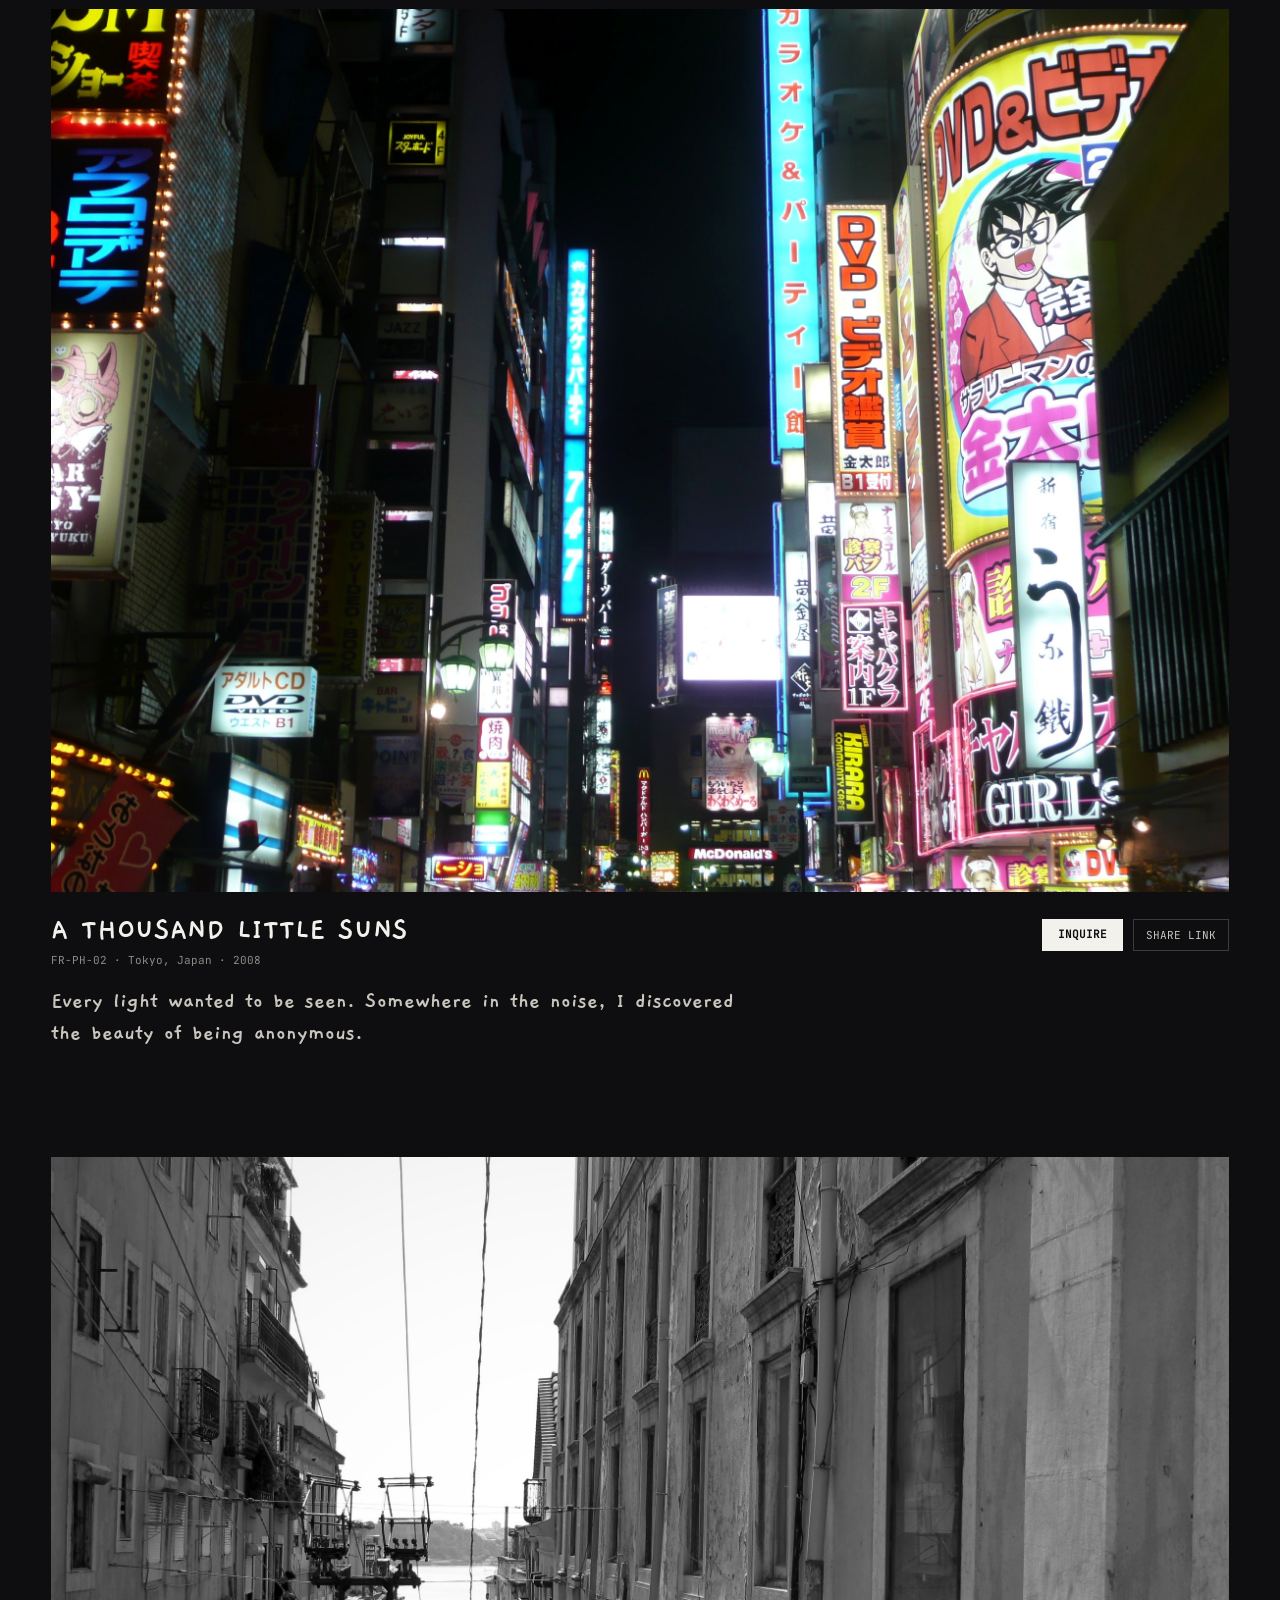
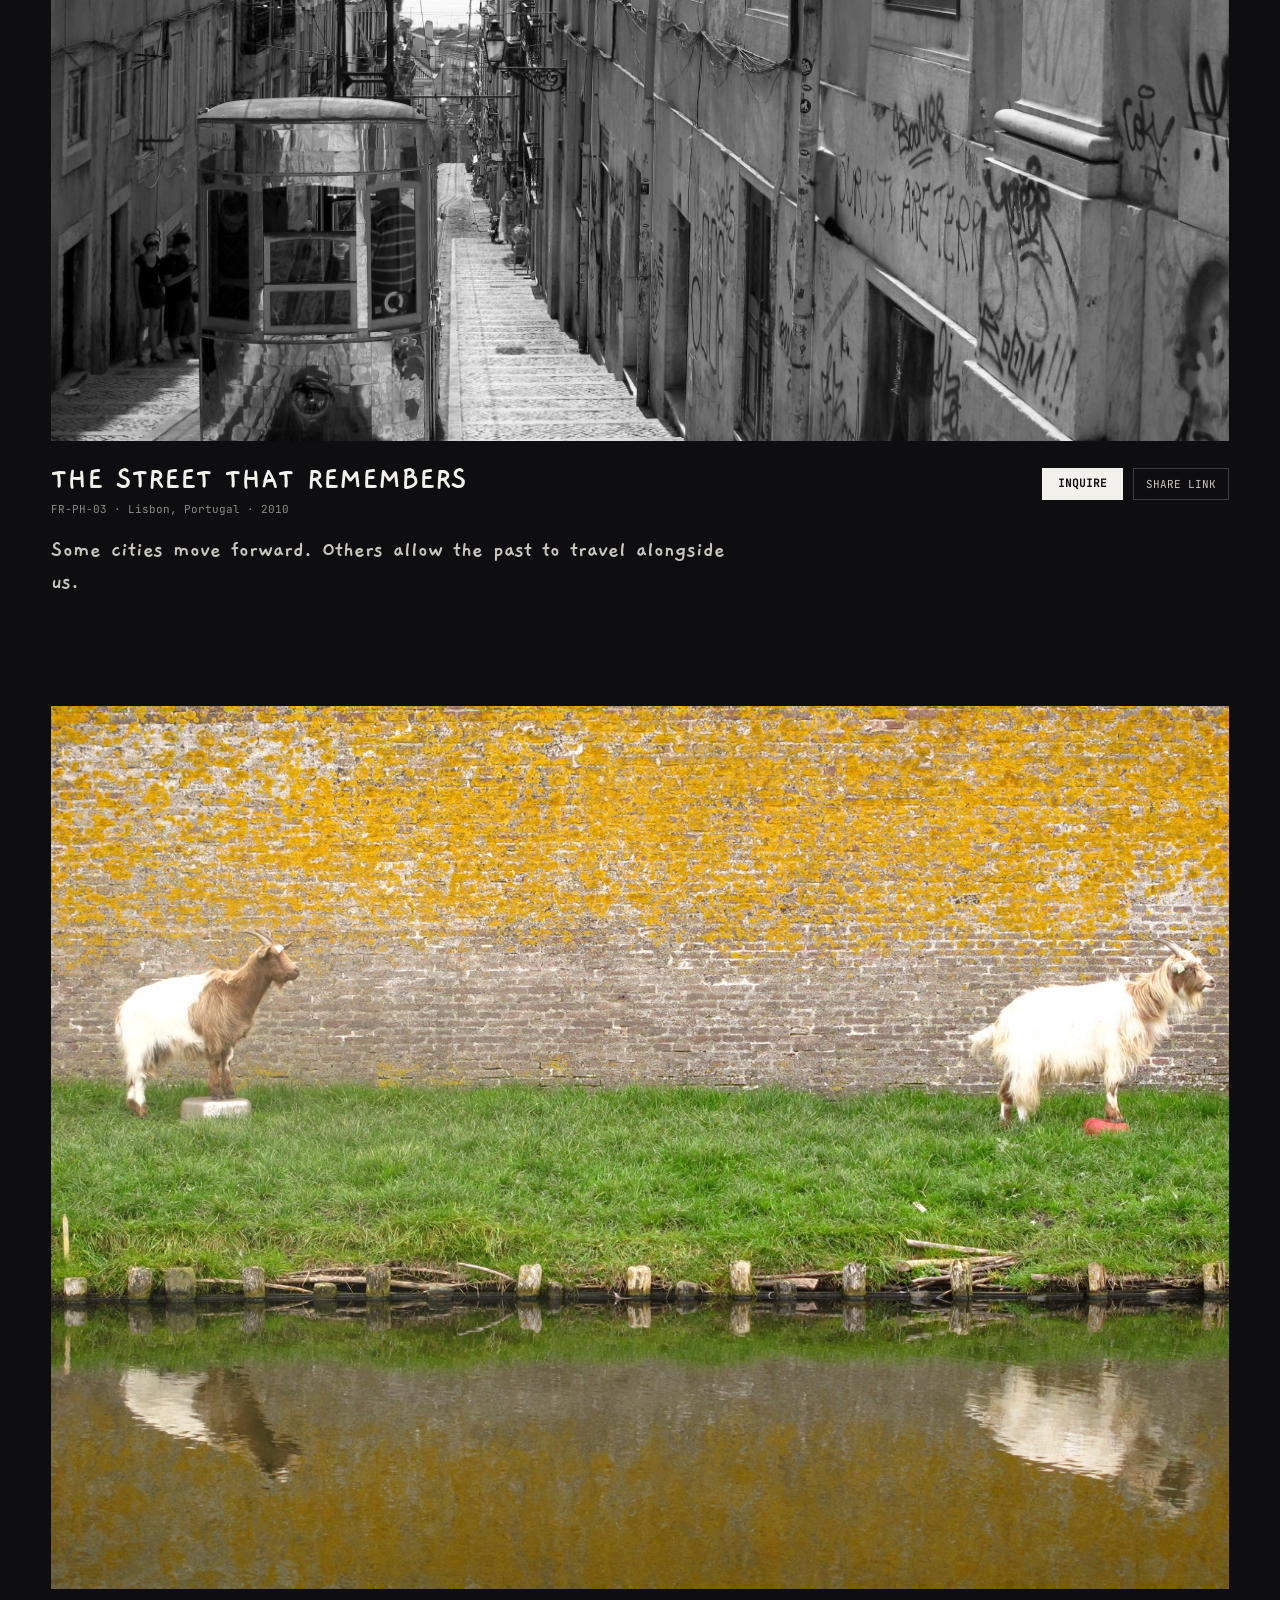
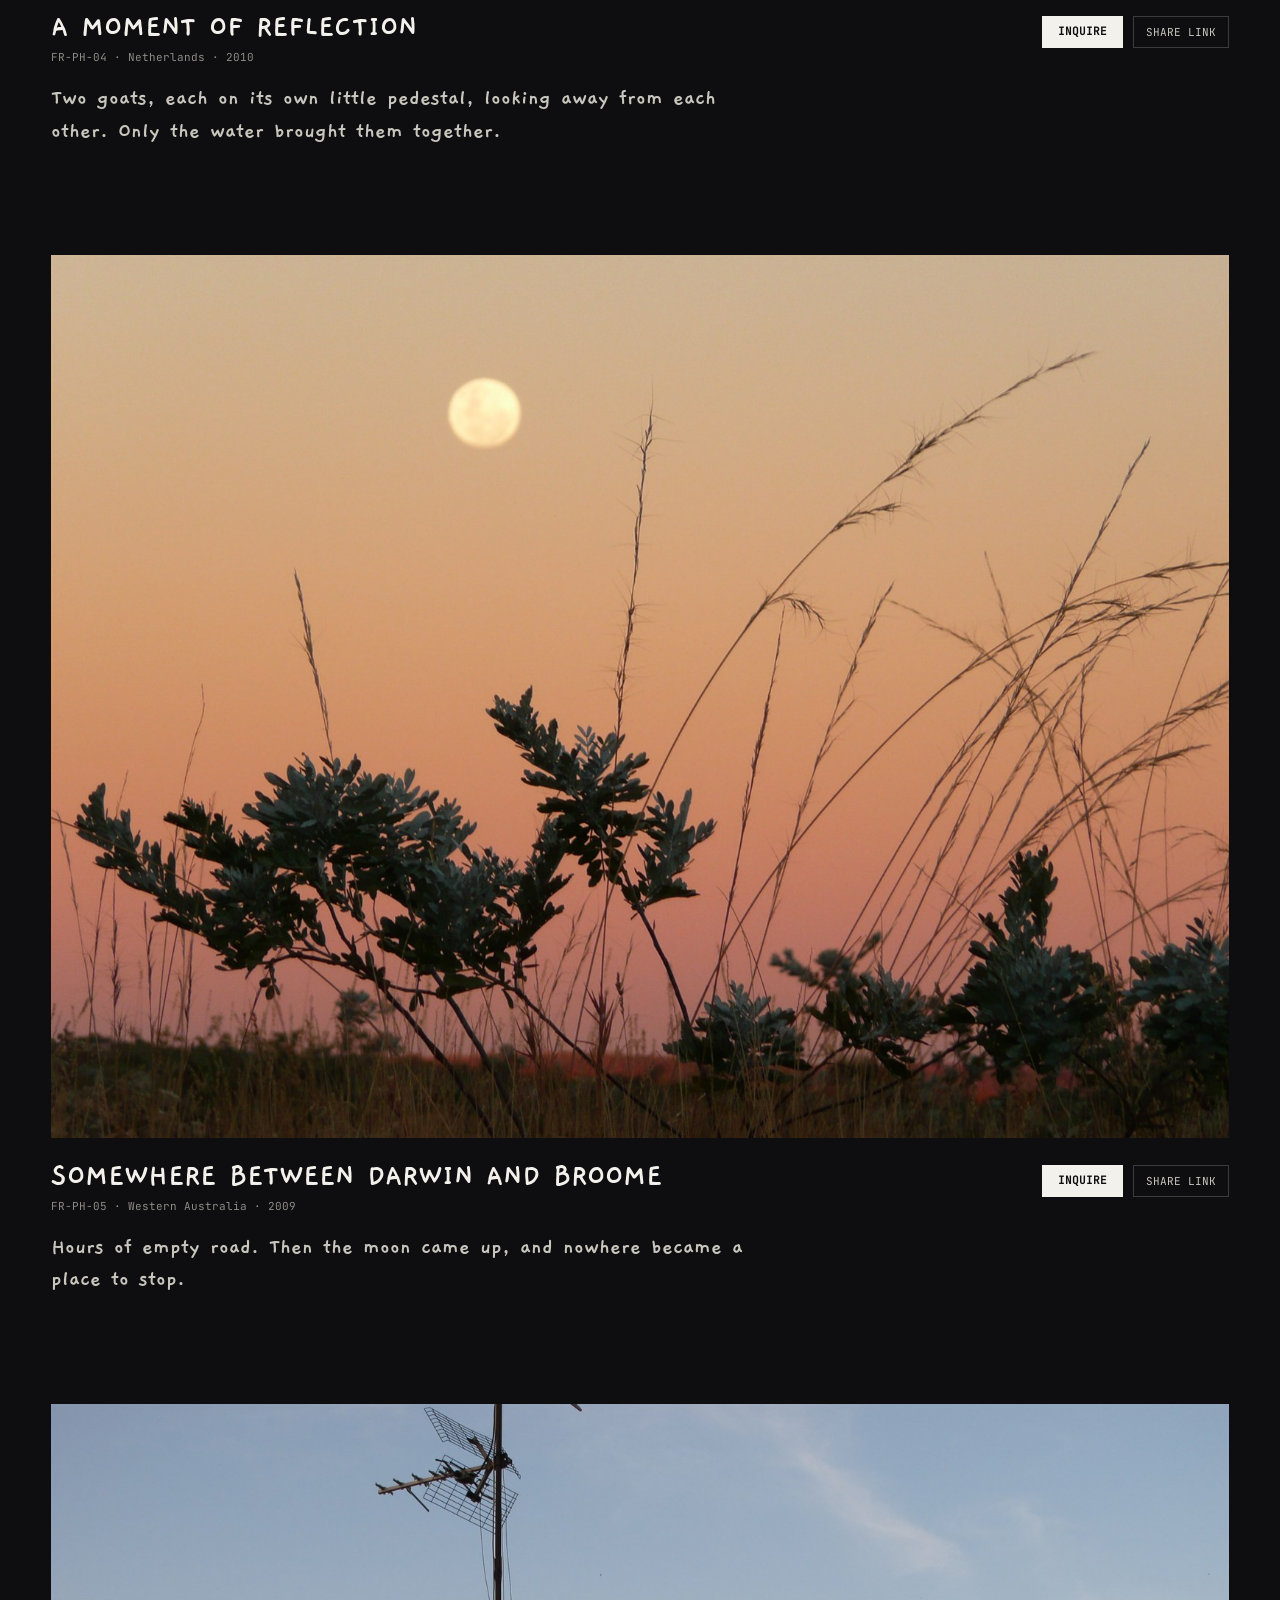
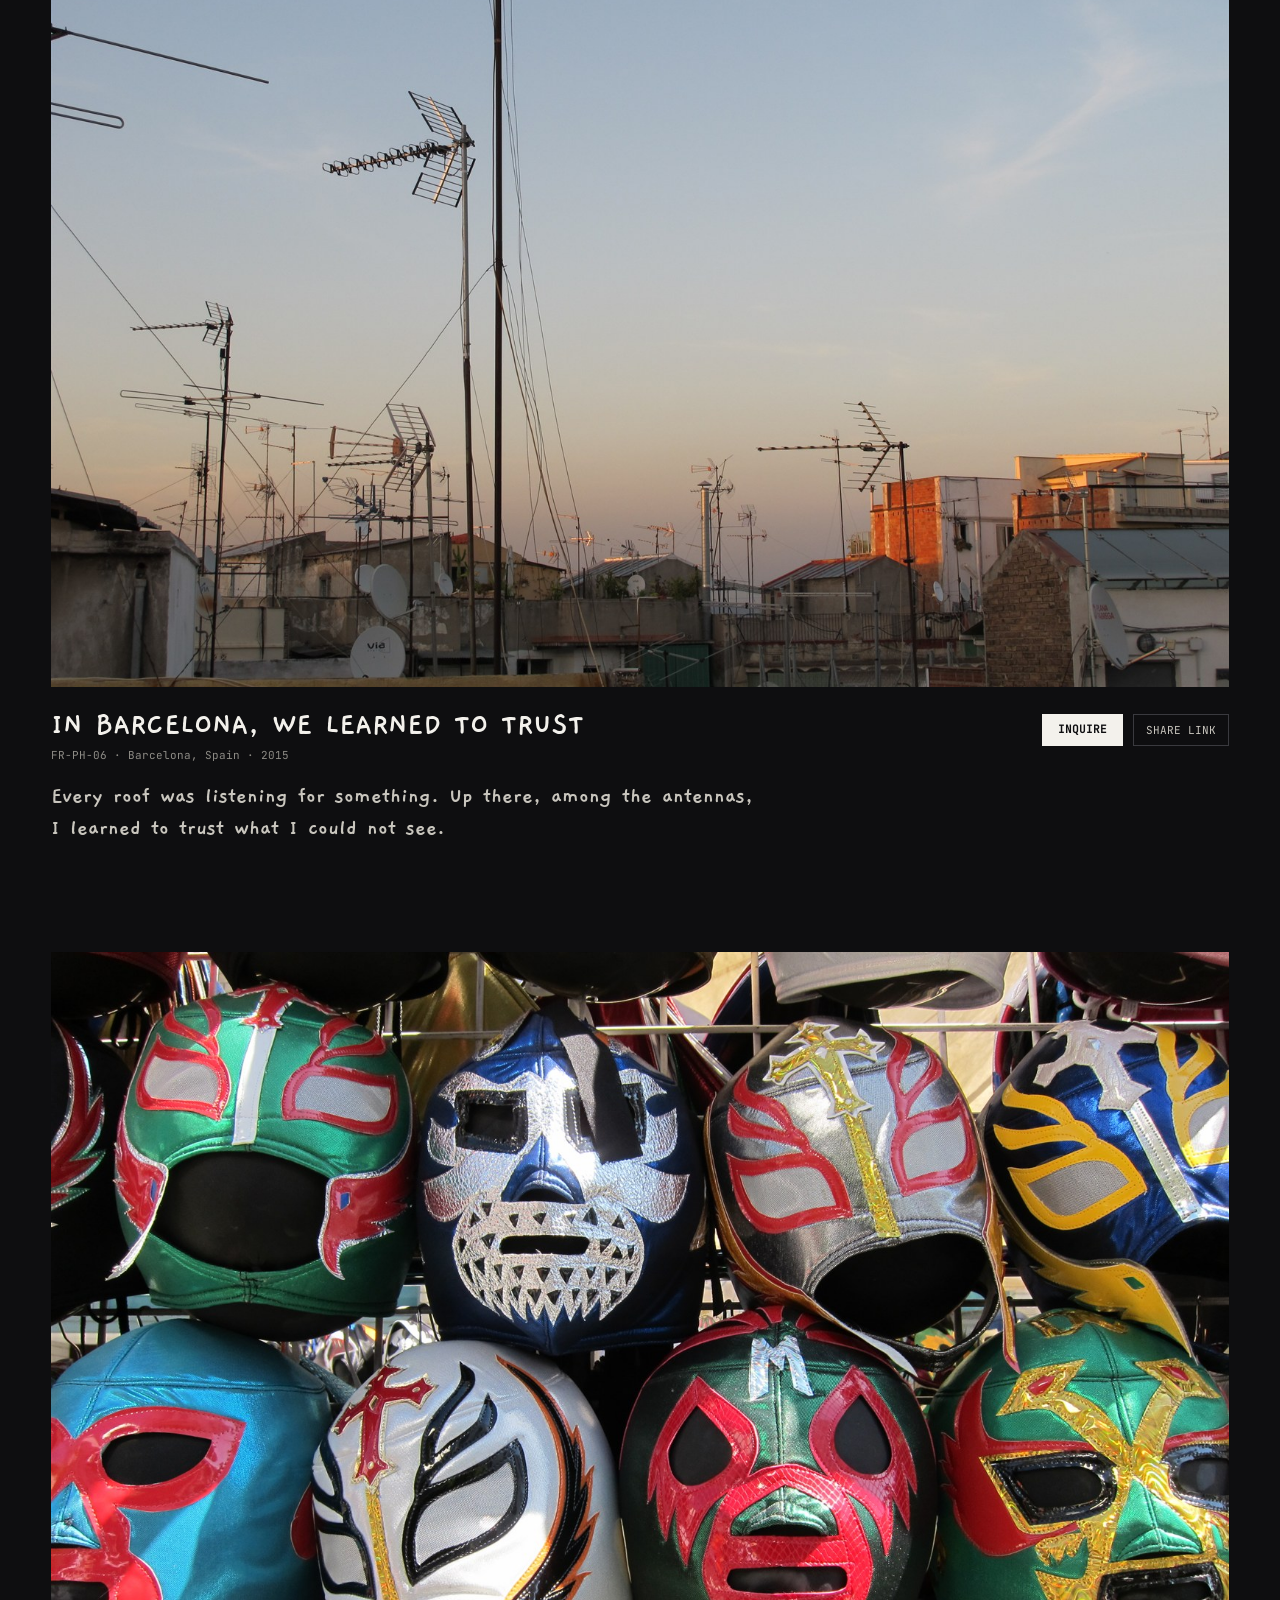
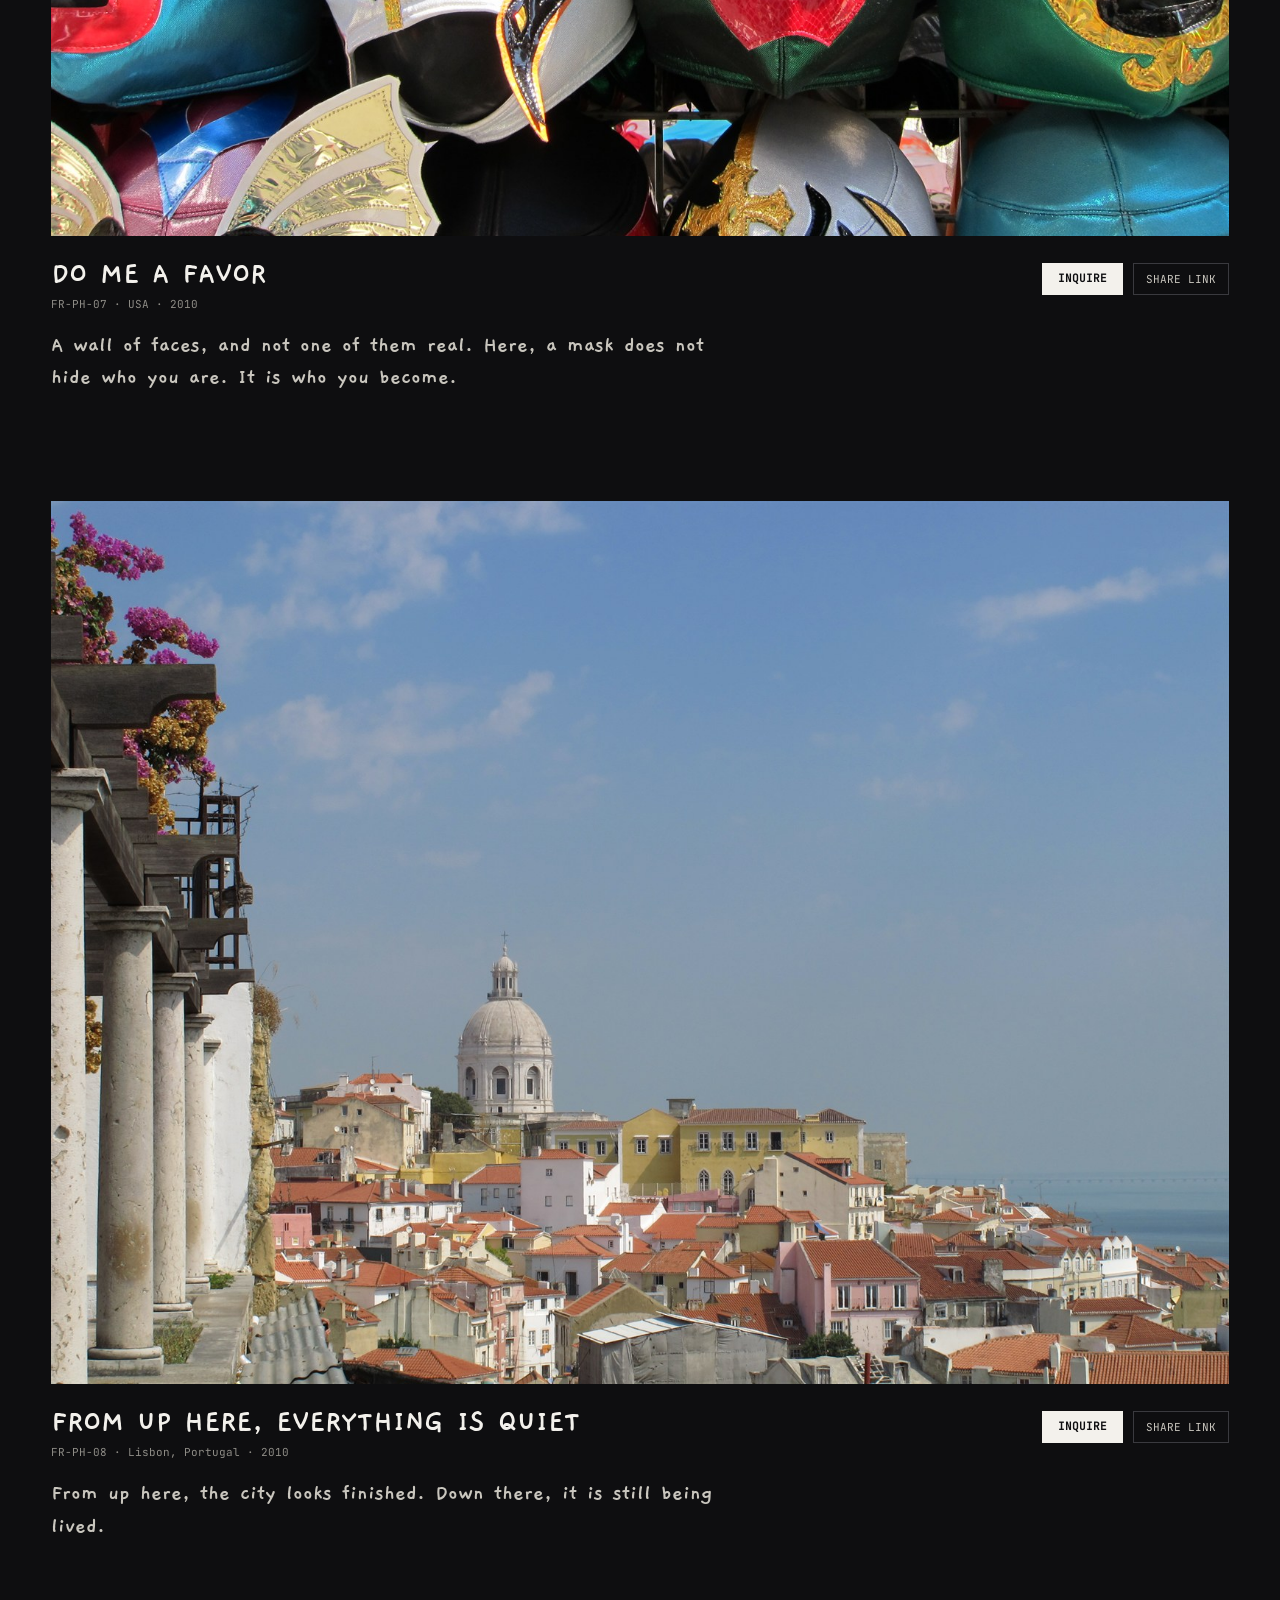
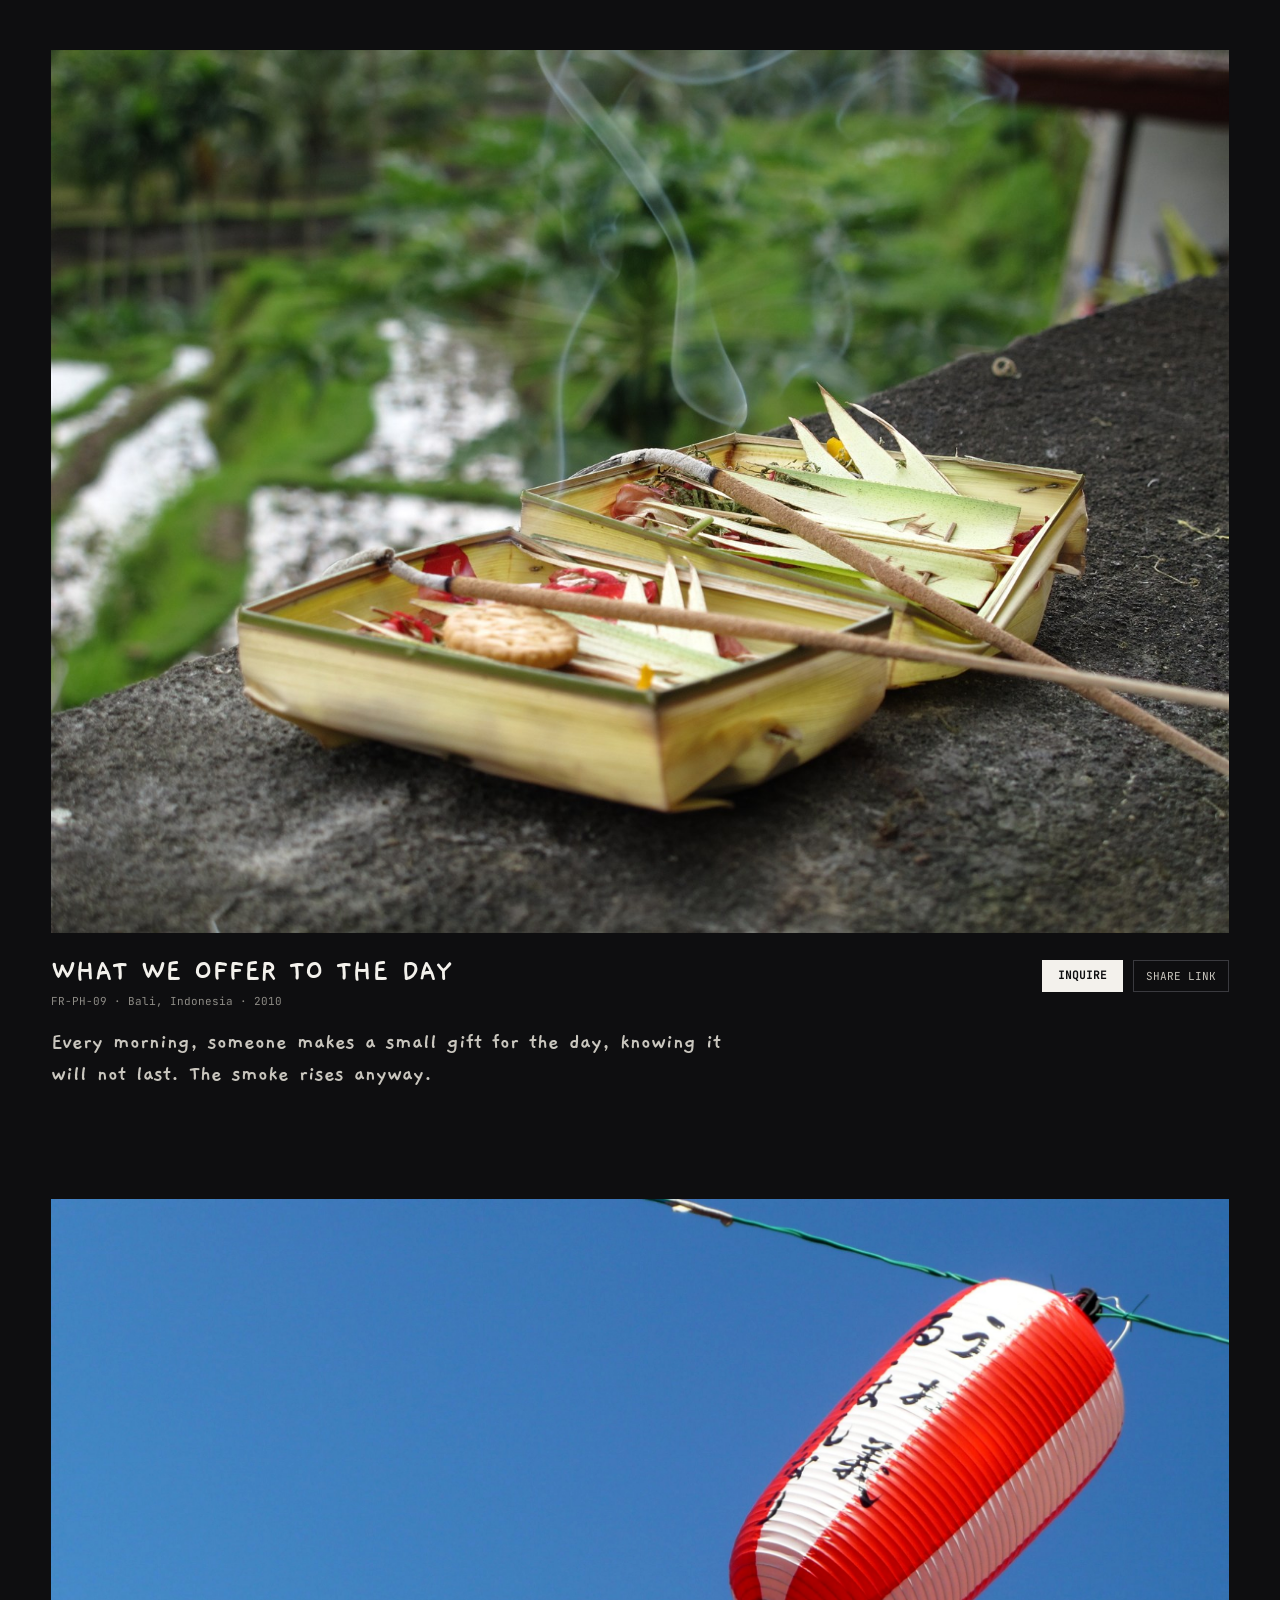
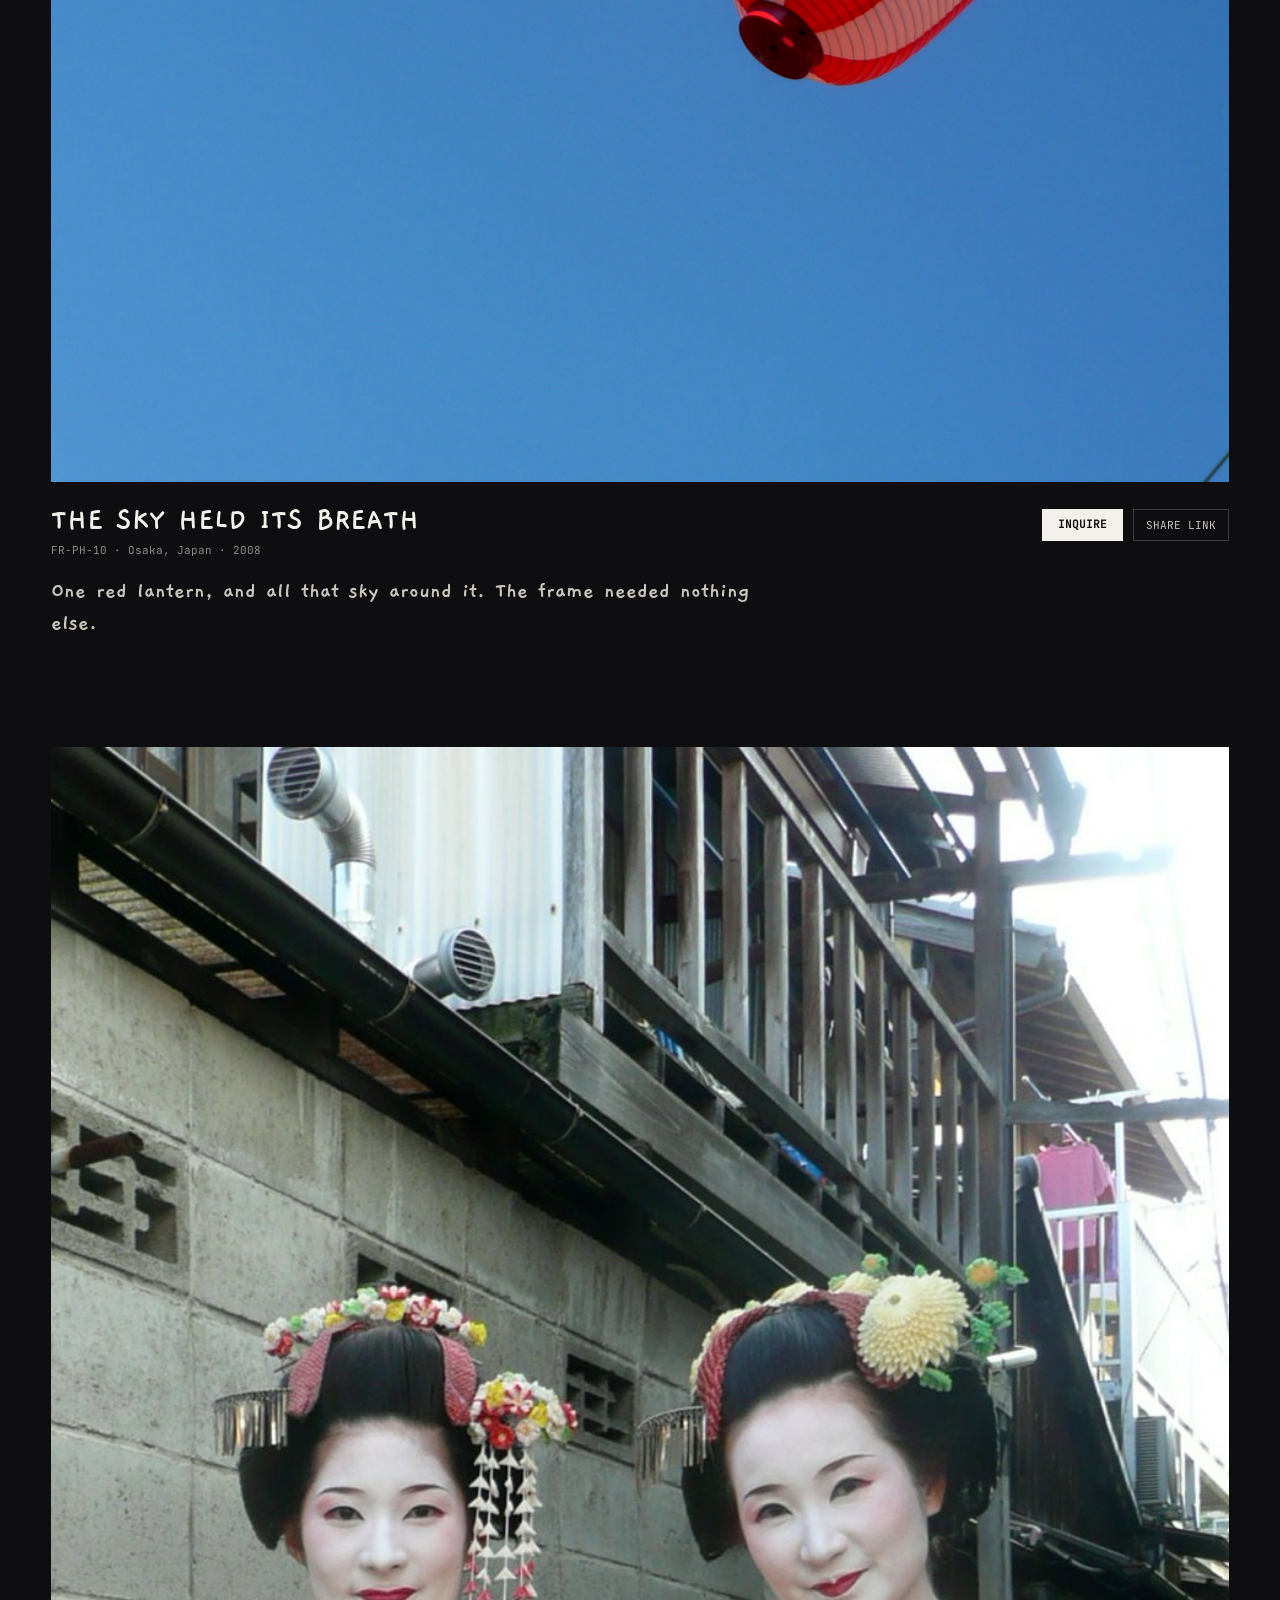
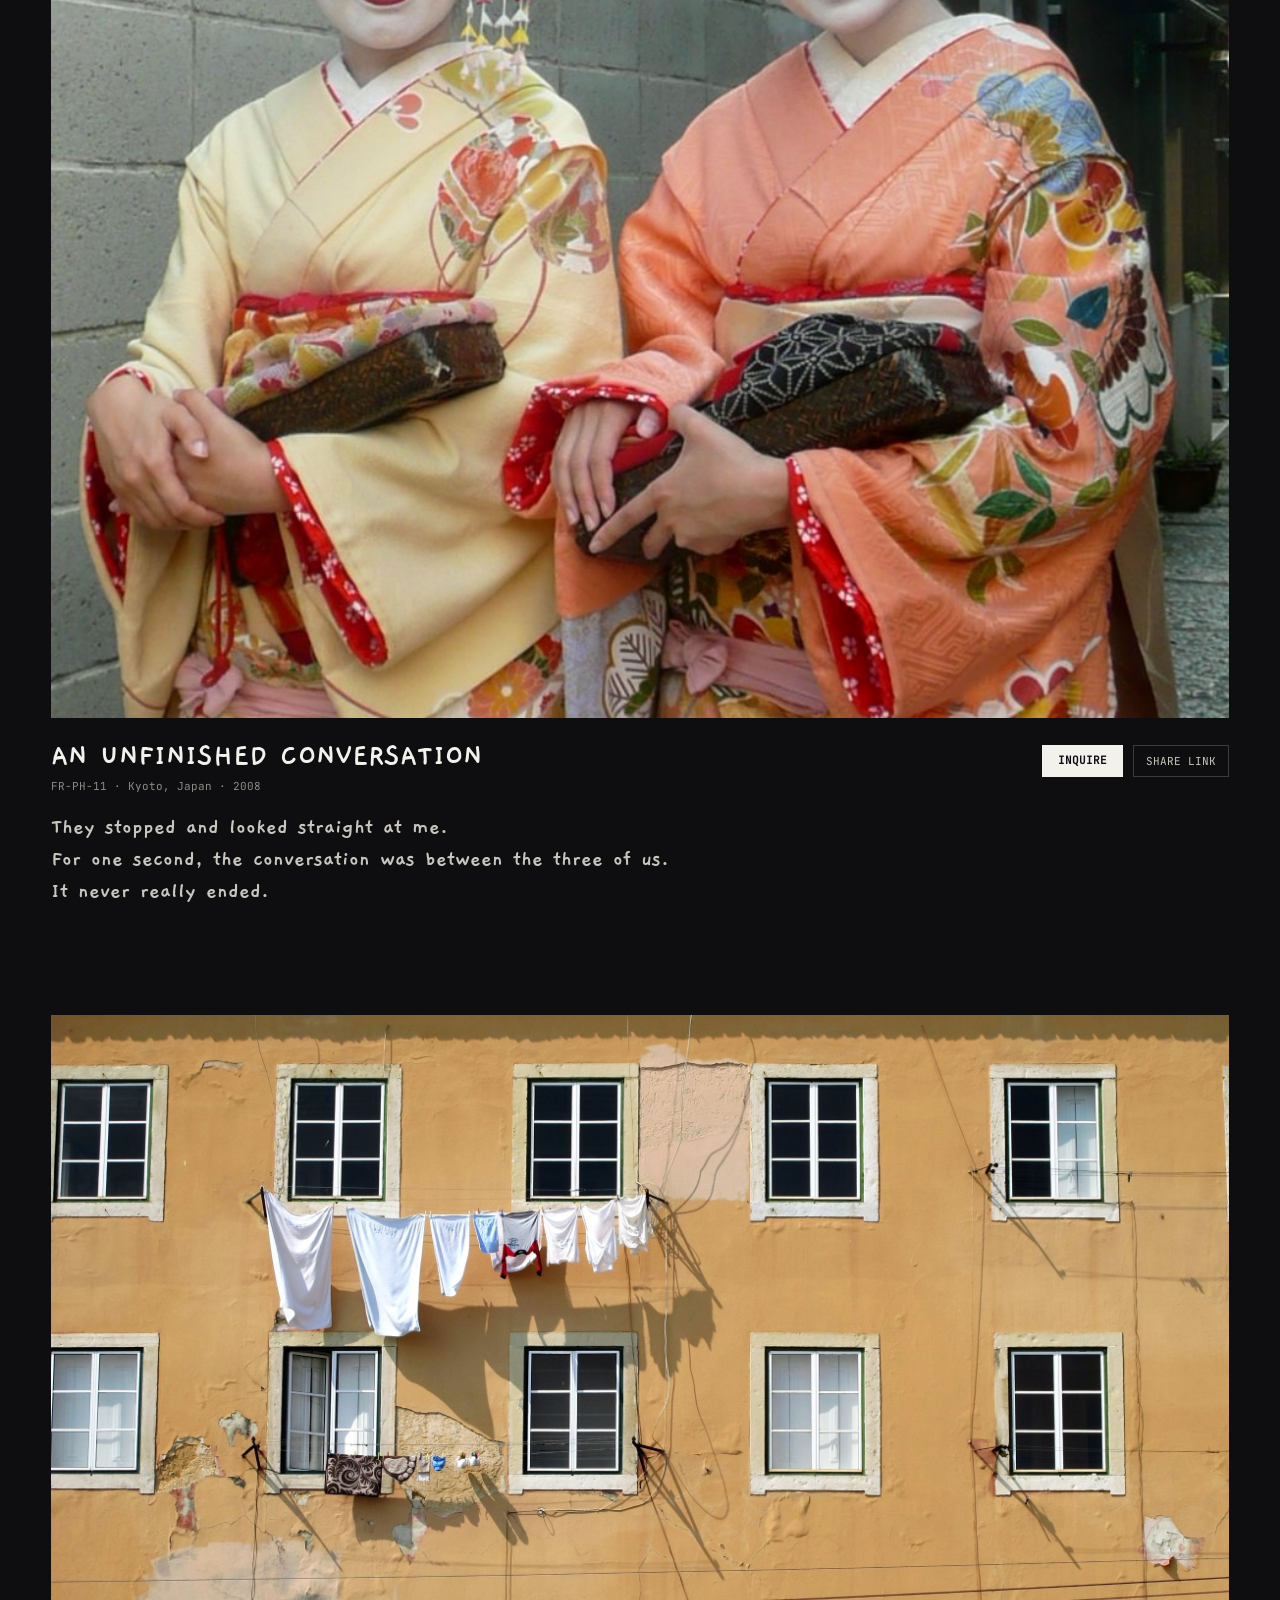
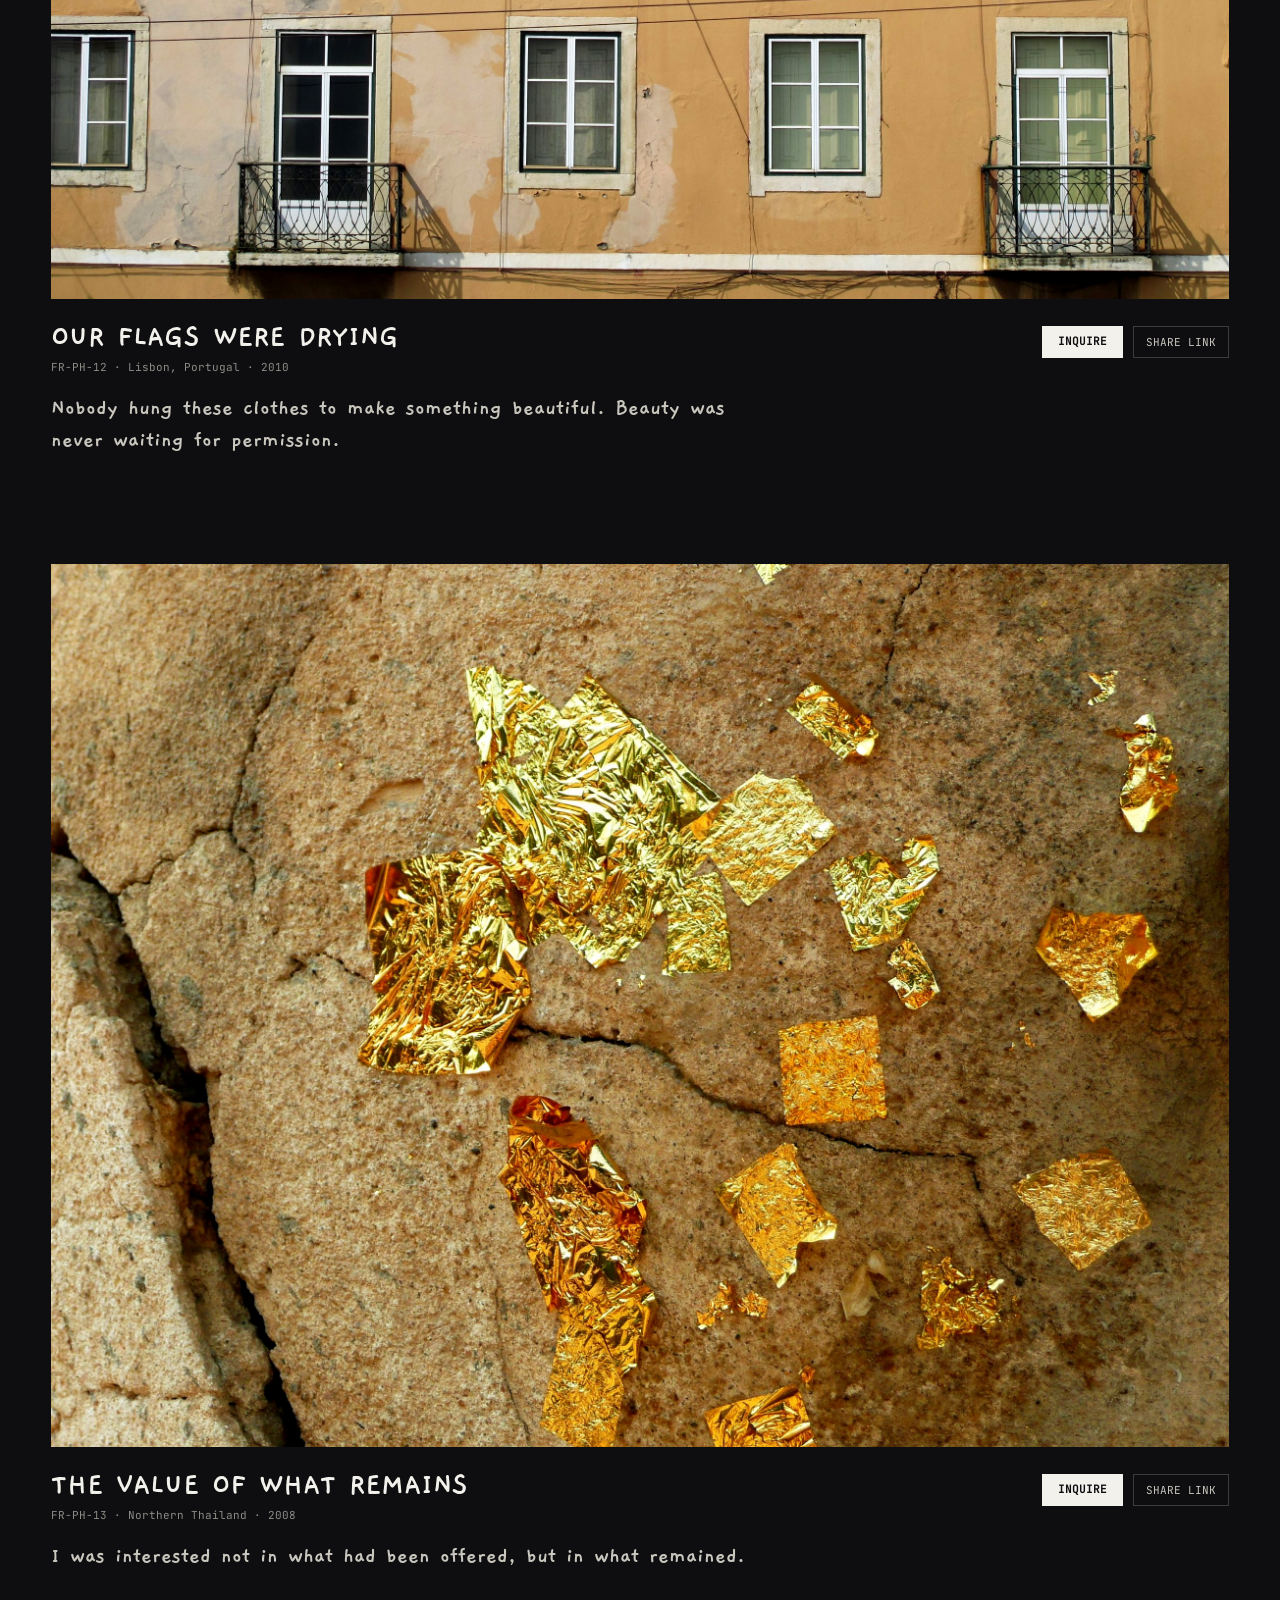
<file: photography.html>
﻿<!DOCTYPE html>
<html lang="en">
<head>
  <meta charset="utf-8">
  <meta name="viewport" content="width=device-width, initial-scale=1">
  <title>Photography · Fleur Rose</title>
  <meta name="description" content="Photography collection by FLEUR ROSE (2008–2010). 29 works from Saigon, Tokyo, Kyoto, Lisbon, Rome, and Paris.">
  <link rel="canonical" href="https://www.fleurrose2am.com/photography.html">
  
  <meta property="og:site_name" content="FLEUR ROSE — Photography">
  <meta property="og:title" content="Photography · 2008 — 2010 · Fleur Rose">
  <meta property="og:description" content="Strangers, streets, moments caught in passing across the world.">
  <meta property="og:url" content="https://www.fleurrose2am.com/photography.html">
  <meta property="og:type" content="article">
  <meta property="og:image" content="https://www.fleurrose2am.com/img/photographs/edited/2400/FR-PH-01_twice-upon-a-time.jpg">
  
  <meta name="theme-color" content="#0E0E10">
    <link rel="preload" href="fonts/PermanentMarker-400-latin.woff2" as="font" type="font/woff2" crossorigin>
  <link rel="preload" href="fonts/Archivo-400-latin.woff2" as="font" type="font/woff2" crossorigin>
  <link rel="preload" href="fonts/Gaegu-700-latin.woff2" as="font" type="font/woff2" crossorigin>
  <link rel="preload" href="fonts/JetBrainsMono-400-latin.woff2" as="font" type="font/woff2" crossorigin>
  <link rel="stylesheet" href="css/main.css?v=14">
</head>
<body style="background:#0E0E10; color:#F3F1EC;">

  
  <header class="fixed-nav">
    <button type="button" id="menu-toggle" aria-haspopup="dialog" style="background:#0E0E10; border:0; cursor:pointer; font-family:'JetBrains Mono',monospace; font-size:11px; letter-spacing:0.14em; color:#F3F1EC; padding:8px 0;">
      <span class="menu-bars-icon" aria-hidden="true"><svg width="16" height="16" viewBox="0 0 24 24" fill="none" stroke="currentColor" stroke-width="2" stroke-linecap="round"><line x1="3" y1="6" x2="21" y2="6"></line><line x1="3" y1="12" x2="21" y2="12"></line><line x1="3" y1="18" x2="21" y2="18"></line></svg></span>FLEUR ROSE · <span style="border-bottom:2px solid #FF8FC7; padding-bottom:2px">INDEX</span>
    </button>
    <nav class="nav-desktop-links" aria-label="Primary navigation">
      <a href="index.html#paintings">PAINTINGS</a>
      <a href="the-second-future.html">THE SECOND FUTURE</a>
      <a href="photography.html" class="active-page-link" style="color:#FF8FC7; border-color:#FF8FC7;">PHOTOGRAPHY</a>
      <a href="everything-i-know-i-owe-to-others.html">EVERYTHING I KNOW</a>
      <a href="pink-saigon.html">PINK SAIGON</a>
      <a href="art-for-spaces.html">ART FOR SPACES</a>
    </nav>
    <div class="nav-right">
      <a href="#series-siesta" class="font-mono nav-secondary" style="font-size:11px; letter-spacing:0.12em; color:#8E8C86;">SIESTA</a>
      <a href="#triptych" class="font-mono nav-secondary" style="font-size:11px; letter-spacing:0.12em; color:#8E8C86;">TRIPTYCH</a>
      <nav aria-label="Language selection" style="display:flex; gap:4px;">
        <button type="button" class="lang-btn active" data-lang="en">EN</button>
        <button type="button" class="lang-btn" data-lang="fr">FR</button>
      </nav>
    </div>
  </header>

  
  <div id="menu-overlay" class="menu-overlay" role="dialog" aria-modal="true" aria-label="Index">
    <div style="display:flex; justify-content:space-between; align-items:center; font-family:'JetBrains Mono',monospace; font-size:11px; letter-spacing:0.14em; color:#8E8C86;">
      <span>FLEUR ROSE · ART TO STAY ALIVE</span>
      <button type="button" id="menu-close" style="background:none; border:0; cursor:pointer; font-family:'JetBrains Mono',monospace; font-size:11px; letter-spacing:0.14em; color:#F3F1EC; padding:12px 4px;">CLOSE ✕</button>
    </div>
    <ol style="list-style:none; margin:0; padding:0; display:flex; flex-direction:column; gap:clamp(14px, 2.5vh, 26px);">
      <li class="menu-item">
        <a href="index.html" class="font-marker menu-link-main">PAINTINGS</a>
        <span class="font-mono menu-link-sub">Selected works 2026</span>
      </li>
      <li class="menu-item">
        <a href="the-second-future.html" class="font-marker menu-link-main">THE SECOND FUTURE</a>
        <span class="font-mono menu-link-sub">Christmas Edition · Saigon</span>
      </li>
      <li class="menu-item">
        <a href="photography.html" class="font-marker menu-link-main active-page-link" style="color:#FF8FC7; border-color:#FF8FC7;">PHOTOGRAPHY</a>
        <span class="font-mono menu-link-sub">35 numbered works · 2008–2015</span>
      </li>
      <li class="menu-item">
        <a href="everything-i-know-i-owe-to-others.html" class="font-marker menu-link-main">EVERYTHING I KNOW</a>
        <span class="font-mono menu-link-sub">Open door archive · For curators</span>
      </li>
      <li class="menu-item">
        <a href="pink-saigon.html" class="font-marker menu-link-main">PINK SAIGON</a>
        <span class="font-mono menu-link-sub">The creative practice</span>
      </li>
      <li class="menu-item">
        <a href="art-for-spaces.html" class="font-marker menu-link-main">ART FOR SPACES</a>
        <span class="font-mono menu-link-sub">Art en entreprise &amp; fiscalité</span>
      </li>
      <li class="menu-item">
        <a href="art-for-spaces.html" style="color:#8E8C86;">ART FOR SPACES</a>
      <a href="dossier-portofolio-fleur-rose.html" target="_blank" rel="noopener" class="font-mono" style="font-size:13px; letter-spacing:0.14em; color:#C9C6BE; padding-top:16px;" data-i18n="nav.dossier">ARTIST PORTFOLIO</a>
      </li>
      <li class="menu-item">
        <a href="legal.html" class="font-mono" style="font-size:13px; letter-spacing:0.14em; color:#8E8C86; padding-top:6px;">LEGAL NOTICE &amp; TERMS</a>
      </li>
    </ol>
  </div>

  
  <section style="padding:clamp(90px, 12vh, 150px) clamp(22px, 4vw, 64px) clamp(40px, 6vh, 80px); max-width:1280px; margin:0 auto;">
    <div class="font-mono" style="font-size:11px; letter-spacing:0.16em; text-transform:uppercase; color:#8E8C86;" data-i18n="photography.kicker">PHOTOGRAPHY · 2008 — 2010</div>
    <h1 class="font-marker" style="margin:16px 0 0; font-size:clamp(32px, 5.5vw, 76px); line-height:1.06; max-width:20ch;" data-i18n="photography.lead">
      Strangers, streets, moments caught in passing across the world.
    </h1>
    <p class="font-mono" style="margin-top:16px; font-size:12px; color:#8E8C86; letter-spacing:0.06em;">35 NUMBERED WORKS · INQUIRY VIA EMAIL</p>
  </section>

  
  <main id="photo-stream" style="padding:0 clamp(22px, 4vw, 64px) clamp(80px, 14vh, 160px); max-width:1300px; margin:0 auto; display:flex; flex-direction:column; gap:clamp(60px, 12vh, 130px);">
    
  </main>

  
  <section id="triptych" style="padding:clamp(60px, 10vh, 120px) clamp(22px, 4vw, 64px); background:#17171A; border-top:1px solid #2A2A2E;">
    <div style="max-width:1100px; margin:0 auto; display:flex; flex-direction:column; gap:32px;">
      <span class="font-mono" style="font-size:11px; letter-spacing:0.16em; color:#8E8C86;">FEATURED WORK · REF 12</span>
      <h2 class="font-hand" style="margin:0; font-size:clamp(26px, 3.5vw, 44px); font-weight:700;">BLUE, INTERRUPTED · TRIPTYCH</h2>
      <div style="display:grid; grid-template-columns:repeat(3, 1fr); gap:16px;">
        <div style="aspect-ratio:3/4; background:#141416; overflow:hidden;"><img src="img/photographs/edited/2400/FR-PH-12_blue-interrupted.jpg" alt="Blue Interrupted panel 1" style="width:100%; height:100%; object-fit:cover; display:block;"></div>
        <div style="aspect-ratio:3/4; background:#141416; overflow:hidden;"><img src="img/photographs/edited/2400/FR-PH-12_blue-interrupted.jpg" alt="Blue Interrupted panel 2" style="width:100%; height:100%; object-fit:cover; display:block; filter:brightness(1.05);"></div>
        <div style="aspect-ratio:3/4; background:#141416; overflow:hidden;"><img src="img/photographs/edited/2400/FR-PH-12_blue-interrupted.jpg" alt="Blue Interrupted panel 3" style="width:100%; height:100%; object-fit:cover; display:block; filter:brightness(0.95);"></div>
      </div>
      <p class="font-hand" style="margin:0; font-size:clamp(18px, 2vw, 24px); line-height:1.4; color:#C9C6BE; font-weight:700;">
        For a moment, the entire sky seemed to have been drawn with a single line. Nothing stayed. Except the photograph.
      </p>
      <div>
        <a href="mailto:hello@fleurrose2am.com?subject=Inquiry:%20Blue%20Interrupted%20Triptych" style="background:#F3F1EC; color:#0E0E10; padding:14px 24px; font-weight:600; text-decoration:none; font-size:14px; display:inline-block;">INQUIRE ABOUT TRIPTYCH &rarr;</a>
      </div>
    </div>
  </section>

  
  <footer style="border-top:1px solid #2A2A2E; padding:28px clamp(22px, 4vw, 64px) 40px; display:flex; flex-wrap:wrap; justify-content:space-between; gap:12px 32px; font-family:'JetBrains Mono',monospace; font-size:11px; letter-spacing:0.12em; color:#8E8C86;">
    <span>FLEUR ROSE · <a href="mailto:hello@fleurrose2am.com" style="color:#C9C6BE;">hello@fleurrose2am.com</a></span>
    <div style="display:flex; flex-wrap:wrap; gap:8px 20px;">
      <a href="index.html" style="color:#8E8C86;">PAINTINGS</a>
      <a href="the-second-future.html" style="color:#FF8FC7;">THE SECOND FUTURE</a>
      <a href="art-for-spaces.html" style="color:#8E8C86;">ART FOR SPACES</a>
      <a href="dossier-portofolio-fleur-rose.html" target="_blank" rel="noopener" style="color:#C9C6BE;">PORTFOLIO</a>
      <a href="legal.html" style="color:#8E8C86;">LEGAL NOTICE</a>
    </div>
  </footer>

  <script src="js/i18n.js?v=8"></script>
  <script src="js/inquiry.js?v=14"></script>
  <script src="js/main.js?v=11"></script>
  <script>
    let photoCatalog = [];

    async function initPhotography() {
      try {
        const res = await fetch('data/photography.json');
        photoCatalog = await res.json();
        renderPhotos();
      } catch (err) {
        console.error('Failed to load photography catalog', err);
      }
    }

    function renderPhotos() {
      const container = document.getElementById('photo-stream');
      if (!container) return;
      const lang = window.I18N ? window.I18N.getLang() : 'en';

      container.innerHTML = photoCatalog.map((p) => {
        const place = lang === 'fr' ? p.place_fr : p.place_en;
        const story = lang === 'fr' ? p.story_fr : p.story_en;
        const mailHref = window.Inquiry.mailto(`Inquiry: FR-PH-${p.n} "${p.title}"`);

        // Check if file is pending/missing (Photo 14 and 17)
        if (p.missing) {
          return `
            <article id="fr-ph-${p.n}" style="display:flex; flex-direction:column; gap:18px;">
              <div style="width:100%; aspect-ratio:${p.ratio}; background:#17171A; border:1px dashed #5A5851; display:flex; align-items:center; justify-content:center; padding:24px;">
                <span class="font-mono" style="font-size:11px; letter-spacing:0.14em; color:#8E8C86; text-align:center;">
                  FR-PH-${p.n} · ${p.title}<br>IMAGE MASTER FILE PENDING DIGITIZATION
                </span>
              </div>
              <div style="display:flex; justify-content:space-between; align-items:baseline;">
                <h2 class="font-hand" style="margin:0; font-size:clamp(22px, 2.5vw, 32px); font-weight:700;">${p.title}</h2>
                <span class="font-mono" style="font-size:11px; color:#8E8C86;">${p.n} · ${place} · ${p.year}</span>
              </div>
              <p class="font-hand" style="margin:0; font-size:clamp(18px, 1.8vw, 24px); line-height:1.4; color:#C9C6BE; font-weight:700; white-space:pre-line; max-width:54ch;">${story}</p>
            </article>
          `;
        }

        return `
          <article id="fr-ph-${p.n}" style="display:flex; flex-direction:column; gap:18px;">
            <div style="width:100%; aspect-ratio:${p.ratio}; background:#17171A; overflow:hidden;">
              <img src="${p.src}" alt="${p.alt}" loading="lazy" style="width:100%; height:100%; object-fit:contain; display:block;">
            </div>
            <div style="display:flex; flex-wrap:wrap; justify-content:space-between; align-items:baseline; gap:16px;">
              <div>
                <h2 class="font-hand" style="margin:0; font-size:clamp(22px, 2.5vw, 32px); font-weight:700;">${p.title}</h2>
                <span class="font-mono" style="font-size:11px; color:#8E8C86;">FR-PH-${p.n} · ${place} · ${p.year}</span>
              </div>
              <div style="display:flex; gap:10px;">
                <a href="${mailHref}" class="font-mono" style="background:#F3F1EC; color:#0E0E10; padding:8px 16px; font-size:11px; text-decoration:none; font-weight:600;">INQUIRE</a>
                <button type="button" class="font-mono" style="background:none; border:1px solid #3A3A3F; color:#C9C6BE; padding:8px 12px; font-size:11px; cursor:pointer;" onclick="sharePhoto('${p.n}')">SHARE LINK</button>
              </div>
            </div>
            <p class="font-hand" style="margin:0; font-size:clamp(18px, 1.8vw, 24px); line-height:1.4; color:#C9C6BE; font-weight:700; white-space:pre-line; max-width:54ch;">${story}</p>
          </article>
        `;
      }).join('');
    }

    function sharePhoto(num) {
      const url = `${window.location.origin}${window.location.pathname}#fr-ph-${num}`;
      if (navigator.clipboard) {
        navigator.clipboard.writeText(url).then(() => {
          window.Inquiry.toast(`Link for FR-PH-${num} copied!`);
        });
      }
    }

    window.addEventListener('langchange', renderPhotos);
    document.addEventListener('DOMContentLoaded', initPhotography);
  </script>
</body>
</html>
</file>
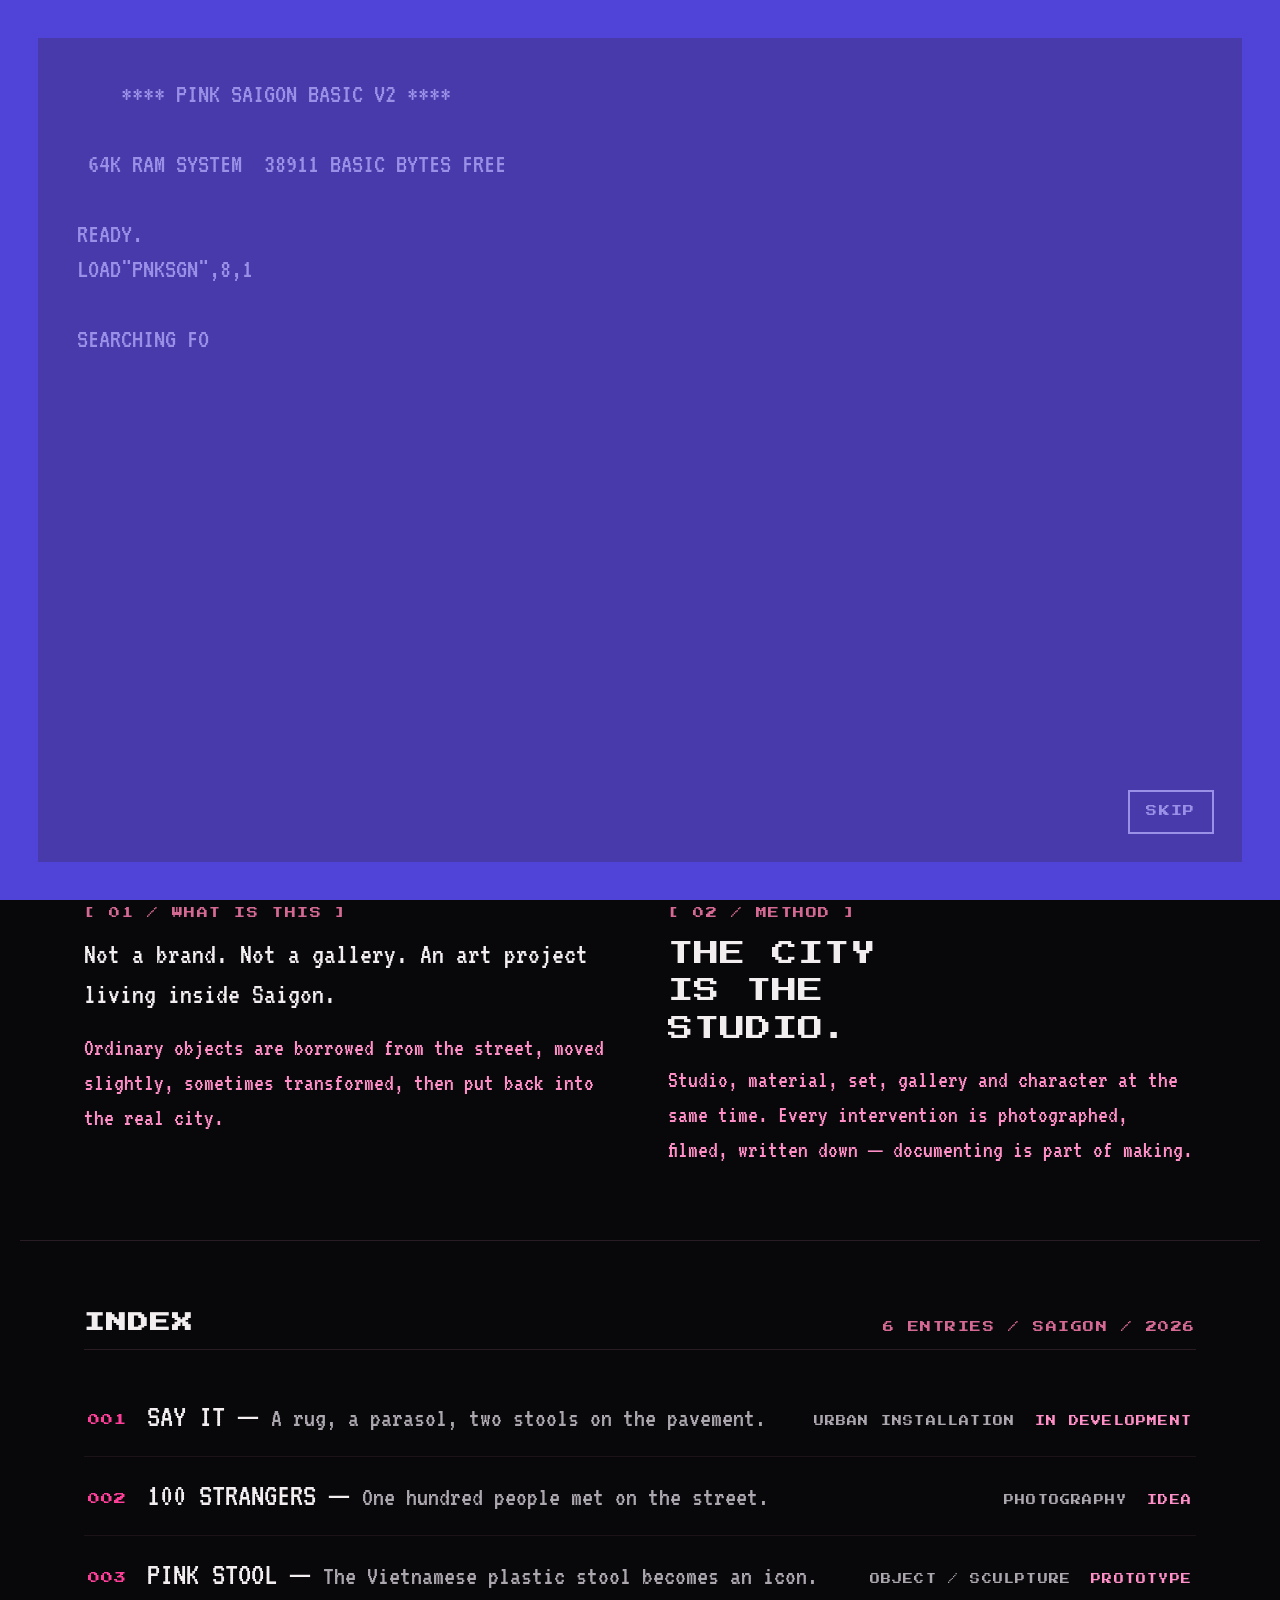
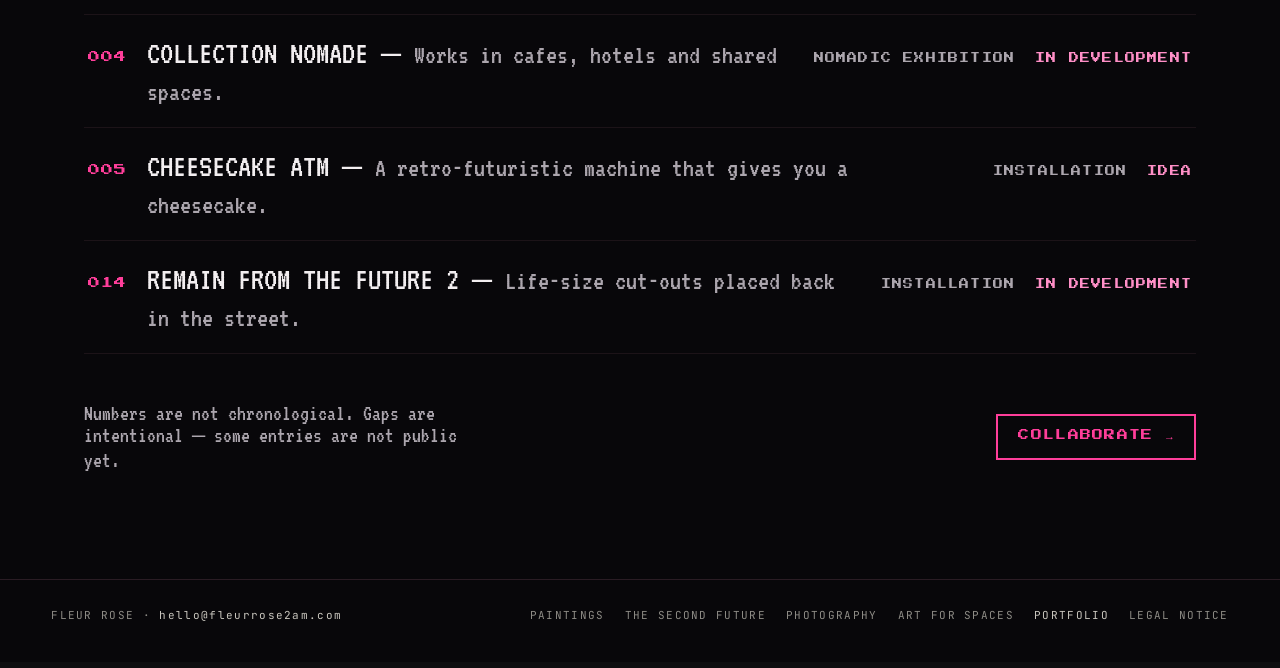
<file: pink-saigon.html>
﻿<!DOCTYPE html>
<html lang="en">
<head>
  <meta charset="utf-8">
  <meta name="viewport" content="width=device-width, initial-scale=1">
  <title>Pink Saigon · Creative Practice &amp; Artistic Label · Fleur Rose</title>
  <meta name="description" content="PINK SAIGON is the creative label and artistic practice founded by FLEUR ROSE in Ho Chi Minh City. Urban installations, objects, nomadic exhibitions.">
  <link rel="canonical" href="https://www.fleurrose2am.com/pink-saigon.html">
  
  <meta property="og:site_name" content="PINK SAIGON">
  <meta property="og:title" content="Pink Saigon · Creative Practice &amp; Artistic Label">
  <meta property="og:description" content="Art to stay alive. Urban installations, objects, photography from Saigon.">
  <meta property="og:url" content="https://www.fleurrose2am.com/pink-saigon.html">
  <meta property="og:type" content="website">
  
  <meta name="theme-color" content="#08070A">
  <link rel="preload" href="fonts/PressStart2P-400-latin.woff2" as="font" type="font/woff2" crossorigin>
  <link rel="preload" href="fonts/VT323-400-latin.woff2" as="font" type="font/woff2" crossorigin>
  <link rel="preload" href="fonts/PermanentMarker-400-latin.woff2" as="font" type="font/woff2" crossorigin>
  <link rel="preload" href="fonts/Archivo-400-latin.woff2" as="font" type="font/woff2" crossorigin>
  <link rel="preload" href="fonts/Gaegu-700-latin.woff2" as="font" type="font/woff2" crossorigin>
  <link rel="preload" href="fonts/JetBrainsMono-400-latin.woff2" as="font" type="font/woff2" crossorigin>
  <link rel="stylesheet" href="css/main.css?v=14">
</head>
<body style="background:#08070A; color:#F2EEF0; font-family:'VT323',monospace;">

  <div id="ps-boot-overlay" style="position:fixed; inset:0; z-index:120; background:#4F44D7; padding:clamp(12px, 3vw, 46px); box-sizing:border-box; transition:opacity 380ms linear;">
    <div style="width:100%; height:100%; background:#483AAA; box-sizing:border-box; padding:clamp(14px, 3vw, 42px); overflow:hidden; position:relative;">
      <pre id="ps-boot-text" style="margin:0; font-family:'VT323',monospace; font-size:clamp(16px, 2.2vw, 28px); line-height:1.25; color:#9A90E8; white-space:pre-wrap; word-break:break-word;"></pre>
      <button type="button" id="ps-boot-skip" style="position:absolute; right:clamp(12px, 2.4vw, 28px); bottom:clamp(12px, 2.4vw, 28px); background:transparent; border:2px solid #9A90E8; color:#9A90E8; font-family:'Press Start 2P',monospace; font-size:11px; letter-spacing:0.12em; padding:12px 16px; cursor:pointer; min-height:44px;">SKIP</button>
    </div>
  </div>

  <header class="fixed-nav" style="background:rgba(8,7,10,0.92); border-bottom:1px solid #2A1C24;">
    <button type="button" id="menu-toggle" aria-haspopup="dialog" style="background:#08070A; border:0; cursor:pointer; font-family:'JetBrains Mono',monospace; font-size:11px; letter-spacing:0.14em; color:#F2EEF0; padding:8px 0;">
      <span class="menu-bars-icon" aria-hidden="true"><svg width="16" height="16" viewBox="0 0 24 24" fill="none" stroke="currentColor" stroke-width="2" stroke-linecap="round"><line x1="3" y1="6" x2="21" y2="6"></line><line x1="3" y1="12" x2="21" y2="12"></line><line x1="3" y1="18" x2="21" y2="18"></line></svg></span>FLEUR ROSE · <span style="border-bottom:2px solid #FF3E9A; padding-bottom:2px">INDEX</span>
    </button>
    <nav class="nav-desktop-links" aria-label="Primary navigation">
      <a href="index.html#paintings">PAINTINGS</a>
      <a href="the-second-future.html">THE SECOND FUTURE</a>
      <a href="photography.html">PHOTOGRAPHY</a>
      <a href="everything-i-know-i-owe-to-others.html">EVERYTHING I KNOW</a>
      <a href="pink-saigon.html" class="active-page-link" style="color:#FF8FC7; border-color:#FF8FC7;">PINK SAIGON</a>
      <a href="art-for-spaces.html">ART FOR SPACES</a>
    </nav>
    <div class="nav-right">
      <span class="font-pixel nav-secondary" style="font-family:'Press Start 2P',monospace; font-size:10px; letter-spacing:0.12em; color:#FF3E9A;">PNKSGN</span>
      <nav aria-label="Language selection" style="display:flex; gap:4px;">
        <button type="button" class="lang-btn active" data-lang="en">EN</button>
        <button type="button" class="lang-btn" data-lang="fr">FR</button>
      </nav>
    </div>
  </header>

  <div id="menu-overlay" class="menu-overlay" role="dialog" aria-modal="true" aria-label="Index">
    <div style="display:flex; justify-content:space-between; align-items:center; font-family:'JetBrains Mono',monospace; font-size:11px; letter-spacing:0.14em; color:#8E8C86;">
      <span>FLEUR ROSE · ART TO STAY ALIVE</span>
      <button type="button" id="menu-close" style="background:none; border:0; cursor:pointer; font-family:'JetBrains Mono',monospace; font-size:11px; letter-spacing:0.14em; color:#F3F1EC; padding:12px 4px;">CLOSE ✕</button>
    </div>
    <ol style="list-style:none; margin:0; padding:0; display:flex; flex-direction:column; gap:clamp(14px, 2.5vh, 26px);">
      <li class="menu-item">
        <a href="index.html" class="font-marker menu-link-main">PAINTINGS</a>
        <span class="font-mono menu-link-sub">Selected works 2026</span>
      </li>
      <li class="menu-item">
        <a href="the-second-future.html" class="font-marker menu-link-main">THE SECOND FUTURE</a>
        <span class="font-mono menu-link-sub">Christmas Edition · Saigon</span>
      </li>
      <li class="menu-item">
        <a href="photography.html" class="font-marker menu-link-main">PHOTOGRAPHY</a>
        <span class="font-mono menu-link-sub">35 numbered works · 2008–2015</span>
      </li>
      <li class="menu-item">
        <a href="everything-i-know-i-owe-to-others.html" class="font-marker menu-link-main">EVERYTHING I KNOW</a>
        <span class="font-mono menu-link-sub">Open door archive · For curators</span>
      </li>
      <li class="menu-item">
        <a href="pink-saigon.html" class="font-marker menu-link-main active-page-link" style="color:#FF8FC7; border-color:#FF8FC7;">PINK SAIGON</a>
        <span class="font-mono menu-link-sub">The creative practice</span>
      </li>
      <li class="menu-item">
        <a href="art-for-spaces.html" class="font-marker menu-link-main">ART FOR SPACES</a>
        <span class="font-mono menu-link-sub">Art en entreprise &amp; fiscalité</span>
      </li>
      <li class="menu-item">
        <a href="art-for-spaces.html" style="color:#8E8C86;">ART FOR SPACES</a>
      <a href="dossier-portofolio-fleur-rose.html" target="_blank" rel="noopener" class="font-mono" style="font-size:13px; letter-spacing:0.14em; color:#C9C6BE; padding-top:16px;" data-i18n="nav.dossier">ARTIST PORTFOLIO</a>
      </li>
      <li class="menu-item">
        <a href="legal.html" class="font-mono" style="font-size:13px; letter-spacing:0.14em; color:#8E8C86; padding-top:6px;">LEGAL NOTICE &amp; TERMS</a>
      </li>
    </ol>
  </div>

  <section style="min-height:92vh; box-sizing:border-box; padding:clamp(90px, 12vh, 140px) clamp(20px, 5vw, 72px) 60px; max-width:1240px; margin:0 auto; display:flex; flex-direction:column; justify-content:center; gap:clamp(20px, 3.5vh, 38px);">
    <h1 style="margin:0; font-family:'Press Start 2P',monospace; font-size:clamp(24px, 5.2vw, 76px); line-height:1.32; letter-spacing:0.02em; color:#F2EEF0;">
      PINK<br>SAIGON
    </h1>
    <div style="font-family:'VT323',monospace; font-size:clamp(22px, 2.4vw, 32px); line-height:1.45; color:#FF8FC7; letter-spacing:0.04em;">
      <span data-i18n="pink_saigon.sys_online">SYSTEM ONLINE</span><br>
      SAIGON / VIETNAM<br>
      2026 &mdash;
    </div>
    <div style="font-family:'VT323',monospace; font-size:clamp(22px, 2.5vw, 34px); line-height:1.3; letter-spacing:0.04em; color:#F2EEF0; max-width:34ch;">
      <span data-i18n="pink_saigon.man1">THIS IS A LIVING PROJECT.</span><br>
      <span data-i18n="pink_saigon.man2">SAIGON IS THE STUDIO.</span><br>
      <span data-i18n="pink_saigon.man3">THE CITY IS THE GALLERY.</span><br>
      <span style="color:#FF3E9A;" data-i18n="pink_saigon.man4">COME BACK. SOMETHING WILL HAVE CHANGED.</span>
    </div>
    <a href="#ps-index" style="font-family:'Press Start 2P',monospace; font-size:clamp(10px, 1.1vw, 13px); letter-spacing:0.16em; color:#FF3E9A; border:2px solid #FF3E9A; padding:16px 22px; align-self:flex-start; text-decoration:none; display:inline-flex; align-items:center; gap:10px;">
      <span data-i18n="pink_saigon.enter">ENTER</span> <span style="font-family:'VT323',monospace; font-size:1.5em; line-height:1;">&rarr;</span>
    </a>
  </section>

  <section style="padding:clamp(56px, 8vh, 100px) clamp(20px, 5vw, 72px); border-top:1px solid #2A1C24; max-width:1240px; margin:0 auto; display:grid; grid-template-columns:repeat(auto-fit, minmax(min(100%, 300px), 1fr)); gap:40px 56px;">
    <div style="display:flex; flex-direction:column; gap:16px;">
      <div style="font-family:'Press Start 2P',monospace; font-size:11px; letter-spacing:0.14em; color:#D46A93;" data-i18n="pink_saigon.p1k">[ 01 / WHAT IS THIS ]</div>
      <p style="margin:0; font-family:'VT323',monospace; font-size:clamp(22px, 2.3vw, 30px); line-height:1.35; color:#F2EEF0;" data-i18n="pink_saigon.p1a">Not a brand. Not a gallery. An art project living inside Saigon.</p>
      <p style="margin:0; font-family:'VT323',monospace; font-size:clamp(20px, 1.9vw, 25px); line-height:1.45; color:#FF8FC7;" data-i18n="pink_saigon.p1b">Ordinary objects are borrowed from the street, moved slightly, sometimes transformed, then put back into the real city.</p>
    </div>
    <div style="display:flex; flex-direction:column; gap:16px;">
      <div style="font-family:'Press Start 2P',monospace; font-size:11px; letter-spacing:0.14em; color:#D46A93;" data-i18n="pink_saigon.p2k">[ 02 / METHOD ]</div>
      <p style="margin:0; font-family:'Press Start 2P',monospace; font-size:clamp(16px, 2vw, 28px); line-height:1.45; color:#F2EEF0;"><span data-i18n="pink_saigon.p2a1">THE CITY</span><br><span data-i18n="pink_saigon.p2a2">IS THE</span><br><span data-i18n="pink_saigon.p2a3">STUDIO.</span></p>
      <p style="margin:0; font-family:'VT323',monospace; font-size:clamp(20px, 1.9vw, 25px); line-height:1.45; color:#FF8FC7;" data-i18n="pink_saigon.p2b">Studio, material, set, gallery and character at the same time. Every intervention is photographed, filmed, written down.</p>
    </div>
  </section>

  <section id="ps-index" style="padding:clamp(56px, 8vh, 100px) clamp(20px, 5vw, 72px) clamp(80px, 12vh, 140px); border-top:1px solid #2A1C24; max-width:1240px; margin:0 auto; display:flex; flex-direction:column; gap:28px;">
    <div style="display:flex; flex-wrap:wrap; gap:12px 26px; align-items:baseline; justify-content:space-between; border-bottom:1px solid #2A1C24; padding-bottom:16px;">
      <h2 style="margin:0; font-family:'Press Start 2P',monospace; font-size:clamp(14px, 1.6vw, 22px); letter-spacing:0.1em; color:#F2EEF0;">INDEX</h2>
      <span style="font-family:'Press Start 2P',monospace; font-size:11px; letter-spacing:0.14em; color:#D46A93;" data-i18n="pink_saigon.entries">6 ENTRIES / SAIGON / 2026</span>
    </div>

    <div style="display:flex; flex-direction:column;">
      <article style="display:flex; flex-wrap:wrap; gap:8px 20px; align-items:baseline; padding:20px 4px; border-bottom:1px solid #1C1318;">
        <span style="font-family:'Press Start 2P',monospace; font-size:12px; color:#FF3E9A; letter-spacing:0.08em;">001</span>
        <span style="font-family:'VT323',monospace; font-size:clamp(26px, 2.6vw, 34px); flex:1 1 220px; color:#F2EEF0;">SAY IT — <span style="color:#ACA6AE; font-size:0.82em;" data-i18n="pink_saigon.p001_desc">A rug, a parasol, two stools on the pavement.</span></span>
        <span style="font-family:'Press Start 2P',monospace; font-size:10px; letter-spacing:0.12em; color:#ACA6AE;" data-i18n="pink_saigon.t_inst_urb">URBAN INSTALLATION</span>
        <span style="font-family:'Press Start 2P',monospace; font-size:10px; letter-spacing:0.12em; color:#FF8FC7;" data-i18n="pink_saigon.st_dev">IN DEVELOPMENT</span>
      </article>

      <article style="display:flex; flex-wrap:wrap; gap:8px 20px; align-items:baseline; padding:20px 4px; border-bottom:1px solid #1C1318;">
        <span style="font-family:'Press Start 2P',monospace; font-size:12px; color:#FF3E9A; letter-spacing:0.08em;">002</span>
        <span style="font-family:'VT323',monospace; font-size:clamp(26px, 2.6vw, 34px); flex:1 1 220px; color:#F2EEF0;">100 STRANGERS — <span style="color:#ACA6AE; font-size:0.82em;" data-i18n="pink_saigon.p002_desc">One hundred people met on the street.</span></span>
        <span style="font-family:'Press Start 2P',monospace; font-size:10px; letter-spacing:0.12em; color:#ACA6AE;" data-i18n="pink_saigon.t_photo">PHOTOGRAPHY</span>
        <span style="font-family:'Press Start 2P',monospace; font-size:10px; letter-spacing:0.12em; color:#FF8FC7;" data-i18n="pink_saigon.st_idea">IDEA</span>
      </article>

      <article style="display:flex; flex-wrap:wrap; gap:8px 20px; align-items:baseline; padding:20px 4px; border-bottom:1px solid #1C1318;">
        <span style="font-family:'Press Start 2P',monospace; font-size:12px; color:#FF3E9A; letter-spacing:0.08em;">003</span>
        <span style="font-family:'VT323',monospace; font-size:clamp(26px, 2.6vw, 34px); flex:1 1 220px; color:#F2EEF0;">PINK STOOL — <span style="color:#ACA6AE; font-size:0.82em;" data-i18n="pink_saigon.p003_desc">The Vietnamese plastic stool becomes an icon.</span></span>
        <span style="font-family:'Press Start 2P',monospace; font-size:10px; letter-spacing:0.12em; color:#ACA6AE;" data-i18n="pink_saigon.t_sculp">SCULPTURE</span>
        <span style="font-family:'Press Start 2P',monospace; font-size:10px; letter-spacing:0.12em; color:#FF8FC7;" data-i18n="pink_saigon.st_proto">PROTOTYPE</span>
      </article>

      <article style="display:flex; flex-wrap:wrap; gap:8px 20px; align-items:baseline; padding:20px 4px; border-bottom:1px solid #1C1318;">
        <span style="font-family:'Press Start 2P',monospace; font-size:12px; color:#FF3E9A; letter-spacing:0.08em;">004</span>
        <span style="font-family:'VT323',monospace; font-size:clamp(26px, 2.6vw, 34px); flex:1 1 220px; color:#F2EEF0;">COLLECTION NOMADE — <span style="color:#ACA6AE; font-size:0.82em;" data-i18n="pink_saigon.p004_desc">Works in cafes, hotels and shared spaces.</span></span>
        <span style="font-family:'Press Start 2P',monospace; font-size:10px; letter-spacing:0.12em; color:#ACA6AE;" data-i18n="pink_saigon.t_nomad">NOMADIC EXHIBITION</span>
        <span style="font-family:'Press Start 2P',monospace; font-size:10px; letter-spacing:0.12em; color:#FF8FC7;" data-i18n="pink_saigon.st_dev">IN DEVELOPMENT</span>
      </article>

      <article style="display:flex; flex-wrap:wrap; gap:8px 20px; align-items:baseline; padding:20px 4px; border-bottom:1px solid #1C1318;">
        <span style="font-family:'Press Start 2P',monospace; font-size:12px; color:#FF3E9A; letter-spacing:0.08em;">005</span>
        <span style="font-family:'VT323',monospace; font-size:clamp(26px, 2.6vw, 34px); flex:1 1 220px; color:#F2EEF0;">CHEESECAKE ATM — <span style="color:#ACA6AE; font-size:0.82em;" data-i18n="pink_saigon.p005_desc">A retro-futuristic machine that gives you a cheesecake.</span></span>
        <span style="font-family:'Press Start 2P',monospace; font-size:10px; letter-spacing:0.12em; color:#ACA6AE;" data-i18n="pink_saigon.t_inst">INSTALLATION</span>
        <span style="font-family:'Press Start 2P',monospace; font-size:10px; letter-spacing:0.12em; color:#FF8FC7;" data-i18n="pink_saigon.st_idea">IDEA</span>
      </article>

      <article style="display:flex; flex-wrap:wrap; gap:8px 20px; align-items:baseline; padding:20px 4px; border-bottom:1px solid #1C1318;">
        <span style="font-family:'Press Start 2P',monospace; font-size:12px; color:#FF3E9A; letter-spacing:0.08em;">014</span>
        <span style="font-family:'VT323',monospace; font-size:clamp(26px, 2.6vw, 34px); flex:1 1 220px; color:#F2EEF0;">REMAIN FROM THE FUTURE 2 — <span style="color:#ACA6AE; font-size:0.82em;" data-i18n="pink_saigon.p014_desc">Life-size cut-outs placed back in the street.</span></span>
        <span style="font-family:'Press Start 2P',monospace; font-size:10px; letter-spacing:0.12em; color:#ACA6AE;" data-i18n="pink_saigon.t_inst">INSTALLATION</span>
        <span style="font-family:'Press Start 2P',monospace; font-size:10px; letter-spacing:0.12em; color:#FF8FC7;" data-i18n="pink_saigon.st_dev">IN DEVELOPMENT</span>
      </article>
    </div>

    <div style="margin-top:20px; display:flex; flex-wrap:wrap; justify-content:space-between; align-items:center; gap:20px;">
      <p style="margin:0; font-family:'VT323',monospace; font-size:22px; color:#ACA6AE; max-width:46ch;" data-i18n="pink_saigon.idx_note">Numbers are not chronological. Gaps are intentional — some entries are not public yet.</p>
      <a href="mailto:hello@fleurrose2am.com?subject=Pink%20Saigon%20—%20Commission%20or%20Collaboration" style="font-family:'Press Start 2P',monospace; font-size:11px; letter-spacing:0.12em; color:#FF3E9A; border:2px solid #FF3E9A; padding:14px 20px; text-decoration:none;" data-i18n="pink_saigon.collaborate">COLLABORATE &rarr;</a>
    </div>
  </section>

  <footer style="border-top:1px solid #2A1C24; padding:28px clamp(22px, 4vw, 64px) 40px; display:flex; flex-wrap:wrap; justify-content:space-between; gap:12px 32px; font-family:'JetBrains Mono',monospace; font-size:11px; letter-spacing:0.12em; color:#8E8C86;">
    <span>FLEUR ROSE · <a href="mailto:hello@fleurrose2am.com" style="color:#C9C6BE;">hello@fleurrose2am.com</a></span>
    <div style="display:flex; flex-wrap:wrap; gap:8px 20px;">
      <a href="index.html" style="color:#8E8C86;">PAINTINGS</a>
      <a href="the-second-future.html" style="color:#8E8C86;">THE SECOND FUTURE</a>
      <a href="photography.html" style="color:#8E8C86;">PHOTOGRAPHY</a>
      <a href="art-for-spaces.html" style="color:#8E8C86;">ART FOR SPACES</a>
      <a href="dossier-portofolio-fleur-rose.html" target="_blank" rel="noopener" style="color:#C9C6BE;">PORTFOLIO</a>
      <a href="legal.html" style="color:#8E8C86;">LEGAL NOTICE</a>
    </div>
  </footer>

  <script src="js/i18n.js?v=8"></script>
  <script src="js/inquiry.js?v=14"></script>
  <script src="js/main.js?v=11"></script>
  <script>
    document.addEventListener('DOMContentLoaded', () => {
      const overlay = document.getElementById('ps-boot-overlay');
      const pre = document.getElementById('ps-boot-text');
      const skipBtn = document.getElementById('ps-boot-skip');
      if (!overlay || !pre) return;

      const reduce = window.matchMedia('(prefers-reduced-motion: reduce)').matches;
      const bootLines = [
        '    **** PINK SAIGON BASIC V2 ****',
        '',
        ' 64K RAM SYSTEM  38911 BASIC BYTES FREE',
        '',
        'READY.',
        'LOAD"PNKSGN",8,1',
        '',
        'SEARCHING FOR PNKSGN',
        'LOADING',
        'READY.',
        'RUN',
        '',
        'SYSTEM ONLINE',
        'SAIGON / VIETNAM',
        '',
        'ART TO STAY ALIVE',
        '',
        'READY.'
      ];

      let done = false;
      let timer = null;

      function finishBoot() {
        if (done) return;
        done = true;
        if (timer) clearTimeout(timer);
        overlay.style.opacity = '0';
        overlay.style.pointerEvents = 'none';
        setTimeout(() => {
          overlay.style.display = 'none';
        }, 400);
      }

      if (reduce) {
        overlay.style.display = 'none';
        return;
      }

      if (skipBtn) skipBtn.addEventListener('click', finishBoot);
      overlay.addEventListener('click', finishBoot);

      const fullText = bootLines.join('\n');
      let idx = 0;
      function typeNext() {
        if (done) return;
        if (idx >= fullText.length) {
          timer = setTimeout(finishBoot, 450);
          return;
        }
        pre.textContent += fullText[idx++];
        const ch = fullText[idx - 1];
        const delay = ch === '\n' ? 45 : 9;
        timer = setTimeout(typeNext, delay);
      }

      timer = setTimeout(typeNext, 180);
    });
  </script>
</body>
</html>
</file>
<file: css/main.css>
@import url('fonts.css');

:root {
  --bg-color: #0E0E10;
  --text-main: #F3F1EC;
  --text-muted: #8E8C86;
  --text-subtle: #C9C6BE;
  --accent-pink: #FF8FC7;
  --border-dark: #2A2A2E;
  --surface-dark: #17171A;
}

* {
  box-sizing: border-box;
  scroll-behavior: smooth;
}

html, body {
  margin: 0;
  padding: 0;
  background-color: var(--bg-color);
  color: var(--text-main);
  font-family: 'Archivo', -apple-system, BlinkMacSystemFont, "Segoe UI", Roboto, sans-serif;
  overflow-x: clip;
  -webkit-font-smoothing: antialiased;
  -moz-osx-font-smoothing: grayscale;
}

body {
  opacity: 0;
  transition: opacity 0.18s ease-in;
}

body.fonts-loaded {
  opacity: 1;
}

html.modal-open,
body.modal-open {
  overflow: hidden !important;
}

a {
  color: inherit;
  text-decoration: none;
  transition: opacity 0.2s ease, color 0.2s ease;
}

a:hover {
  color: var(--text-subtle);
}

a[href^="mailto:"]:hover,
#inq-copy-fallback:hover {
  color: #FF8FC7 !important;
  border-color: #FF8FC7 !important;
}

#modal-inquire-btn:hover,
#btn-order-email:hover,
#sf-modal-reserve:hover {
  background: #FF8FC7 !important;
  color: #0E0E10 !important;
}

::selection {
  background: var(--text-main);
  color: var(--bg-color);
}


.font-marker {
  font-family: 'Permanent Marker', cursive;
}

.font-mono {
  font-family: 'JetBrains Mono', monospace;
}

.font-hand {
  font-family: 'Gaegu', 'Caveat', cursive, sans-serif;
}

.font-pixel {
  font-family: 'VT323', 'Press Start 2P', monospace;
}


.container-custom {
  width: 100%;
  max-width: 1280px;
  margin-left: auto;
  margin-right: auto;
  padding-left: clamp(20px, 4vw, 64px);
  padding-right: clamp(20px, 4vw, 64px);
}


.fixed-nav {
  position: fixed;
  top: 0;
  left: 0;
  right: 0;
  z-index: 50;
  display: flex;
  justify-content: space-between;
  align-items: center;
  gap: 8px;
  padding: 12px clamp(14px, 4vw, 52px);
  background: rgba(14, 14, 16, 0.92);
  backdrop-filter: blur(8px);
  -webkit-backdrop-filter: blur(8px);
}

#menu-toggle {
  white-space: nowrap;
  flex-shrink: 0;
  display: inline-flex;
  align-items: center;
  gap: 8px;
}

.menu-bars-icon {
  display: none;
}

@media (max-width: 768px) {
  .menu-bars-icon {
    display: inline-flex;
  }
}

.nav-right {
  display: flex;
  align-items: center;
  gap: 14px;
  flex-shrink: 0;
}

.nav-desktop-links {
  display: flex;
  align-items: center;
  gap: clamp(10px, 1.5vw, 22px);
  font-family: 'JetBrains Mono', monospace;
  font-size: clamp(9.5px, 0.85vw, 10.5px);
  letter-spacing: 0.12em;
}

.nav-desktop-links a {
  color: #8E8C86;
  white-space: nowrap;
  padding: 6px 0;
  border-bottom: 2px solid transparent;
}

.nav-desktop-links a:hover {
  color: #F3F1EC;
}

@media (max-width: 768px) {
  .nav-desktop-links {
    display: none;
  }
}

.nav-secondary {
  white-space: nowrap;
}

.menu-item {
  display: grid;
  grid-template-columns: minmax(0, auto) minmax(0, 1fr);
  gap: 4px 24px;
  align-items: baseline;
}

.menu-link-main {
  font-size: clamp(24px, 4.4vw, 56px);
  border-bottom: 0.12em solid #F3F1EC;
  justify-self: start;
  line-height: 1.1;
}

.menu-link-sub {
  font-size: 11px;
  letter-spacing: 0.14em;
  color: #8E8C86;
  line-height: 1.5;
}

.active-page-link {
  color: #FF8FC7 !important;
  border-color: #FF8FC7 !important;
}

.inquiry-actions {
  display: flex;
  flex-wrap: wrap;
  justify-content: space-between;
  align-items: center;
  gap: 14px;
  margin-top: 4px;
}

@media (max-width: 640px) {
  .inquiry-actions {
    flex-direction: column;
    align-items: center;
  }
  .inquiry-btn-submit {
    width: 100%;
    text-align: center;
  }
  .eik-kicker {
    display: none !important;
  }
  .fixed-nav {
    padding: 10px 14px;
  }
  #menu-toggle {
    font-size: 10px !important;
    letter-spacing: 0.1em !important;
  }
  .nav-right {
    gap: 8px;
  }
  .nav-desktop-links {
  display: flex;
  align-items: center;
  gap: clamp(10px, 1.5vw, 22px);
  font-family: 'JetBrains Mono', monospace;
  font-size: clamp(9.5px, 0.85vw, 10.5px);
  letter-spacing: 0.12em;
}

.nav-desktop-links a {
  color: #8E8C86;
  white-space: nowrap;
  padding: 6px 0;
  border-bottom: 2px solid transparent;
}

.nav-desktop-links a:hover {
  color: #F3F1EC;
}

@media (max-width: 768px) {
  .nav-desktop-links {
    display: none;
  }
}

.nav-secondary {
    display: none !important;
  }
  .lang-btn {
    font-size: 10px;
    padding: 6px 6px;
  }
  .menu-item {
    display: flex;
    flex-direction: column;
    gap: 4px;
  }
  .menu-link-main {
    font-size: 24px;
  }
  .menu-link-sub {
    font-size: 10.5px;
    letter-spacing: 0.1em;
  }
}

.menu-overlay {
  position: fixed;
  inset: 0;
  z-index: 100;
  background: #0E0E10;
  overflow-y: auto;
  padding: clamp(24px, 4vh, 48px) clamp(22px, 4vw, 64px);
  display: flex;
  flex-direction: column;
  gap: clamp(24px, 4vh, 48px);
  opacity: 0;
  pointer-events: none;
  transition: opacity 0.25s ease-in-out;
}

.menu-overlay.active {
  opacity: 1;
  pointer-events: auto;
}


.lang-btn {
  background: none;
  border: none;
  color: var(--text-muted);
  font-family: 'JetBrains Mono', monospace;
  font-size: 11px;
  letter-spacing: 0.14em;
  padding: 8px 10px;
  cursor: pointer;
  transition: color 0.2s ease, border-bottom 0.2s ease;
}

.lang-btn.active {
  color: var(--text-main);
  border-bottom: 2px solid var(--text-main);
}


.copy-toast {
  position: fixed;
  bottom: 24px;
  right: 24px;
  z-index: 200;
  background: #F3F1EC;
  color: #0E0E10;
  padding: 12px 20px;
  font-family: 'JetBrains Mono', monospace;
  font-size: 11px;
  letter-spacing: 0.1em;
  font-weight: 600;
  border-radius: 2px;
  box-shadow: 0 8px 24px rgba(0, 0, 0, 0.6);
  opacity: 0;
  transform: translateY(10px);
  pointer-events: none;
  transition: opacity 0.25s ease, transform 0.25s ease;
}

.copy-toast.visible {
  opacity: 1;
  transform: translateY(0);
}


.artwork-aspect-box {
  position: relative;
  width: 100%;
  background: var(--surface-dark);
}

.artwork-aspect-box img {
  position: absolute;
  inset: 0;
  width: 100%;
  height: 100%;
  object-fit: contain;
  display: block;
}


.modal-backdrop {
  position: fixed;
  inset: 0;
  z-index: 90;
  background: #0E0E10;
  overflow-y: auto;
  -webkit-overflow-scrolling: touch;
}


.mockup-container {
  position: relative;
  width: 100%;
  max-width: 1100px;
  margin: 0 auto;
  background: #E8E4DC;
  overflow: hidden;
  box-shadow: 0 20px 50px rgba(0, 0, 0, 0.55);
  border-radius: 2px;
  aspect-ratio: 16 / 9;
  display: flex;
  flex-direction: column;
  justify-content: flex-end;
  align-items: center;
  transition: background 0.35s ease;
}

.mockup-wall {
  position: absolute;
  inset: 0 0 11% 0;
  background: radial-gradient(ellipse at 50% 25%, rgba(255, 252, 245, 0.55) 0%, rgba(0, 0, 0, 0.08) 100%);
  display: flex;
  align-items: center;
  justify-content: center;
  padding-bottom: 14%;
}

.mockup-floor {
  position: absolute;
  left: 0;
  right: 0;
  bottom: 0;
  height: 11%;
  background: linear-gradient(to bottom, #9c9284 0%, #7c7265 100%);
  border-top: 4px solid rgba(255, 255, 255, 0.35);
  z-index: 4;
}

.mockup-frame {
  box-shadow: 0 18px 38px rgba(0, 0, 0, 0.38), 0 4px 10px rgba(0, 0, 0, 0.22);
  transition: all 0.3s ease;
  z-index: 6;
}

.mockup-frame.framed {
  border: clamp(5px, 0.8vw, 10px) solid #141416;
  background: #FAF8F4;
  padding: clamp(6px, 1.1vw, 14px);
}

.mockup-sofa-wrap {
  position: relative;
  z-index: 10;
  width: 66%;
  height: 24%;
  margin-bottom: 3%;
  display: flex;
  flex-direction: column;
  align-items: center;
  justify-content: flex-end;
}

.mockup-sofa-back {
  width: 96%;
  height: 48%;
  background: linear-gradient(to bottom, #35343A 0%, #26252A 100%);
  border-radius: 8px 8px 0 0;
  box-shadow: 0 -2px 10px rgba(0, 0, 0, 0.18);
}

.mockup-sofa-seat {
  width: 100%;
  height: 36%;
  background: linear-gradient(to bottom, #2B2A2F 0%, #1D1C20 100%);
  border-radius: 4px 4px 2px 2px;
  box-shadow: 0 8px 18px rgba(0, 0, 0, 0.35);
  display: flex;
  align-items: center;
  justify-content: center;
}

.mockup-sofa-seat::after {
  content: 'SOFA · 200 CM';
  font-family: 'JetBrains Mono', monospace;
  font-size: 9.5px;
  letter-spacing: 0.16em;
  color: #7D7B76;
}

.mockup-sofa-legs {
  width: 92%;
  height: 12%;
  display: flex;
  justify-content: space-between;
}

.mockup-sofa-legs::before,
.mockup-sofa-legs::after {
  content: '';
  width: 3%;
  height: 100%;
  background: #141416;
}

.mockup-watermark {
  position: absolute;
  top: 14px;
  left: 16px;
  z-index: 15;
  font-family: 'JetBrains Mono', monospace;
  font-size: 9.5px;
  letter-spacing: 0.14em;
  color: #4A4944;
  background: rgba(243, 241, 236, 0.85);
  padding: 4px 8px;
  border-radius: 2px;
}

.mockup-thumbs {
  display: flex;
  gap: 8px;
  overflow-x: auto;
  padding-bottom: 6px;
}

.mockup-thumb-btn {
  flex: 0 0 auto;
  width: 72px;
  height: 48px;
  padding: 0;
  border: 2px solid #2A2A2E;
  background: #17171A;
  cursor: pointer;
  overflow: hidden;
  opacity: 0.65;
  transition: border-color 0.2s ease, opacity 0.2s ease;
}

.mockup-thumb-btn.active,
.mockup-thumb-btn:hover {
  border-color: #FF8FC7;
  opacity: 1;
}


@keyframes blink {
  0%, 49% { opacity: 1; }
  50%, 100% { opacity: 0; }
}

@keyframes eikDrift {
  from { transform: translateX(0); }
  to { transform: translateX(-50%); }
}

.terminal-cursor {
  display: inline-block;
  width: 0.6em;
  height: 1em;
  background: #FF8FC7;
  vertical-align: text-bottom;
  margin-left: 4px;
  animation: blink 1s step-end infinite;
}

.word-token {
  display: inline-block;
  transition: opacity 0.24s ease-out, transform 0.28s cubic-bezier(0.22, 1, 0.36, 1);
}

.inquiry-modal-backdrop {
  position: fixed;
  inset: 0;
  z-index: 150;
  background: rgba(14, 14, 16, 0.88);
  backdrop-filter: blur(8px);
  -webkit-backdrop-filter: blur(8px);
  display: flex;
  align-items: center;
  justify-content: center;
  padding: 20px;
  opacity: 0;
  pointer-events: none;
  transition: opacity 0.25s ease;
}

.inquiry-modal-backdrop.open {
  opacity: 1;
  pointer-events: auto;
}

.inquiry-modal-card {
  width: 100%;
  max-width: 540px;
  max-height: 90vh;
  overflow-y: auto;
  background: #0E0E10;
  border: 2px solid #F3F1EC;
  padding: clamp(24px, 4vw, 36px);
  box-shadow: 0 24px 60px rgba(0, 0, 0, 0.75);
  transform: translateY(14px) scale(0.98);
  transition: transform 0.28s cubic-bezier(0.22, 1, 0.36, 1);
  display: flex;
  flex-direction: column;
  gap: 20px;
}

.inquiry-modal-backdrop.open .inquiry-modal-card {
  transform: translateY(0) scale(1);
}

.inquiry-input {
  width: 100%;
  background: #17171A;
  color: #F3F1EC;
  border: 1px solid #3A3A3F;
  padding: 12px 14px;
  font-family: 'Archivo', sans-serif;
  font-size: 15px;
  outline: none;
  transition: border-color 0.2s ease;
}

.inquiry-input:focus {
  border-color: #FF8FC7;
}

.inquiry-btn-submit {
  background: #F3F1EC;
  color: #0E0E10;
  border: 0;
  padding: 15px 24px;
  font-family: 'JetBrains Mono', monospace;
  font-size: 12px;
  font-weight: 600;
  letter-spacing: 0.14em;
  cursor: pointer;
  transition: background 0.2s ease, color 0.2s ease;
}

.inquiry-btn-submit:hover {
  background: #FF8FC7;
  color: #0E0E10;
}

.inquiry-btn-submit:disabled {
  opacity: 0.6;
  cursor: wait;
}

@media (prefers-reduced-motion: reduce) {
  [style*="eikDrift"] {
    animation: none !important;
  }
  * {
    animation-duration: 0.01ms !important;
    animation-iteration-count: 1 !important;
    transition-duration: 0.01ms !important;
    scroll-behavior: auto !important;
  }
}
</file>
